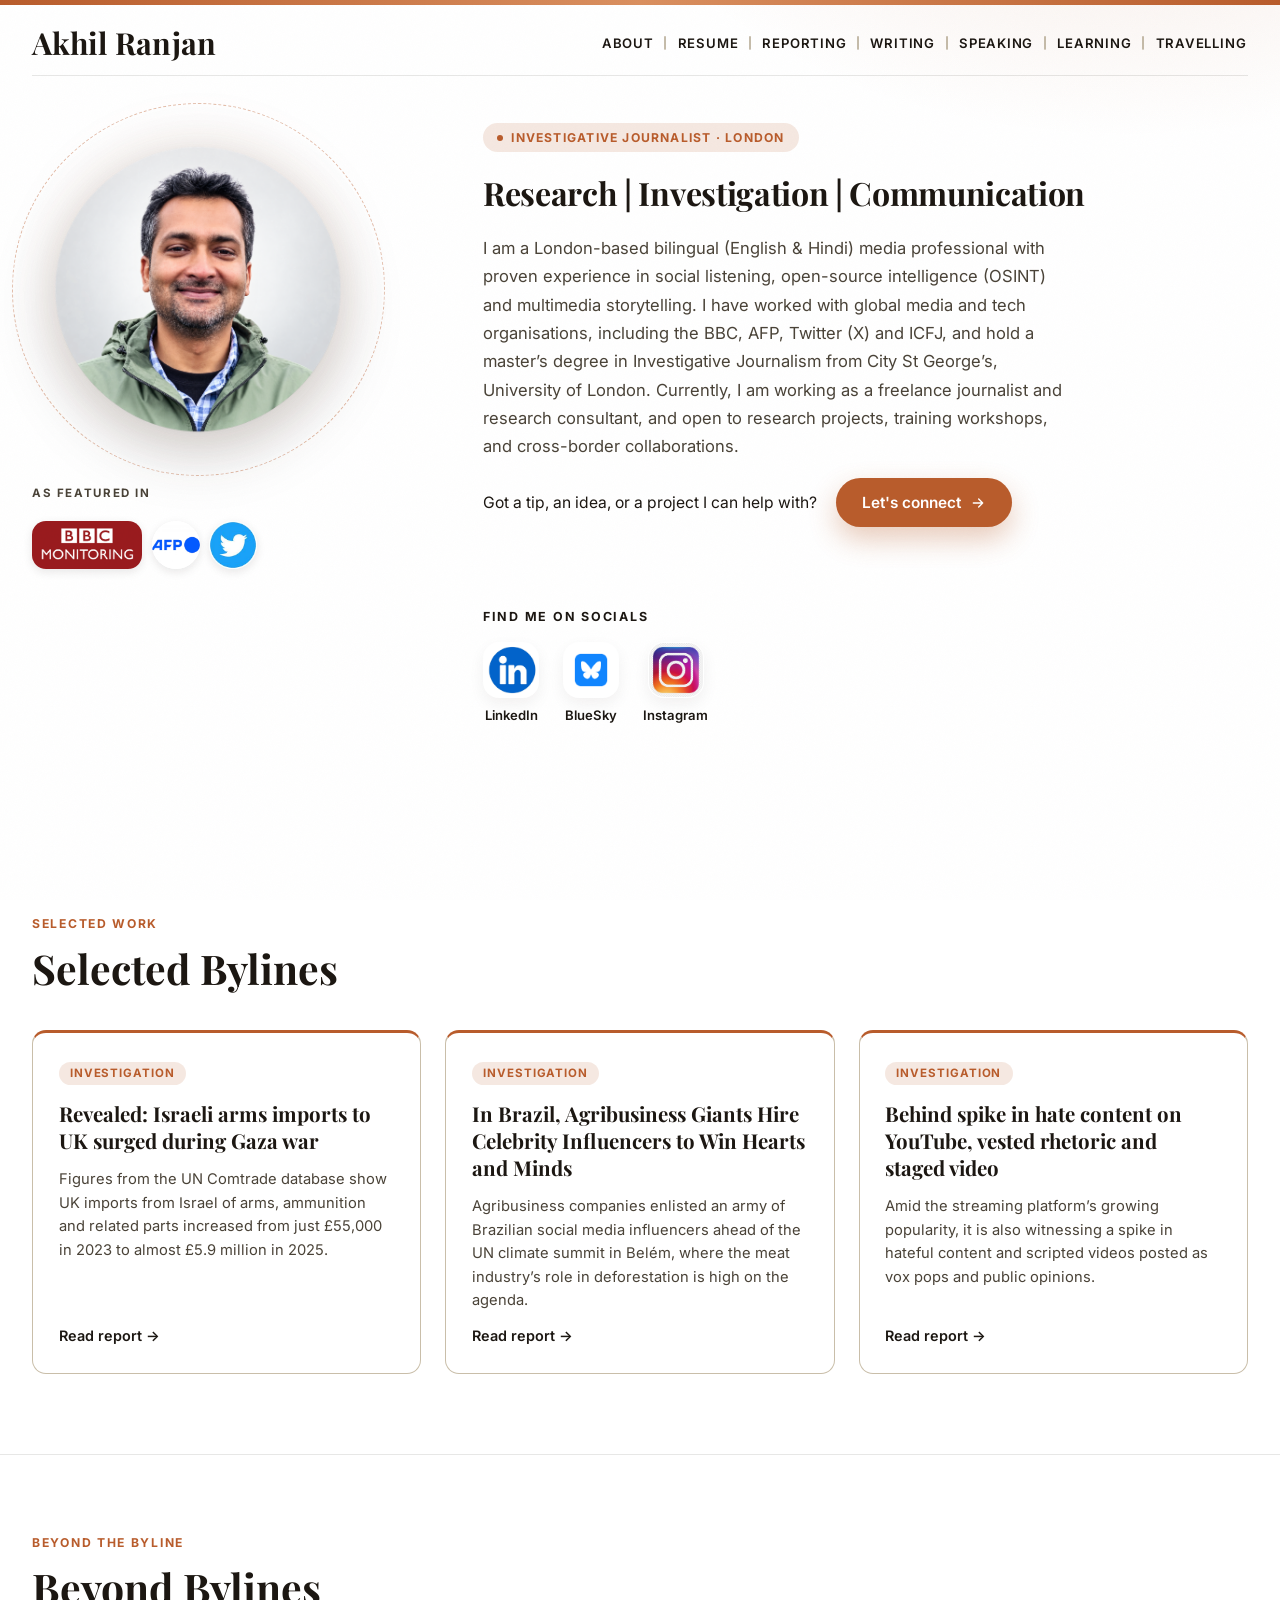
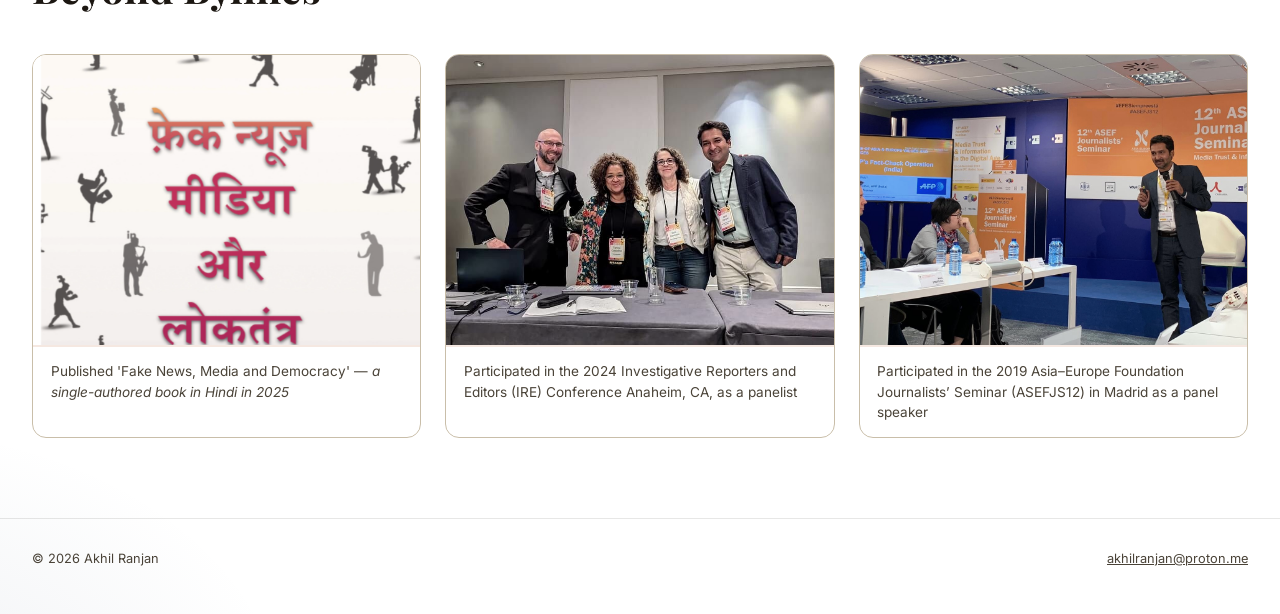
<file: index.html>
<!DOCTYPE html>
<html lang="en">
  <head>
    <meta charset="UTF-8" />
    <meta name="viewport" content="width=device-width, initial-scale=1.0" />
    <title>Akhil Ranjan | Investigative Journalist</title>
    <meta name="description" content="Akhil Ranjan is a London-based, bilingual freelance journalist specialising in uncovering organised misinformation networks and digital manipulation techniques across South Asia." />
    <meta name="theme-color" content="#FFFFFF" />
    <meta name="apple-mobile-web-app-capable" content="yes" />
    <meta property="og:title" content="Akhil Ranjan | Investigative Journalist" />
    <meta property="og:description" content="Research, investigation and communication — Akhil Ranjan is a London-based, bilingual freelance journalist covering misinformation and digital manipulation across South Asia." />
    <meta property="og:type" content="website" />
    <meta property="og:image" content="/og-image.svg" />
    <meta name="twitter:card" content="summary_large_image" />
    <meta name="twitter:title" content="Akhil Ranjan | Investigative Journalist" />
    <meta name="twitter:description" content="Research, investigation and communication — Akhil Ranjan is a London-based, bilingual freelance journalist covering misinformation and digital manipulation across South Asia." />
    <meta name="twitter:image" content="/og-image.svg" />
    <link rel="canonical" href="https://akhilranjan.com" />
    <link rel="manifest" href="/manifest.webmanifest" />
    <link rel="preconnect" href="https://fonts.googleapis.com" />
    <link rel="preconnect" href="https://fonts.gstatic.com" crossorigin />
    <link rel="stylesheet" href="landing.css" />
    <script type="application/ld+json">
      {
        "@context": "https://schema.org",
        "@type": "Person",
        "name": "Akhil Ranjan",
        "jobTitle": "Investigative Journalist",
        "url": "https://akhilranjan.com",
        "sameAs": ["https://www.linkedin.com/", "https://twitter.com/", "https://www.instagram.com/", "https://bsky.app/"],
        "knowsAbout": ["Investigative journalism", "Open-source intelligence", "Fact-checking", "Digital verification"]
      }
    </script>
  </head>
  <body class="landing-page">
    <main class="landing">
      <div class="landing__container">
        <div class="landing__topbar">
          <p class="landing__name">Akhil Ranjan</p>
          <nav class="landing__nav" aria-label="Primary navigation">
            <a href="about.html">About</a>
            <span aria-hidden="true">|</span>
            <a href="resume.html">Resume</a>
            <span aria-hidden="true">|</span>
            <a href="reporting.html">Reporting</a>
            <span aria-hidden="true">|</span>
            <a href="writing.html">Writing</a>
            <span aria-hidden="true">|</span>
             <a href="speaking.html">Speaking</a>
            <span aria-hidden="true">|</span>
           <a href="learning.html">Learning</a>
            <span aria-hidden="true">|</span>
            <a href="travelling.html">Travelling</a>
          </nav>
        </div>

        <div class="landing__grid">
          <aside class="landing__profile">
            <div class="landing__photo">
              <img src="images/akhil.png" alt="Portrait of Akhil Ranjan" width="320" height="320" />
            </div>
            <p class="landing__featured-label">As featured in</p>
            <div class="landing__logos">
              <img src="images/BBC_Monitoring.png" alt="BBC Monitoring" />
              <img src="images/afp.png" alt="AFP" />
              <img src="images/twitter.jpg" alt="Twitter" />
            </div>
          </aside>

          <section class="landing__content">
            <span class="landing__eyebrow"><span class="landing__eyebrow-dot" aria-hidden="true"></span> Investigative Journalist · London</span>
            <h1>Research | Investigation | Communication</h1>
            <p class="landing__bio">I am a London-based bilingual (English & Hindi) media professional with proven experience in social listening, open-source intelligence (OSINT) and multimedia storytelling. I have worked with global media and tech organisations, including the BBC, AFP, Twitter (X) and ICFJ, and hold a master’s degree in Investigative Journalism from City St George’s, University of London. Currently, I am working as a freelance journalist and research consultant, and open to research projects, training workshops, and cross-border collaborations.</p>

            <div class="landing__cta-row">
              <p class="landing__cta">Got a tip, an idea, or a project I can help with?</p>
              <a class="landing__cta-btn" href="mailto:akhilranjan@proton.me">
                Let's connect
                <svg width="16" height="16" viewBox="0 0 24 24" fill="none" aria-hidden="true"><path d="M5 12h14M13 6l6 6-6 6" stroke="currentColor" stroke-width="2" stroke-linecap="round" stroke-linejoin="round" /></svg>
              </a>
            </div>
             <br><br>
            <p class="landing__socials-label">Find me on socials</p>
            <div class="landing__socials">
                <a class="landing__social landing__social--linkedin" href="https://www.linkedin.com/in/akhil-ranjan-b2a595b8" target="_blank" rel="noopener noreferrer">
                <span class="landing__social-icon" aria-hidden="true">
                  <img src="images/LinkedIn.jpg" alt="" width="56" height="56" loading="lazy" />
                </span>
                <span class="landing__social-name">LinkedIn</span>
              </a>
              <a class="landing__social landing__social--bluesky" href="https://bsky.app/" target="_blank" rel="noopener noreferrer">
                <span class="landing__social-icon" aria-hidden="true">
                  <img src="images/BlueSky.png" alt="" width="56" height="56" loading="lazy" />
                </span>
                <span class="landing__social-name">BlueSky</span>
              </a>
              <a class="landing__social landing__social--instagram" href="https://www.instagram.com/rovingrumi" target="_blank" rel="noopener noreferrer">
                <span class="landing__social-icon" aria-hidden="true">
                  <img src="images/insta.jpg" alt="" width="56" height="56" loading="lazy" />
                </span>
                <span class="landing__social-name">Instagram</span>
              </a>
              
            </div>
          </section>
        </div>
      </div>
    </main>


    <section class="selected-work" id="selected-work">
      <div class="selected-work__container">
        <p class="selected-work__eyebrow">Selected Work</p>
        <h2>Selected Bylines</h2>
        <div class="selected-work__grid">
          <article class="selected-work__card">
            <span class="selected-work__tag">Investigation</span>
            <h3>Revealed: Israeli arms imports to UK surged during Gaza war</h3>
            <p>Figures from the UN Comtrade database show UK imports from Israel of arms, ammunition and related parts increased from just £55,000 in 2023 to almost £5.9 million in 2025.</p>
            <a href="https://www.declassifieduk.org/revealed-israeli-arms-imports-to-uk-surged-during-gaza-war/" target="_blank" rel="noopener noreferrer">Read report →</a>
          </article>

          <article class="selected-work__card">
            <span class="selected-work__tag">Investigation</span>
            <h3>In Brazil, Agribusiness Giants Hire Celebrity Influencers to Win Hearts and Minds</h3>
            <p>Agribusiness companies enlisted an army of Brazilian social media influencers ahead of the UN climate summit in Belém, where the meat industry’s role in deforestation is high on the agenda.</p>
            <a href="https://www.desmog.com/2025/11/16/in-brazil-agribusiness-giants-hire-celebrity-influencers-to-win-hearts-and-minds/" target="_blank" rel="noopener noreferrer">Read report →</a>
          </article>

          <article class="selected-work__card">
            <span class="selected-work__tag">Investigation</span>
            <h3>Behind spike in hate content on YouTube, vested rhetoric and staged video</h3>
            <p>Amid the streaming platform’s growing popularity, it is also witnessing a spike in hateful content and scripted videos posted as vox pops and public opinions.</p>
            <a href="https://www.newslaundry.com/2024/06/07/behind-spike-in-hate-content-on-youtube-vested-rhetoric-and-staged-video" target="_blank" rel="noopener noreferrer">Read report →</a>
          </article>
        </div>
      </div>
    </section>

    <section class="accomplishments" id="accomplishments">
      <div class="accomplishments__container">
        <p class="accomplishments__eyebrow">Beyond the Byline</p>
        <h2>Beyond Bylines</h2>
        <div class="accomplishments__grid">
          <figure>
            <img src="images/book-fake-news-media-loktantra.png" alt="Akhil Ranjan at a book launch panel for New Media Journalism" loading="lazy" />
            <figcaption>Published 'Fake News, Media and Democracy' — <em>a single-authored book in Hindi in 2025</em></figcaption>
          </figure>
          <figure>
            <img src="images/Akhil_6.jpeg" alt="Akhil Ranjan speaking on a conference panel" loading="lazy" />
            <figcaption>Participated in the 2024 Investigative Reporters and Editors (IRE) Conference Anaheim, CA, as a panelist</figcaption>
          </figure>
          <figure>
            <img src="images/Akhil_8.jpeg" alt="Akhil Ranjan at the Indian Institute of Mass Communication orientation programme" loading="lazy" />
            <figcaption>Participated in the 2019 Asia–Europe Foundation Journalists’ Seminar (ASEFJS12) in Madrid as a panel speaker</figcaption>
          </figure>
        </div>
      </div>
    </section>

    <footer class="landing__footer">
      <span>© 2026 Akhil Ranjan</span>
      <a href="mailto:akhilranjan@proton.me">akhilranjan@proton.me</a>
    </footer>

  </body>
</html>
</file>
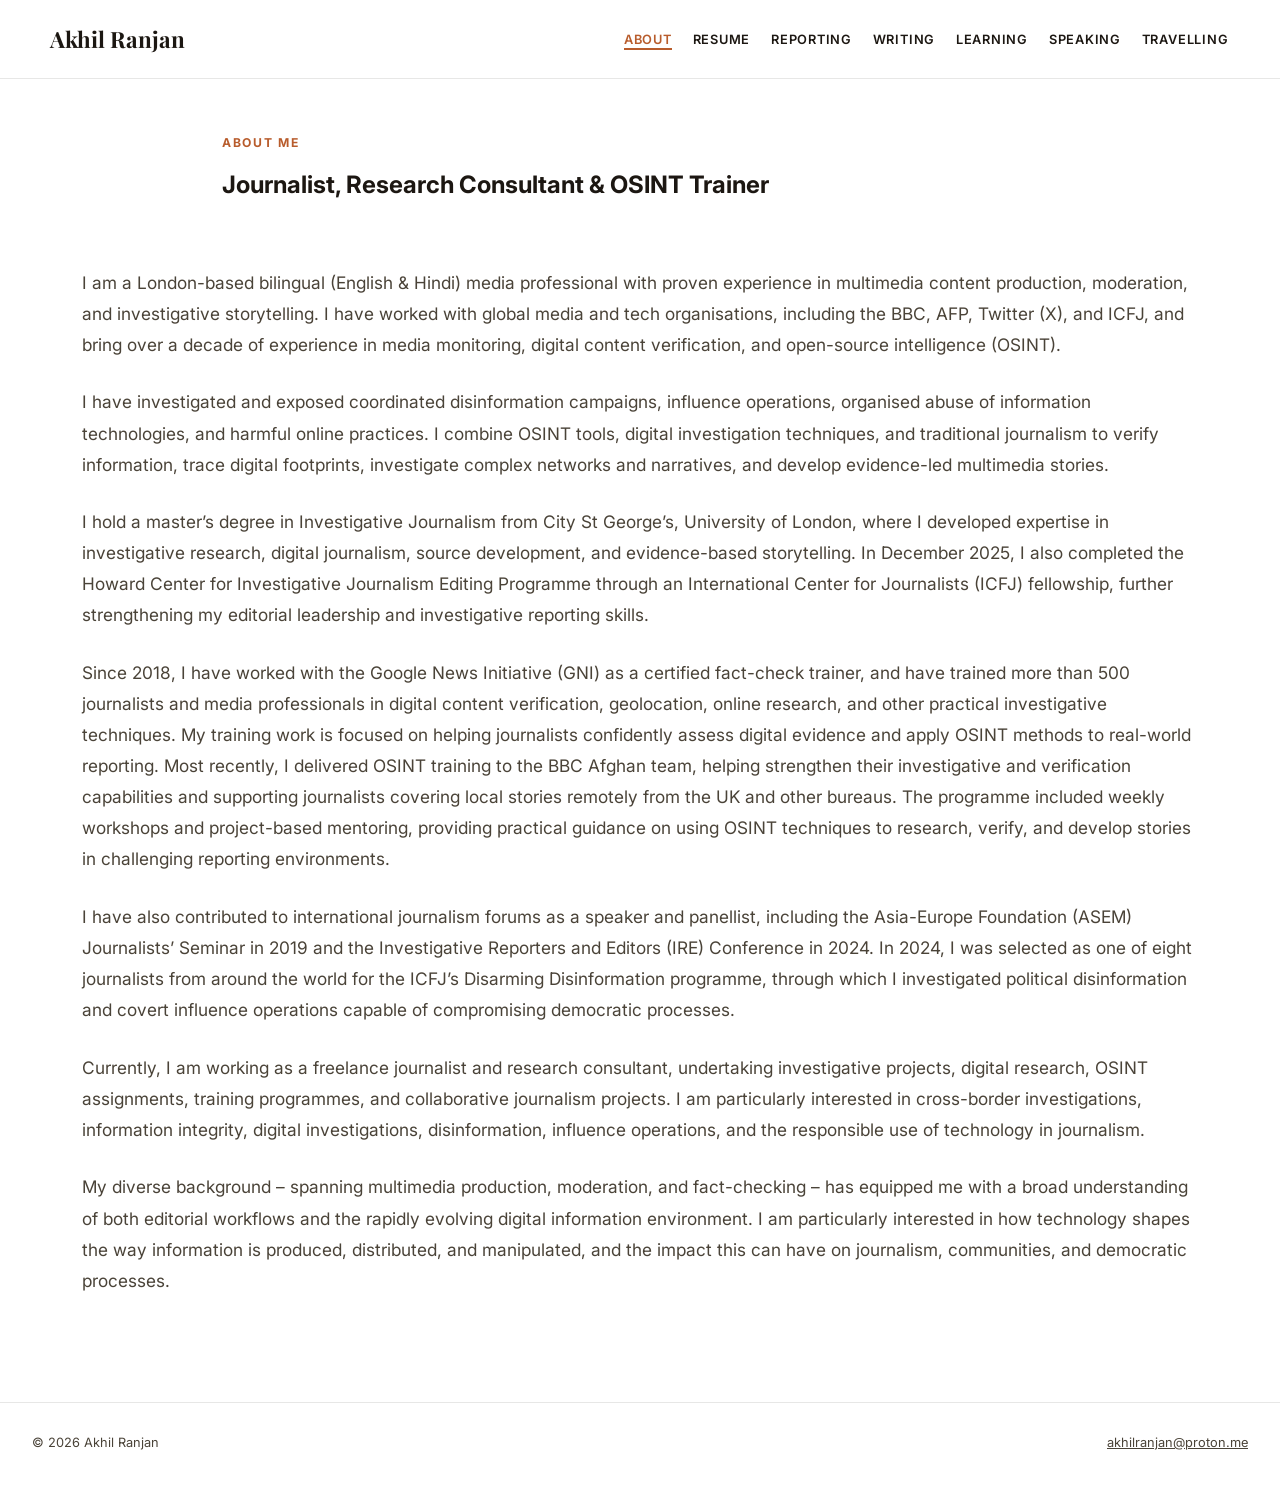
<file: about.html>
<!DOCTYPE html>
<html lang="en">
  <head>
    <meta charset="UTF-8" />
    <meta name="viewport" content="width=device-width, initial-scale=1.0" />
    <title>About | Akhil Ranjan</title>
    <meta name="description" content="About Akhil Ranjan — investigative journalist, OSINT trainer, and researcher focused on disinformation, digital manipulation, and media accountability." />
    <meta name="theme-color" content="#FFFFFF" />
    <link rel="canonical" href="https://akhilranjan.com/about.html" />
    <link rel="stylesheet" href="landing.css" />
    <link rel="stylesheet" href="content-page.css" />
  </head>
  <body class="content-page">
    <header class="cp-header">
      <div class="cp-header__inner">
        <a class="cp-brand" href="index.html">Akhil Ranjan</a>
        <nav class="cp-nav" aria-label="Primary navigation">
          <a href="about.html" aria-current="page">About</a>
          <a href="resume.html">Resume</a>
          <a href="reporting.html">Reporting</a>
          <a href="writing.html">Writing</a>
          <a href="learning.html">Learning</a>
          <a href="speaking.html">Speaking</a>
          <a href="travelling.html">Travelling</a>
        </nav>
      </div>
    </header>
    <section class="cp-hero">
      <p class="cp-eyebrow">About Me</p>
      <h2>Journalist, Research Consultant & OSINT Trainer</h2>
    </section>

    <main class="cp-main cp-main--about">
      <div class="cp-about-copy">
        <p class="cp-about-intro">
         I am a London-based bilingual (English & Hindi) media professional with proven experience in multimedia content production, moderation, and investigative storytelling. I have worked with global media and tech organisations, including the BBC, AFP, Twitter (X), and ICFJ, and bring over a decade of experience in media monitoring, digital content verification, and open-source intelligence (OSINT).
        </p>

        <p>
        I have investigated and exposed coordinated disinformation campaigns, influence operations, organised abuse of information technologies, and harmful online practices. I combine OSINT tools, digital investigation techniques, and traditional journalism to verify information, trace digital footprints, investigate complex networks and narratives, and develop evidence-led multimedia stories.
        </p>
        <p>
         I hold a master’s degree in Investigative Journalism from City St George’s, University of London, where I developed expertise in investigative research, digital journalism, source development, and evidence-based storytelling. In December 2025, I also completed the Howard Center for Investigative Journalism Editing Programme through an International Center for Journalists (ICFJ) fellowship, further strengthening my editorial leadership and investigative reporting skills.
        </p>
        <p>
         Since 2018, I have worked with the Google News Initiative (GNI) as a certified fact-check trainer, and have trained more than 500 journalists and media professionals in digital content verification, geolocation, online research, and other practical investigative techniques. My training work is focused on helping journalists confidently assess digital evidence and apply OSINT methods to real-world reporting. Most recently, I delivered OSINT training to the BBC Afghan team, helping strengthen their investigative and verification capabilities and supporting journalists covering local stories remotely from the UK and other bureaus. The programme included weekly workshops and project-based mentoring, providing practical guidance on using OSINT techniques to research, verify, and develop stories in challenging reporting environments.
        </p>
        <p>
          I have also contributed to international journalism forums as a speaker and panellist, including the Asia-Europe Foundation (ASEM) Journalists’ Seminar in 2019 and the Investigative Reporters and Editors (IRE) Conference in 2024. In 2024, I was selected as one of eight journalists from around the world for the ICFJ’s Disarming Disinformation programme, through which I investigated political disinformation and covert influence operations capable of compromising democratic processes.
        </p>
        <p> Currently, I am working as a freelance journalist and research consultant, undertaking investigative projects, digital research, OSINT assignments, training programmes, and collaborative journalism projects. I am particularly interested in cross-border investigations, information integrity, digital investigations, disinformation, influence operations, and the responsible use of technology in journalism.</p>
         <p>My diverse background – spanning multimedia production, moderation, and fact-checking – has equipped me with a broad understanding of both editorial workflows and the rapidly evolving digital information environment. I am particularly interested in how technology shapes the way information is produced, distributed, and manipulated, and the impact this can have on journalism, communities, and democratic processes.</p>
      </div>

  
    </main>

    <footer class="landing__footer">
      <span>© 2026 Akhil Ranjan</span>
      <a href="mailto:akhilranjan@proton.me">akhilranjan@proton.me</a>
    </footer>
  </body>
</html>
</file>
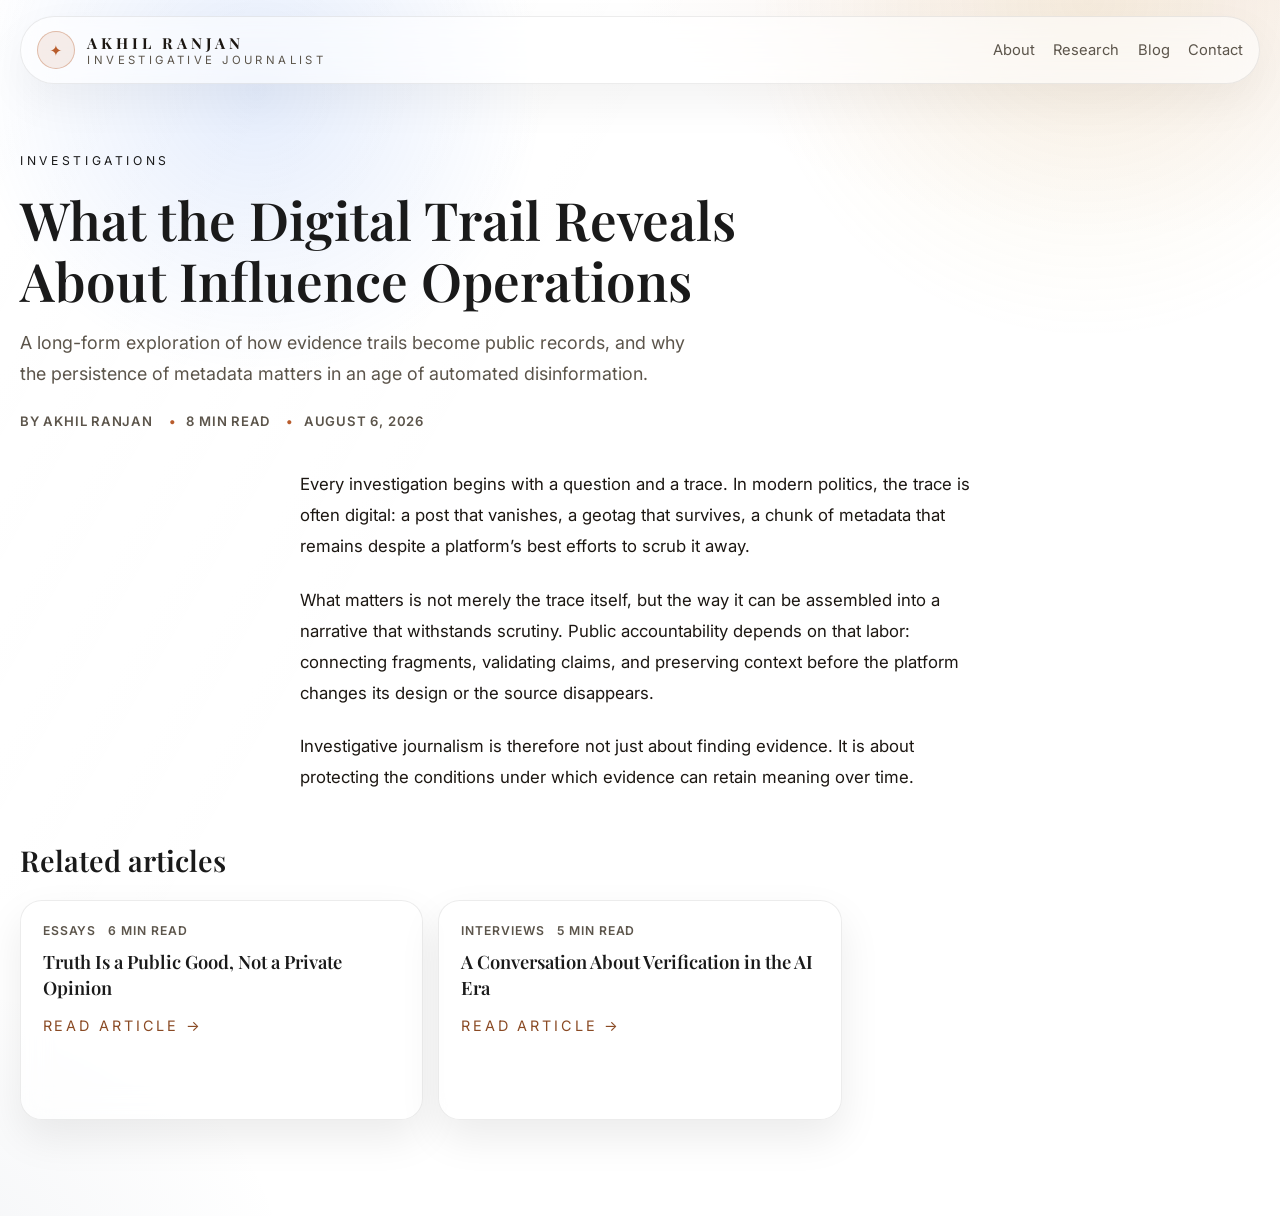
<file: article.html>
<!DOCTYPE html>
<html lang="en">
  <head>
    <meta charset="UTF-8" />
    <meta name="viewport" content="width=device-width, initial-scale=1.0" />
    <title>What the Digital Trail Reveals About Influence Operations | Akhil Ranjan</title>
    <meta name="description" content="An investigative article exploring how digital trails become the backbone of public accountability in modern politics." />
    <meta name="theme-color" content="#FFFFFF" />
    <meta property="og:title" content="What the Digital Trail Reveals About Influence Operations" />
    <meta property="og:description" content="An investigative article exploring how digital trails become the backbone of public accountability in modern politics." />
    <meta property="og:type" content="article" />
    <meta property="og:image" content="/og-image.svg" />
    <meta name="twitter:card" content="summary_large_image" />
    <link rel="canonical" href="https://akhilranjan.com/article.html" />
    <link rel="stylesheet" href="styles.css" />
    <link rel="stylesheet" href="pages-theme.css" />
    <script type="application/ld+json">
      {
        "@context": "https://schema.org",
        "@type": "Article",
        "headline": "What the Digital Trail Reveals About Influence Operations",
        "author": { "@type": "Person", "name": "Akhil Ranjan" },
        "publisher": { "@type": "Organization", "name": "Akhil Ranjan" },
        "datePublished": "2026-08-06"
      }
    </script>
  </head>
  <body class="light-mode">
    <main class="page-shell article-page">
      <header class="nav-shell">
        <a href="index.html" class="brand">
          <span class="brand__mark">✦</span>
          <span>
            <strong>Akhil Ranjan</strong>
            <small>Investigative Journalist</small>
          </span>
        </a>
        <nav class="nav-links" aria-label="Primary navigation">
          <a href="index.html#about">About</a>
          <a href="index.html#research">Research</a>
          <a href="index.html#blog">Blog</a>
          <a href="index.html#contact">Contact</a>
        </nav>
      </header>

      <section class="article-hero reveal">
        <p class="section-label">Investigations</p>
        <h1>What the Digital Trail Reveals About Influence Operations</h1>
        <p class="article-lead">A long-form exploration of how evidence trails become public records, and why the persistence of metadata matters in an age of automated disinformation.</p>
        <div class="article-meta">
          <span>By Akhil Ranjan</span>
          <span>8 min read</span>
          <span>August 6, 2026</span>
        </div>
      </section>

      <section class="article-body reveal">
        <p>Every investigation begins with a question and a trace. In modern politics, the trace is often digital: a post that vanishes, a geotag that survives, a chunk of metadata that remains despite a platform’s best efforts to scrub it away.</p>
        <p>What matters is not merely the trace itself, but the way it can be assembled into a narrative that withstands scrutiny. Public accountability depends on that labor: connecting fragments, validating claims, and preserving context before the platform changes its design or the source disappears.</p>
        <p>Investigative journalism is therefore not just about finding evidence. It is about protecting the conditions under which evidence can retain meaning over time.</p>
      </section>

      <section class="article-related reveal">
        <h2>Related articles</h2>
        <div class="blog-grid">
          <article class="panel blog-card">
            <div class="blog-card__meta"><span>Essays</span><span>6 min read</span></div>
            <h3>Truth Is a Public Good, Not a Private Opinion</h3>
            <a class="text-link" href="article.html">Read article →</a>
          </article>
          <article class="panel blog-card">
            <div class="blog-card__meta"><span>Interviews</span><span>5 min read</span></div>
            <h3>A Conversation About Verification in the AI Era</h3>
            <a class="text-link" href="article.html">Read article →</a>
          </article>
        </div>
      </section>
    </main>

    <script src="script.js"></script>
  </body>
</html>
</file>
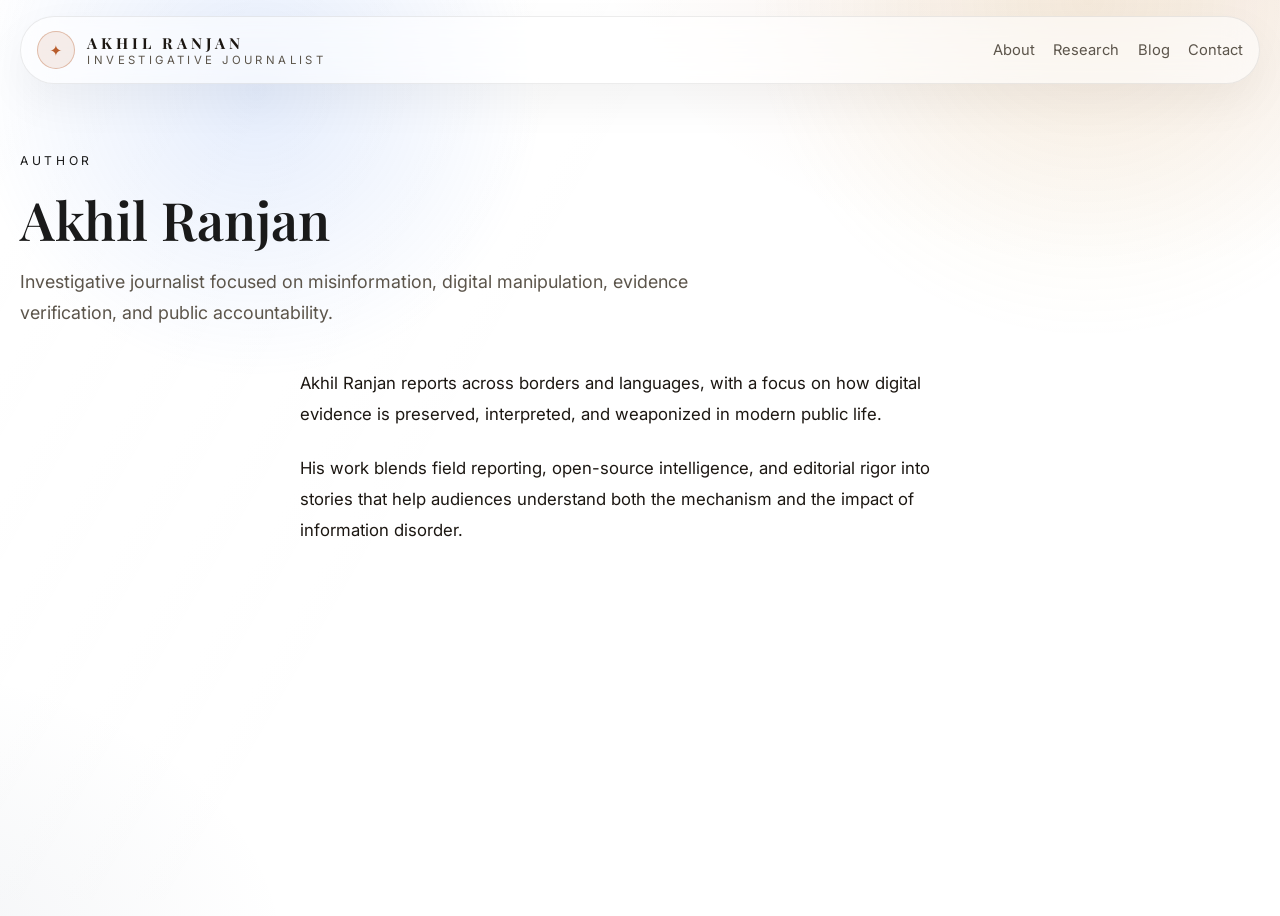
<file: author.html>
<!DOCTYPE html>
<html lang="en">
  <head>
    <meta charset="UTF-8" />
    <meta name="viewport" content="width=device-width, initial-scale=1.0" />
    <title>Author Page | Akhil Ranjan</title>
    <meta name="description" content="Author profile for Akhil Ranjan, investigative journalist covering influence operations, public accountability, and digital verification." />
    <meta name="theme-color" content="#FFFFFF" />
    <meta property="og:title" content="Author Page | Akhil Ranjan" />
    <meta property="og:description" content="Author profile for Akhil Ranjan, investigative journalist covering influence operations, public accountability, and digital verification." />
    <meta property="og:type" content="profile" />
    <meta property="og:image" content="/og-image.svg" />
    <meta name="twitter:card" content="summary_large_image" />
    <link rel="canonical" href="https://akhilranjan.com/author.html" />
    <link rel="stylesheet" href="styles.css" />
    <link rel="stylesheet" href="pages-theme.css" />
  </head>
  <body class="light-mode">
    <main class="page-shell article-page">
      <header class="nav-shell">
        <a href="index.html" class="brand">
          <span class="brand__mark">✦</span>
          <span>
            <strong>Akhil Ranjan</strong>
            <small>Investigative Journalist</small>
          </span>
        </a>
        <nav class="nav-links" aria-label="Primary navigation">
          <a href="index.html#about">About</a>
          <a href="index.html#research">Research</a>
          <a href="index.html#blog">Blog</a>
          <a href="index.html#contact">Contact</a>
        </nav>
      </header>

      <section class="article-hero reveal">
        <p class="section-label">Author</p>
        <h1>Akhil Ranjan</h1>
        <p class="article-lead">Investigative journalist focused on misinformation, digital manipulation, evidence verification, and public accountability.</p>
      </section>

      <section class="article-body reveal">
        <p>Akhil Ranjan reports across borders and languages, with a focus on how digital evidence is preserved, interpreted, and weaponized in modern public life.</p>
        <p>His work blends field reporting, open-source intelligence, and editorial rigor into stories that help audiences understand both the mechanism and the impact of information disorder.</p>
      </section>
    </main>

    <script src="script.js"></script>
  </body>
</html>
</file>
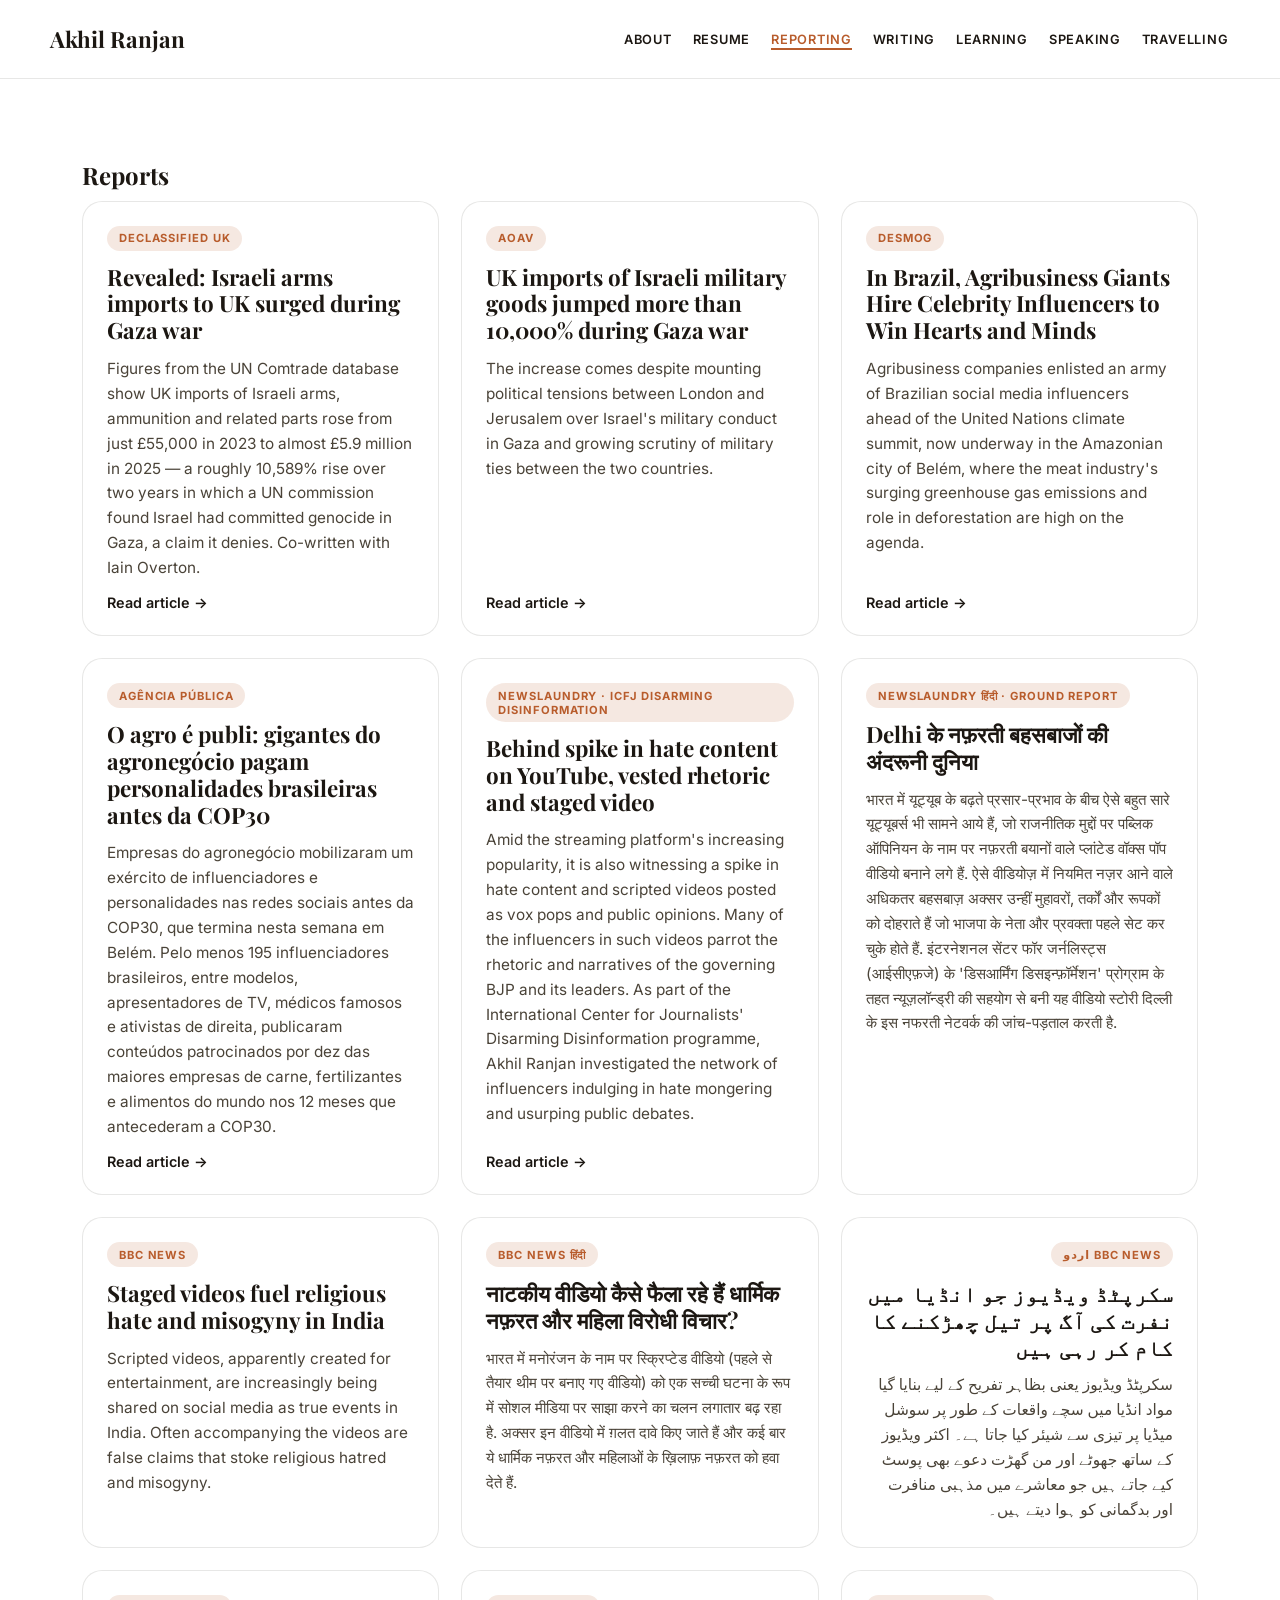
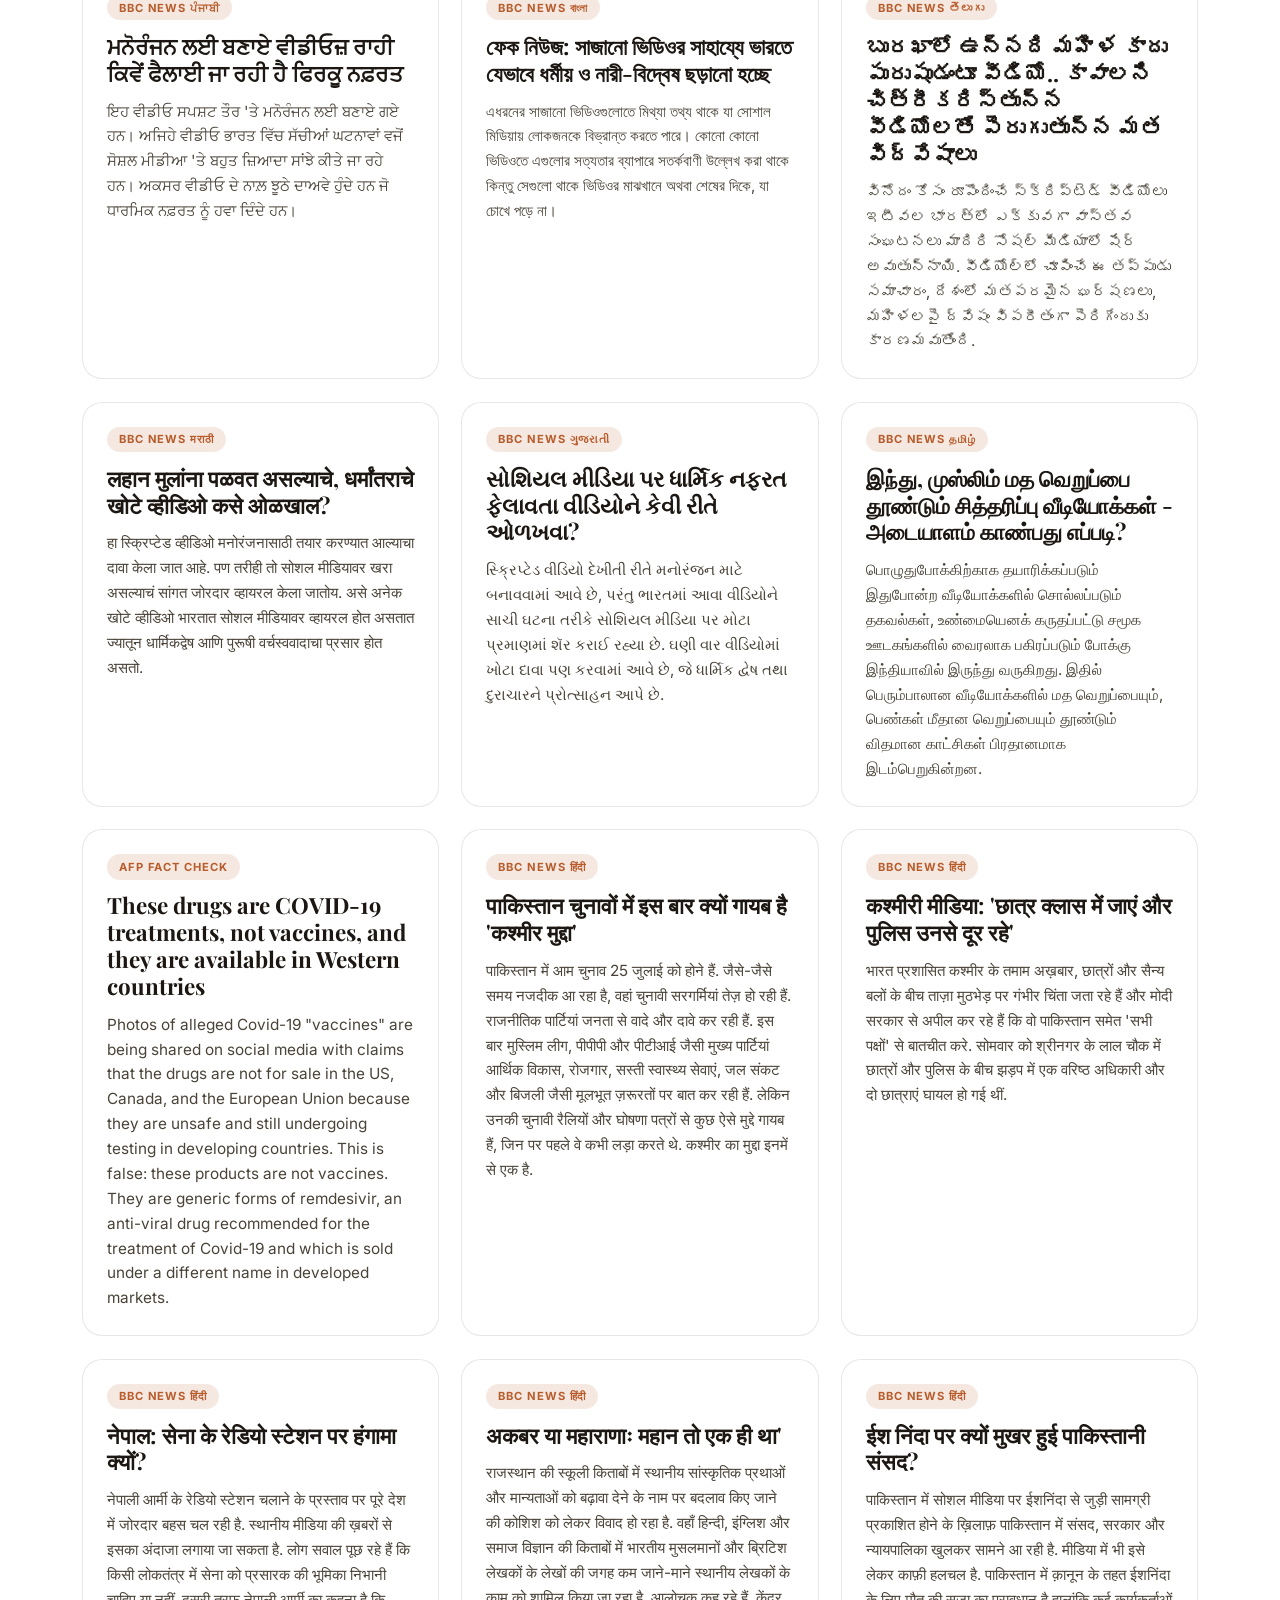
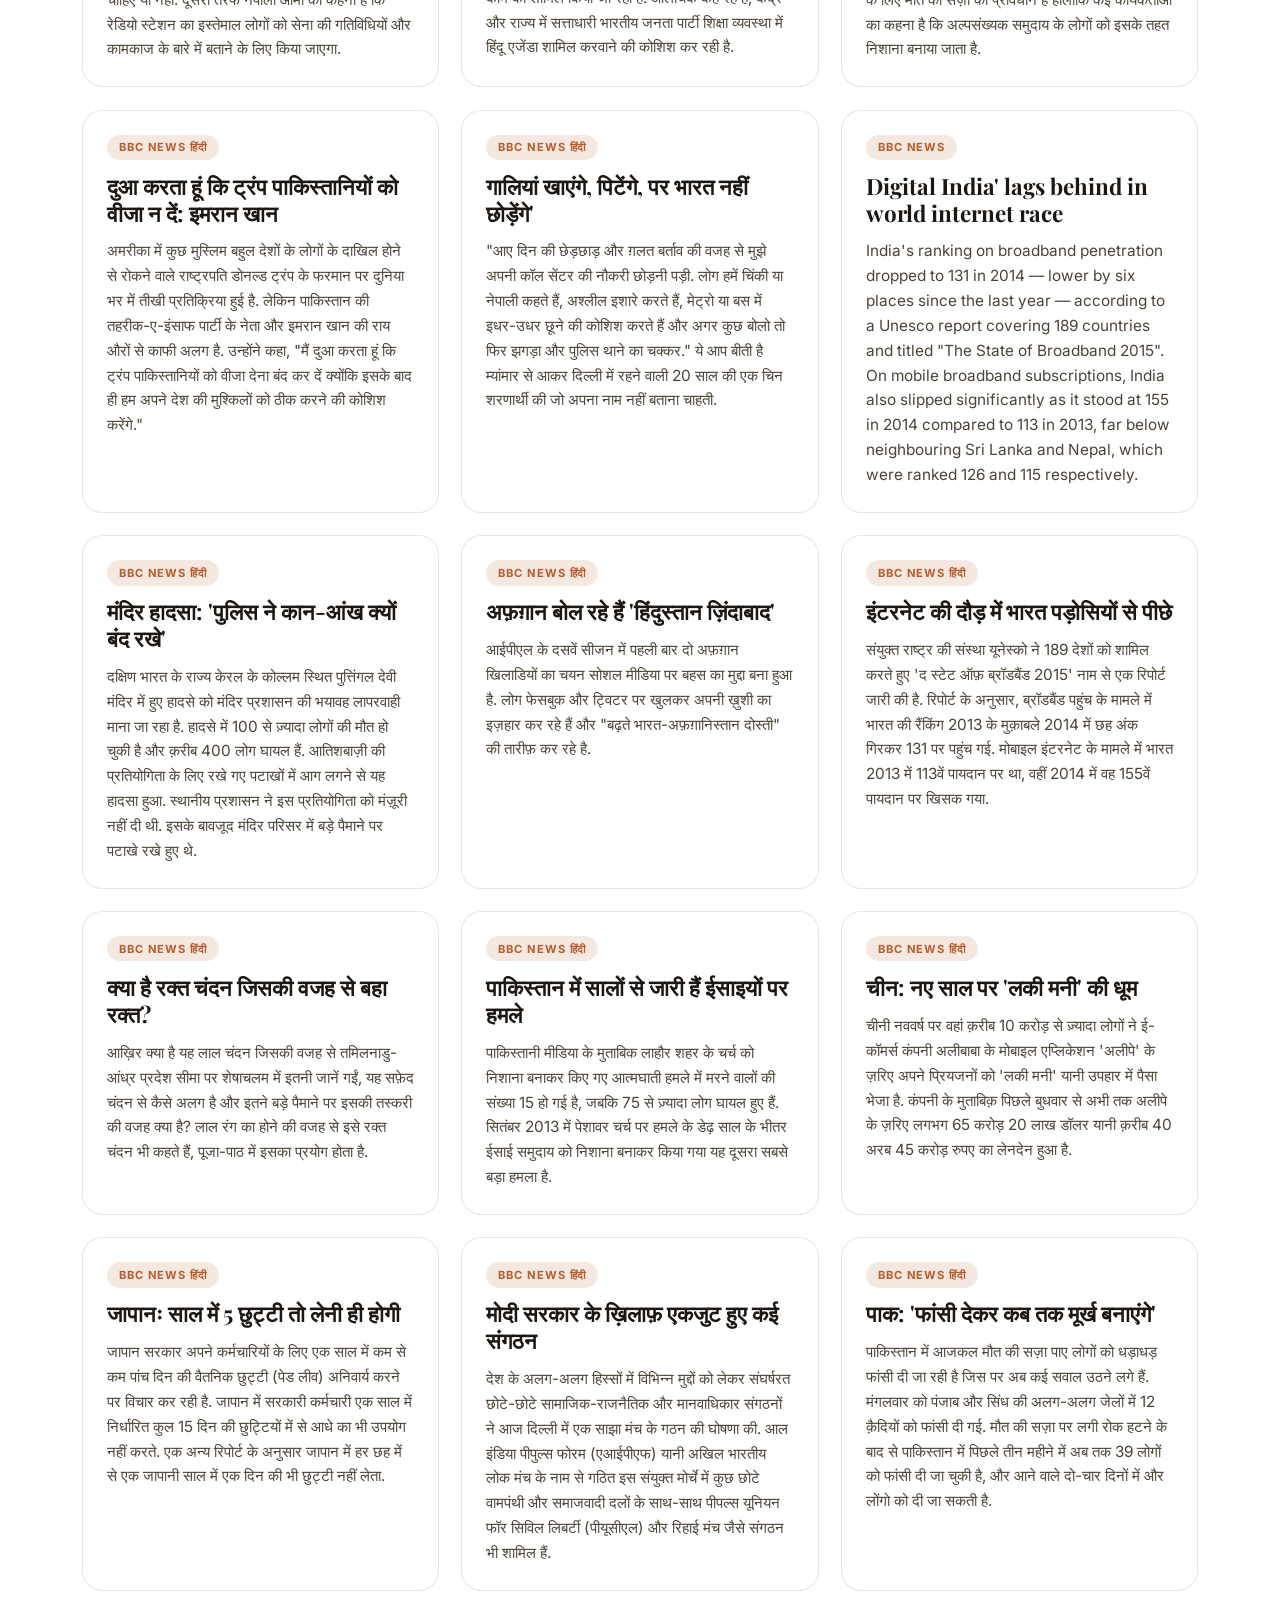
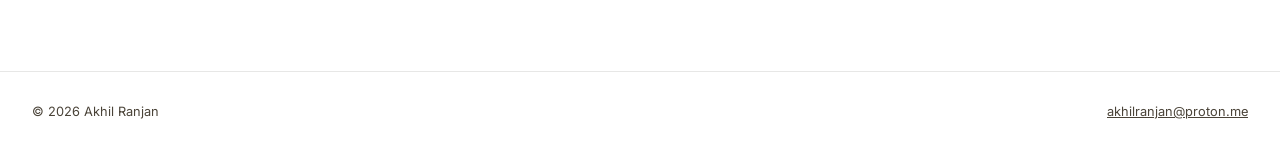
<file: reporting.html>
<!DOCTYPE html>
<html lang="en">
  <head>
    <meta charset="UTF-8" />
    <meta name="viewport" content="width=device-width, initial-scale=1.0" />
    <title>Reporting | Akhil Ranjan</title>
    <meta name="description" content="Text reports and articles by Akhil Ranjan, investigative journalist covering misinformation and digital manipulation." />
    <meta name="theme-color" content="#FFFFFF" />
    <link rel="canonical" href="https://akhilranjan.com/reporting.html" />
    <link rel="stylesheet" href="landing.css" />
    <link rel="stylesheet" href="content-page.css" />
  </head>
  <body class="content-page">
    <header class="cp-header">
      <div class="cp-header__inner">
        <a class="cp-brand" href="index.html">Akhil Ranjan</a>
        <nav class="cp-nav" aria-label="Primary navigation">
          <a href="about.html">About</a>
          <a href="resume.html">Resume</a>
          <a href="reporting.html" aria-current="page">Reporting</a>
          <a href="writing.html">Writing</a>
          <a href="learning.html">Learning</a>
          <a href="speaking.html">Speaking</a>
          <a href="travelling.html">Travelling</a>
        </nav>
      </div>
    </header>
    <main class="cp-main">
      <div class="cp-section">
      </div>

      <div class="cp-section">
        <h2>Reports</h2>
        <div class="cp-grid cp-grid--3">
          <article class="cp-card">
            <span class="cp-card__tag">Declassified UK</span>
            <h3>Revealed: Israeli arms imports to UK surged during Gaza war</h3>
            <p>Figures from the UN Comtrade database show UK imports of Israeli arms, ammunition and related parts rose from just £55,000 in 2023 to almost £5.9 million in 2025 — a roughly 10,589% rise over two years in which a UN commission found Israel had committed genocide in Gaza, a claim it denies. Co-written with Iain Overton.</p>
            <a href="https://www.declassifieduk.org/revealed-israeli-arms-imports-to-uk-surged-during-gaza-war/" target="_blank" rel="noopener">Read article →</a>
          </article>
          <article class="cp-card">
            <span class="cp-card__tag">AOAV</span>
            <h3>UK imports of Israeli military goods jumped more than 10,000% during Gaza war</h3>
            <p>The increase comes despite mounting political tensions between London and Jerusalem over Israel's military conduct in Gaza and growing scrutiny of military ties between the two countries.</p>
            <a href="https://aoav.org.uk/2026/uk-imports-of-israeli-military-goods-jumped-more-than-10000-during-gaza-war/" target="_blank" rel="noopener">Read article →</a>
          </article>
          <article class="cp-card">
            <span class="cp-card__tag">DeSmog</span>
            <h3>In Brazil, Agribusiness Giants Hire Celebrity Influencers to Win Hearts and Minds</h3>
            <p>Agribusiness companies enlisted an army of Brazilian social media influencers ahead of the United Nations climate summit, now underway in the Amazonian city of Belém, where the meat industry's surging greenhouse gas emissions and role in deforestation are high on the agenda.</p>
            <a href="https://www.desmog.com/2025/11/16/in-brazil-agribusiness-giants-hire-celebrity-influencers-to-win-hearts-and-minds/" target="_blank" rel="noopener">Read article →</a>
          </article>
          <article class="cp-card">
            <span class="cp-card__tag">Agência Pública</span>
            <h3>O agro é publi: gigantes do agronegócio pagam personalidades brasileiras antes da COP30</h3>
            <p>Empresas do agronegócio mobilizaram um exército de influenciadores e personalidades nas redes sociais antes da COP30, que termina nesta semana em Belém. Pelo menos 195 influenciadores brasileiros, entre modelos, apresentadores de TV, médicos famosos e ativistas de direita, publicaram conteúdos patrocinados por dez das maiores empresas de carne, fertilizantes e alimentos do mundo nos 12 meses que antecederam a COP30.</p>
            <a href="https://apublica.org/2025/12/in-brazil-agribusiness-giants-hire-celebrity-influencers-to-win-hearts-and-minds/" target="_blank" rel="noopener">Read article →</a>
          </article>
          <article class="cp-card">
            <span class="cp-card__tag">Newslaundry · ICFJ Disarming Disinformation</span>
            <h3>Behind spike in hate content on YouTube, vested rhetoric and staged video</h3>
            <p>Amid the streaming platform's increasing popularity, it is also witnessing a spike in hate content and scripted videos posted as vox pops and public opinions. Many of the influencers in such videos parrot the rhetoric and narratives of the governing BJP and its leaders. As part of the International Center for Journalists' Disarming Disinformation programme, Akhil Ranjan investigated the network of influencers indulging in hate mongering and usurping public debates.</p>
            <a href="https://www.newslaundry.com/2024/06/07/behind-spike-in-hate-content-on-youtube-vested-rhetoric-and-staged-video" target="_blank" rel="noopener">Read article →</a>
          </article>
          <article class="cp-card">
            <span class="cp-card__tag">Newslaundry हिंदी · Ground Report</span>
            <h3>Delhi के नफ़रती बहसबाजों की अंदरूनी दुनिया</h3>
            <p>भारत में यूट्यूब के बढ़ते प्रसार-प्रभाव के बीच ऐसे बहुत सारे यूट्यूबर्स भी सामने आये हैं, जो राजनीतिक मुद्दों पर पब्लिक ऑपिनियन के नाम पर नफ़रती बयानों वाले प्लांटेड वॉक्स पॉप वीडियो बनाने लगे हैं. ऐसे वीडियोज़ में नियमित नज़र आने वाले अधिकतर बहसबाज़ अक्सर उन्हीं मुहावरों, तर्कों और रूपकों को दोहराते हैं जो भाजपा के नेता और प्रवक्ता पहले सेट कर चुके होते हैं. इंटरनेशनल सेंटर फॉर जर्नलिस्ट्स (आईसीएफ़जे) के 'डिसआर्मिंग डिसइन्फ़ॉर्मेशन' प्रोग्राम के तहत न्यूज़लॉन्ड्री की सहयोग से बनी यह वीडियो स्टोरी दिल्ली के इस नफरती नेटवर्क की जांच-पड़ताल करती है.</p>
          </article>
          <article class="cp-card">
            <span class="cp-card__tag">BBC News</span>
            <h3>Staged videos fuel religious hate and misogyny in India</h3>
            <p>Scripted videos, apparently created for entertainment, are increasingly being shared on social media as true events in India. Often accompanying the videos are false claims that stoke religious hatred and misogyny.</p>
          </article>
          <article class="cp-card">
            <span class="cp-card__tag">BBC News हिंदी</span>
            <h3>नाटकीय वीडियो कैसे फैला रहे हैं धार्मिक नफ़रत और महिला विरोधी विचार?</h3>
            <p>भारत में मनोरंजन के नाम पर स्क्रिप्टेड वीडियो (पहले से तैयार थीम पर बनाए गए वीडियो) को एक सच्ची घटना के रूप में सोशल मीडिया पर साझा करने का चलन लगातार बढ़ रहा है. अक्सर इन वीडियो में ग़लत दावे किए जाते हैं और कई बार ये धार्मिक नफ़रत और महिलाओं के ख़िलाफ़ नफ़रत को हवा देते हैं.</p>
          </article>
          <article class="cp-card" dir="rtl">
            <span class="cp-card__tag">BBC News اردو</span>
            <h3>سکرپٹڈ ویڈیوز جو انڈیا میں نفرت کی آگ پر تیل چھڑکنے کا کام کر رہی ہیں</h3>
            <p>سکرپٹڈ ویڈیوز یعنی بظاہر تفریح کے لیے بنایا گیا مواد انڈیا میں سچے واقعات کے طور پر سوشل میڈیا پر تیزی سے شیئر کیا جاتا ہے۔ اکثر ویڈیوز کے ساتھ جھوٹے اور من گھڑت دعوے بھی پوسٹ کیے جاتے ہیں جو معاشرے میں مذہبی منافرت اور بدگمانی کو ہوا دیتے ہیں۔</p>
          </article>
          <article class="cp-card">
            <span class="cp-card__tag">BBC News ਪੰਜਾਬੀ</span>
            <h3>ਮਨੋਰੰਜਨ ਲਈ ਬਣਾਏ ਵੀਡੀਓਜ਼ ਰਾਹੀ ਕਿਵੇਂ ਫੈਲਾਈ ਜਾ ਰਹੀ ਹੈ ਫਿਰਕੂ ਨਫ਼ਰਤ</h3>
            <p>ਇਹ ਵੀਡੀਓ ਸਪਸ਼ਟ ਤੌਰ 'ਤੇ ਮਨੋਰੰਜਨ ਲਈ ਬਣਾਏ ਗਏ ਹਨ। ਅਜਿਹੇ ਵੀਡੀਓ ਭਾਰਤ ਵਿੱਚ ਸੱਚੀਆਂ ਘਟਨਾਵਾਂ ਵਜੋਂ ਸੋਸ਼ਲ ਮੀਡੀਆ 'ਤੇ ਬਹੁਤ ਜ਼ਿਆਦਾ ਸਾਂਝੇ ਕੀਤੇ ਜਾ ਰਹੇ ਹਨ। ਅਕਸਰ ਵੀਡੀਓ ਦੇ ਨਾਲ਼ ਝੂਠੇ ਦਾਅਵੇ ਹੁੰਦੇ ਹਨ ਜੋ ਧਾਰਮਿਕ ਨਫ਼ਰਤ ਨੂੰ ਹਵਾ ਦਿੰਦੇ ਹਨ।</p>
          </article>
          <article class="cp-card">
            <span class="cp-card__tag">BBC News বাংলা</span>
            <h3>ফেক নিউজ: সাজানো ভিডিওর সাহায্যে ভারতে যেভাবে ধর্মীয় ও নারী-বিদ্বেষ ছড়ানো হচ্ছে</h3>
            <p>এধরনের সাজানো ভিডিওগুলোতে মিথ্যা তথ্য থাকে যা সোশাল মিডিয়ায় লোকজনকে বিভ্রান্ত করতে পারে। কোনো কোনো ভিডিওতে এগুলোর সত্যতার ব্যাপারে সতর্কবাণী উল্লেখ করা থাকে কিন্তু সেগুলো থাকে ভিডিওর মাঝখানে অথবা শেষের দিকে, যা চোখে পড়ে না।</p>
          </article>
          <article class="cp-card">
            <span class="cp-card__tag">BBC News తెలుగు</span>
            <h3>బురఖాలో ఉన్నది మహిళ కాదు పురుషుడంటూ వీడియో.. కావాలని చిత్రీకరిస్తున్న వీడియోలతో పెరుగుతున్న మత విద్వేషాలు</h3>
            <p>వినోదం కోసం రూపొందించే స్క్రిప్టెడ్ వీడియోలు ఇటీవల భారత్‌లో ఎక్కువగా వాస్తవ సంఘటనలు మాదిరి సోషల్ మీడియాలో షేర్ అవుతున్నాయి. వీడియోల్లో చూపించే ఈ తప్పుడు సమాచారం, దేశంలో మతపరమైన ఘర్షణలు, మహిళలపై ద్వేషం విపరీతంగా పెరిగేందుకు కారణమవుతోంది.</p>
          </article>
          <article class="cp-card">
            <span class="cp-card__tag">BBC News मराठी</span>
            <h3>लहान मुलांना पळवत असल्याचे, धर्मांतराचे खोटे व्हीडिओ कसे ओळखाल?</h3>
            <p>हा स्क्रिप्टेड व्हीडिओ मनोरंजनासाठी तयार करण्यात आल्याचा दावा केला जात आहे. पण तरीही तो सोशल मीडियावर खरा असल्याचं सांगत जोरदार व्हायरल केला जातोय. असे अनेक खोटे व्हीडिओ भारतात सोशल मीडियावर व्हायरल होत असतात ज्यातून धार्मिकद्वेष आणि पुरूषी वर्चस्ववादाचा प्रसार होत असतो.</p>
          </article>
          <article class="cp-card">
            <span class="cp-card__tag">BBC News ગુજરાતી</span>
            <h3>સોશિયલ મીડિયા પર ધાર્મિક નફરત ફેલાવતા વીડિયોને કેવી રીતે ઓળખવા?</h3>
            <p>સ્ક્રિપ્ટેડ વીડિયો દેખીતી રીતે મનોરંજન માટે બનાવવામાં આવે છે, પરંતુ ભારતમાં આવા વીડિયોને સાચી ઘટના તરીકે સોશિયલ મીડિયા પર મોટા પ્રમાણમાં શૅર કરાઈ રહ્યા છે. ઘણી વાર વીડિયોમાં ખોટા દાવા પણ કરવામાં આવે છે, જે ધાર્મિક દ્વેષ તથા દુરાચારને પ્રોત્સાહન આપે છે.</p>
          </article>
          <article class="cp-card">
            <span class="cp-card__tag">BBC News தமிழ்</span>
            <h3>இந்து, முஸ்லிம் மத வெறுப்பை தூண்டும் சித்தரிப்பு வீடியோக்கள் - அடையாளம் காண்பது எப்படி?</h3>
            <p>பொழுதுபோக்கிற்காக தயாரிக்கப்படும் இதுபோன்ற வீடியோக்களில் சொல்லப்படும் தகவல்கள், உண்மையெனக் கருதப்பட்டு சமூக ஊடகங்களில் வைரலாக பகிரப்படும் போக்கு இந்தியாவில் இருந்து வருகிறது. இதில் பெரும்பாலான வீடியோக்களில் மத வெறுப்பையும், பெண்கள் மீதான வெறுப்பையும் தூண்டும் விதமான காட்சிகள் பிரதானமாக இடம்பெறுகின்றன.</p>
          </article>
          <article class="cp-card">
            <span class="cp-card__tag">AFP Fact Check</span>
            <h3>These drugs are COVID-19 treatments, not vaccines, and they are available in Western countries</h3>
            <p>Photos of alleged Covid-19 "vaccines" are being shared on social media with claims that the drugs are not for sale in the US, Canada, and the European Union because they are unsafe and still undergoing testing in developing countries. This is false: these products are not vaccines. They are generic forms of remdesivir, an anti-viral drug recommended for the treatment of Covid-19 and which is sold under a different name in developed markets.</p>
          </article>
          <article class="cp-card">
            <span class="cp-card__tag">BBC News हिंदी</span>
            <h3>पाकिस्तान चुनावों में इस बार क्यों गायब है 'कश्मीर मुद्दा'</h3>
            <p>पाकिस्तान में आम चुनाव 25 जुलाई को होने हैं. जैसे-जैसे समय नजदीक आ रहा है, वहां चुनावी सरगर्मियां तेज़ हो रही हैं. राजनीतिक पार्टियां जनता से वादे और दावे कर रही हैं. इस बार मुस्लिम लीग, पीपीपी और पीटीआई जैसी मुख्य पार्टियां आर्थिक विकास, रोजगार, सस्ती स्वास्थ्य सेवाएं, जल संकट और बिजली जैसी मूलभूत ज़रूरतों पर बात कर रही हैं. लेकिन उनकी चुनावी रैलियों और घोषणा पत्रों से कुछ ऐसे मुद्दे गायब हैं, जिन पर पहले वे कभी लड़ा करते थे. कश्मीर का मुद्दा इनमें से एक है.</p>
          </article>
          <article class="cp-card">
            <span class="cp-card__tag">BBC News हिंदी</span>
            <h3>कश्मीरी मीडिया: 'छात्र क्लास में जाएं और पुलिस उनसे दूर रहे'</h3>
            <p>भारत प्रशासित कश्मीर के तमाम अख़बार, छात्रों और सैन्य बलों के बीच ताज़ा मुठभेड़ पर गंभीर चिंता जता रहे हैं और मोदी सरकार से अपील कर रहे हैं कि वो पाकिस्तान समेत 'सभी पक्षों' से बातचीत करे. सोमवार को श्रीनगर के लाल चौक में छात्रों और पुलिस के बीच झड़प में एक वरिष्ठ अधिकारी और दो छात्राएं घायल हो गई थीं.</p>
          </article>
          <article class="cp-card">
            <span class="cp-card__tag">BBC News हिंदी</span>
            <h3>नेपाल: सेना के रेडियो स्टेशन पर हंगामा क्यों?</h3>
            <p>नेपाली आर्मी के रेडियो स्टेशन चलाने के प्रस्ताव पर पूरे देश में जोरदार बहस चल रही है. स्थानीय मीडिया की ख़बरों से इसका अंदाजा लगाया जा सकता है. लोग सवाल पूछ रहे हैं कि किसी लोकतंत्र में सेना को प्रसारक की भूमिका निभानी चाहिए या नहीं. दूसरी तरफ नेपाली आर्मी का कहना है कि रेडियो स्टेशन का इस्तेमाल लोगों को सेना की गतिविधियों और कामकाज के बारे में बताने के लिए किया जाएगा.</p>
          </article>
          <article class="cp-card">
            <span class="cp-card__tag">BBC News हिंदी</span>
            <h3>अकबर या महाराणाः महान तो एक ही था'</h3>
            <p>राजस्थान की स्कूली किताबों में स्थानीय सांस्कृतिक प्रथाओं और मान्यताओं को बढ़ावा देने के नाम पर बदलाव किए जाने की कोशिश को लेकर विवाद हो रहा है. वहाँ हिन्दी, इंग्लिश और समाज विज्ञान की किताबों में भारतीय मुसलमानों और ब्रिटिश लेखकों के लेखों की जगह कम जाने-माने स्थानीय लेखकों के काम को शामिल किया जा रहा है. आलोचक कह रहे हैं, केंद्र और राज्य में सत्ताधारी भारतीय जनता पार्टी शिक्षा व्यवस्था में हिंदू एजेंडा शामिल करवाने की कोशिश कर रही है.</p>
          </article>
          <article class="cp-card">
            <span class="cp-card__tag">BBC News हिंदी</span>
            <h3>ईश निंदा पर क्यों मुखर हुई पाकिस्तानी संसद?</h3>
            <p>पाकिस्तान में सोशल मीडिया पर ईशनिंदा से जुड़ी सामग्री प्रकाशित होने के ख़िलाफ़ पाकिस्तान में संसद, सरकार और न्यायपालिका खुलकर सामने आ रही है. मीडिया में भी इसे लेकर काफ़ी हलचल है. पाकिस्तान में क़ानून के तहत ईशनिंदा के लिए मौत की सज़ा का प्रावधान है हालांकि कई कार्यकर्ताओं का कहना है कि अल्पसंख्यक समुदाय के लोगों को इसके तहत निशाना बनाया जाता है.</p>
          </article>
          <article class="cp-card">
            <span class="cp-card__tag">BBC News हिंदी</span>
            <h3>दुआ करता हूं कि ट्रंप पाकिस्तानियों को वीजा न दें: इमरान खान</h3>
            <p>अमरीका में कुछ मुस्लिम बहुल देशों के लोगों के दाखिल होने से रोकने वाले राष्ट्रपति डोनल्ड ट्रंप के फरमान पर दुनिया भर में तीखी प्रतिक्रिया हुई है. लेकिन पाकिस्तान की तहरीक-ए-इंसाफ पार्टी के नेता और इमरान खान की राय औरों से काफी अलग है. उन्होंने कहा, "मैं दुआ करता हूं कि ट्रंप पाकिस्तानियों को वीजा देना बंद कर दें क्योंकि इसके बाद ही हम अपने देश की मुश्किलों को ठीक करने की कोशिश करेंगे."</p>
          </article>
          <article class="cp-card">
            <span class="cp-card__tag">BBC News हिंदी</span>
            <h3>गालियां खाएंगे, पिटेंगे, पर भारत नहीं छोड़ेंगे'</h3>
            <p>"आए दिन की छेड़छाड़ और ग़लत बर्ताव की वजह से मुझे अपनी कॉल सेंटर की नौकरी छोड़नी पड़ी. लोग हमें चिंकी या नेपाली कहते हैं, अश्लील इशारे करते हैं, मेट्रो या बस में इधर-उधर छूने की कोशिश करते हैं और अगर कुछ बोलो तो फिर झगड़ा और पुलिस थाने का चक्कर." ये आप बीती है म्यांमार से आकर दिल्ली में रहने वाली 20 साल की एक चिन शरणार्थी की जो अपना नाम नहीं बताना चाहती.</p>
          </article>
          <article class="cp-card">
            <span class="cp-card__tag">BBC News</span>
            <h3>Digital India' lags behind in world internet race</h3>
            <p>India's ranking on broadband penetration dropped to 131 in 2014 — lower by six places since the last year — according to a Unesco report covering 189 countries and titled "The State of Broadband 2015". On mobile broadband subscriptions, India also slipped significantly as it stood at 155 in 2014 compared to 113 in 2013, far below neighbouring Sri Lanka and Nepal, which were ranked 126 and 115 respectively.</p>
          </article>
          <article class="cp-card">
            <span class="cp-card__tag">BBC News हिंदी</span>
            <h3>मंदिर हादसा: 'पुलिस ने कान-आंख क्यों बंद रखे'</h3>
            <p>दक्षिण भारत के राज्य केरल के कोल्लम स्थित पुत्तिंगल देवी मंदिर में हुए हादसे को मंदिर प्रशासन की भयावह लापरवाही माना जा रहा है. हादसे में 100 से ज़्यादा लोगों की मौत हो चुकी है और क़रीब 400 लोग घायल हैं. आतिशबाज़ी की प्रतियोगिता के लिए रखे गए पटाखों में आग लगने से यह हादसा हुआ. स्थानीय प्रशासन ने इस प्रतियोगिता को मंज़ूरी नहीं दी थी. इसके बावजूद मंदिर परिसर में बड़े पैमाने पर पटाखे रखे हुए थे.</p>
          </article>
          <article class="cp-card">
            <span class="cp-card__tag">BBC News हिंदी</span>
            <h3>अफ़ग़ान बोल रहे हैं 'हिंदुस्तान ज़िंदाबाद'</h3>
            <p>आईपीएल के दसवें सीजन में पहली बार दो अफ़ग़ान खिलाडियों का चयन सोशल मीडिया पर बहस का मुद्दा बना हुआ है. लोग फेसबुक और ट्विटर पर खुलकर अपनी ख़ुशी का इज़हार कर रहे हैं और "बढ़ते भारत-अफ़ग़ानिस्तान दोस्ती" की तारीफ़ कर रहे है.</p>
          </article>
          <article class="cp-card">
            <span class="cp-card__tag">BBC News हिंदी</span>
            <h3>इंटरनेट की दौड़ में भारत पड़ोसियों से पीछे</h3>
            <p>संयुक्त राष्ट्र की संस्था यूनेस्को ने 189 देशों को शामिल करते हुए 'द स्टेट ऑफ़ ब्रॉडबैंड 2015' नाम से एक रिपोर्ट जारी की है. रिपोर्ट के अनुसार, ब्रॉडबैंड पहुंच के मामले में भारत की रैंकिंग 2013 के मुक़ाबले 2014 में छह अंक गिरकर 131 पर पहुंच गई. मोबाइल इंटरनेट के मामले में भारत 2013 में 113वें पायदान पर था, वहीं 2014 में वह 155वें पायदान पर खिसक गया.</p>
          </article>
          <article class="cp-card">
            <span class="cp-card__tag">BBC News हिंदी</span>
            <h3>क्या है रक्त चंदन जिसकी वजह से बहा रक्त?</h3>
            <p>आख़िर क्या है यह लाल चंदन जिसकी वजह से तमिलनाडु-आंध्र प्रदेश सीमा पर शेषाचलम में इतनी जानें गईं, यह सफ़ेद चंदन से कैसे अलग है और इतने बड़े पैमाने पर इसकी तस्करी की वजह क्या है? लाल रंग का होने की वजह से इसे रक्त चंदन भी कहते हैं, पूजा-पाठ में इसका प्रयोग होता है.</p>
          </article>
          <article class="cp-card">
            <span class="cp-card__tag">BBC News हिंदी</span>
            <h3>पाकिस्तान में सालों से जारी हैं ईसाइयों पर हमले</h3>
            <p>पाकिस्तानी मीडिया के मुताबिक लाहौर शहर के चर्च को निशाना बनाकर किए गए आत्मघाती हमले में मरने वालों की संख्या 15 हो गई है, जबकि 75 से ज़्यादा लोग घायल हुए हैं. सितंबर 2013 में पेशावर चर्च पर हमले के डेढ़ साल के भीतर ईसाई समुदाय को निशाना बनाकर किया गया यह दूसरा सबसे बड़ा हमला है.</p>
          </article>
          <article class="cp-card">
            <span class="cp-card__tag">BBC News हिंदी</span>
            <h3>चीन: नए साल पर 'लकी मनी' की धूम</h3>
            <p>चीनी नववर्ष पर वहां क़रीब 10 करोड़ से ज़्यादा लोगों ने ई-कॉमर्स कंपनी अलीबाबा के मोबाइल एप्लिकेशन 'अलीपे' के ज़रिए अपने प्रियजनों को 'लकी मनी' यानी उपहार में पैसा भेजा है. कंपनी के मुताबिक़ पिछले बुधवार से अभी तक अलीपे के ज़रिए लगभग 65 करोड़ 20 लाख डॉलर यानी क़रीब 40 अरब 45 करोड़ रुपए का लेनदेन हुआ है.</p>
          </article>
          <article class="cp-card">
            <span class="cp-card__tag">BBC News हिंदी</span>
            <h3>जापानः साल में 5 छुट्टी तो लेनी ही होगी</h3>
            <p>जापान सरकार अपने कर्मचारियों के लिए एक साल में कम से कम पांच दिन की वैतनिक छुट्टी (पेड लीव) अनिवार्य करने पर विचार कर रही है. जापान में सरकारी कर्मचारी एक साल में निर्धारित कुल 15 दिन की छुट्टियों में से आधे का भी उपयोग नहीं करते. एक अन्य रिपोर्ट के अनुसार जापान में हर छह में से एक जापानी साल में एक दिन की भी छुट्टी नहीं लेता.</p>
          </article>
          <article class="cp-card">
            <span class="cp-card__tag">BBC News हिंदी</span>
            <h3>मोदी सरकार के ख़िलाफ़ एकजुट हुए कई संगठन</h3>
            <p>देश के अलग-अलग हिस्सों में विभिन्न मुद्दों को लेकर संघर्षरत छोटे-छोटे सामाजिक-राजनैतिक और मानवाधिकार संगठनों ने आज दिल्ली में एक साझा मंच के गठन की घोषणा की. आल इंडिया पीपुल्स फोरम (एआईपीएफ) यानी अखिल भारतीय लोक मंच के नाम से गठित इस संयुक्त मोर्चे में कुछ छोटे वामपंथी और समाजवादी दलों के साथ-साथ पीपल्स यूनियन फॉर सिविल लिबर्टी (पीयूसीएल) और रिहाई मंच जैसे संगठन भी शामिल हैं.</p>
          </article>
          <article class="cp-card">
            <span class="cp-card__tag">BBC News हिंदी</span>
            <h3>पाक: 'फांसी देकर कब तक मूर्ख बनाएंगे'</h3>
            <p>पाकिस्तान में आजकल मौत की सज़ा पाए लोगों को धड़ाधड़ फांसी दी जा रही है जिस पर अब कई सवाल उठने लगे हैं. मंगलवार को पंजाब और सिंध की अलग-अलग जेलों में 12 क़ैदियों को फांसी दी गई. मौत की सज़ा पर लगी रोक हटने के बाद से पाकिस्तान में पिछले तीन महीने में अब तक 39 लोगों को फांसी दी जा चुकी है, और आने वाले दो-चार दिनों में और लोंगो को दी जा सकती है.</p>
          </article>
        </div>
      </div>
    </main>

    <footer class="landing__footer">
      <span>© 2026 Akhil Ranjan</span>
      <a href="mailto:akhilranjan@proton.me">akhilranjan@proton.me</a>
    </footer>

  </body>
</html>
</file>
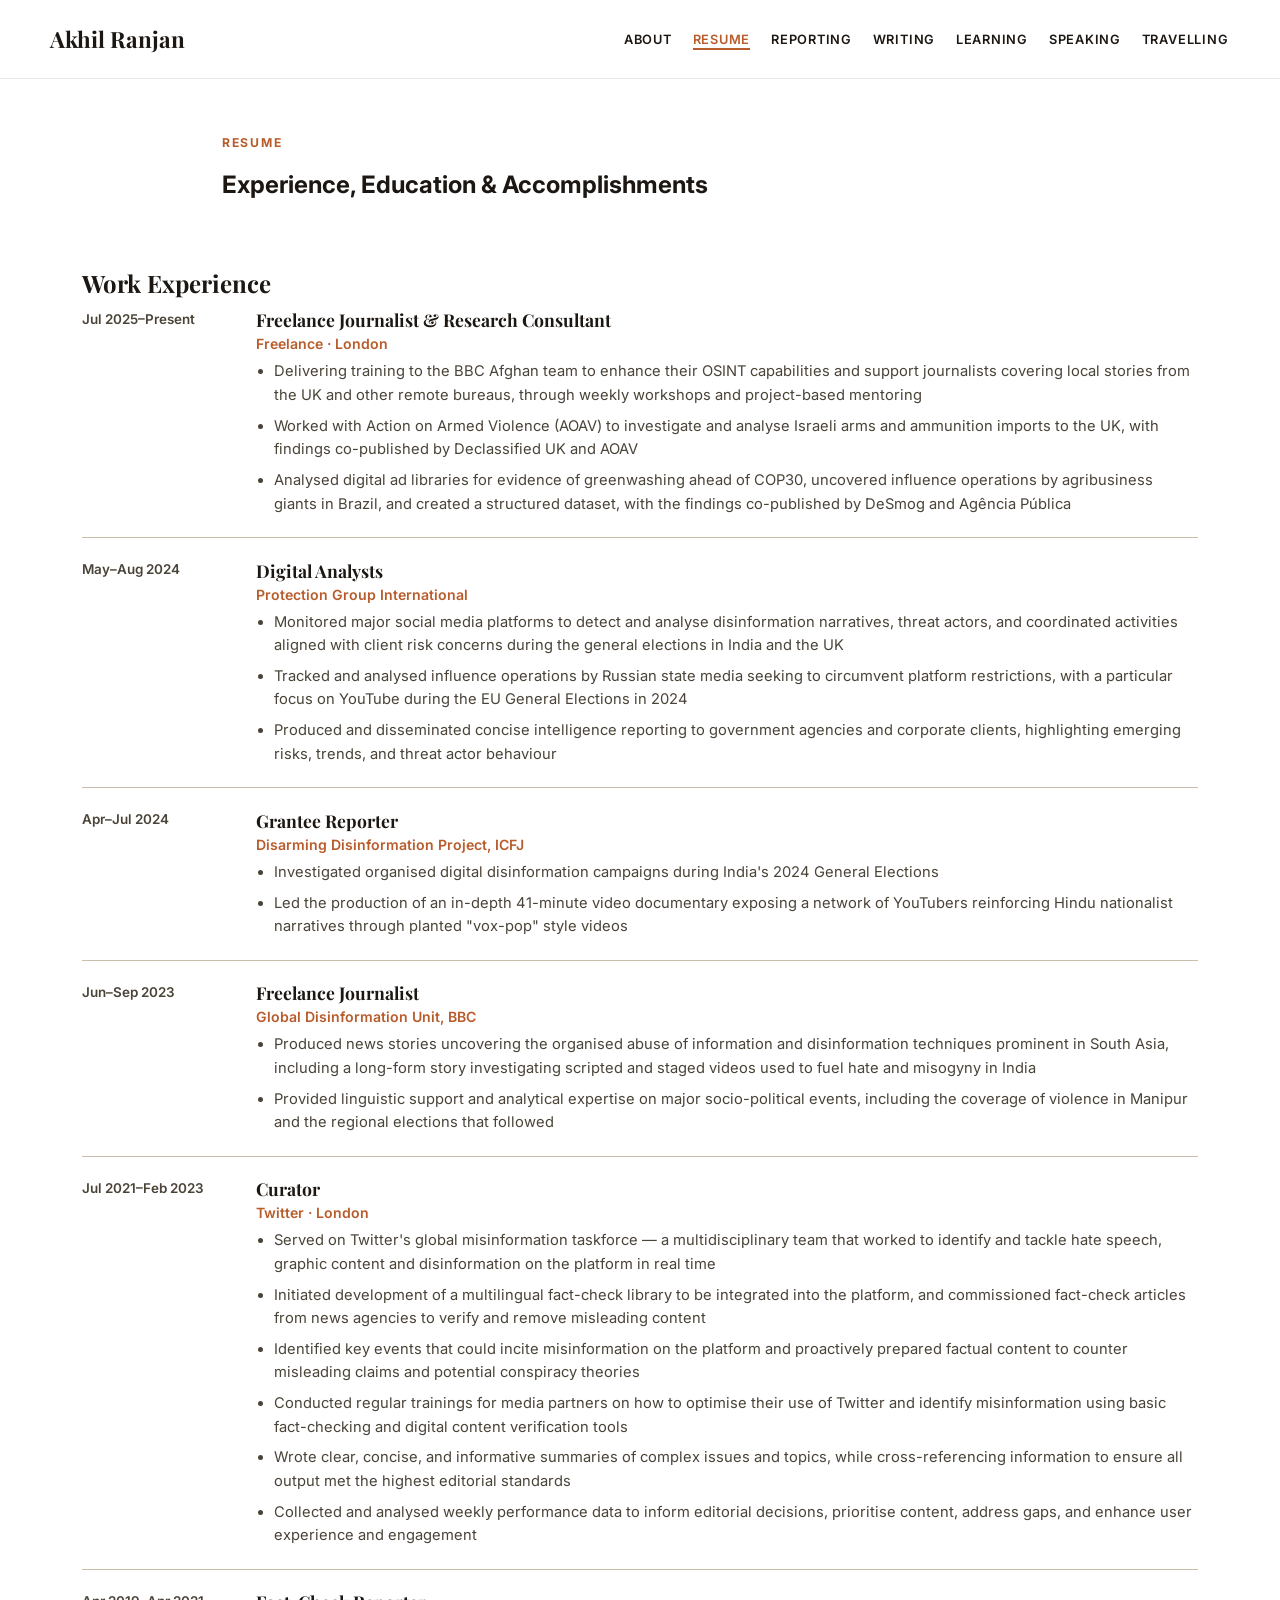
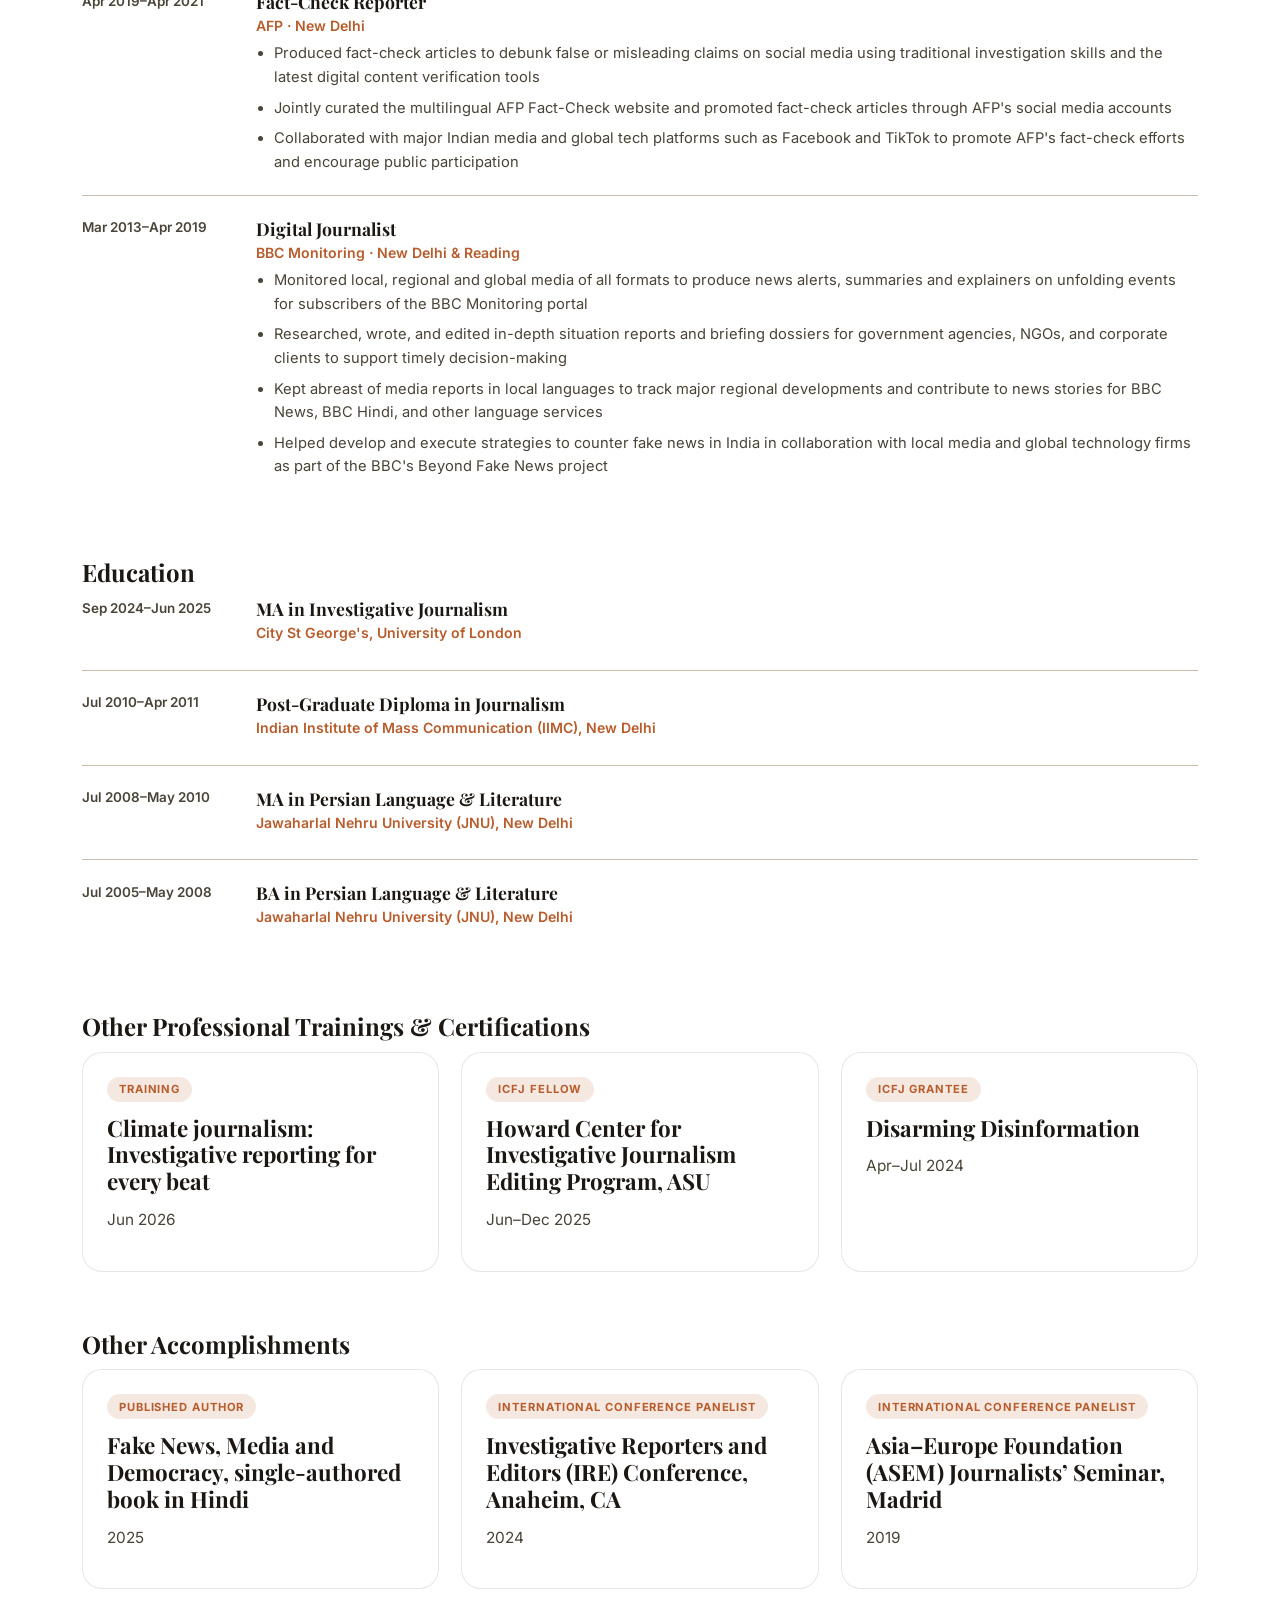
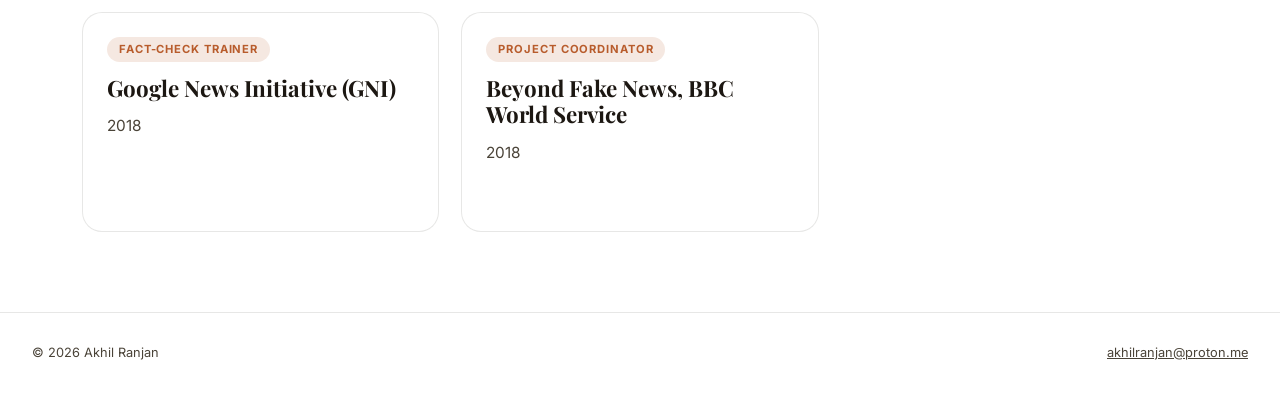
<file: resume.html>
<!DOCTYPE html>
<html lang="en">
  <head>
    <meta charset="UTF-8" />
    <meta name="viewport" content="width=device-width, initial-scale=1.0" />
    <title>Resume | Akhil Ranjan</title>
    <meta name="description" content="Experience, education, training and accomplishments — Akhil Ranjan, investigative journalist." />
    <meta name="theme-color" content="#FFFFFF" />
    <link rel="canonical" href="https://akhilranjan.com/resume.html" />
    <link rel="stylesheet" href="landing.css" />
    <link rel="stylesheet" href="content-page.css" />
  </head>
  <body class="content-page">
    <header class="cp-header">
      <div class="cp-header__inner">
        <a class="cp-brand" href="index.html">Akhil Ranjan</a>
        <nav class="cp-nav" aria-label="Primary navigation">
          <a href="about.html">About</a>
          <a href="resume.html" aria-current="page">Resume</a>
          <a href="reporting.html">Reporting</a>
          <a href="writing.html">Writing</a>
          <a href="learning.html">Learning</a>
          <a href="speaking.html">Speaking</a>
          <a href="travelling.html">Travelling</a>
        </nav>
      </div>
    </header>

    <section class="cp-hero">
      <p class="cp-eyebrow">Resume</p>
      <h2>Experience, Education &amp; Accomplishments</h2>
    </section>

    <main class="cp-main">
      <div class="cp-section">
        <h2>Work Experience</h2>
        <div class="cp-timeline">
          <div class="cp-timeline-item">
            <div class="cp-timeline-item__date">Jul 2025–Present</div>
            <div>
              <h3>Freelance Journalist &amp; Research Consultant</h3>
              <span class="cp-timeline-item__org">Freelance · London</span>
              <ul>
                <li>Delivering training to the BBC Afghan team to enhance their OSINT capabilities and support journalists covering local stories from the UK and other remote bureaus, through weekly workshops and project-based mentoring</li>
                <li>Worked with Action on Armed Violence (AOAV) to investigate and analyse Israeli arms and ammunition imports to the UK, with findings co-published by Declassified UK and AOAV</li>
                <li>Analysed digital ad libraries for evidence of greenwashing ahead of COP30, uncovered influence operations by agribusiness giants in Brazil, and created a structured dataset, with the findings co-published by DeSmog and Agência Pública</li>
              </ul>
            </div>
          </div>
          <div class="cp-timeline-item">
            <div class="cp-timeline-item__date">May–Aug 2024</div>
            <div>
              <h3>Digital Analysts</h3>
              <span class="cp-timeline-item__org">Protection Group International</span>
              <ul>
                <li>Monitored major social media platforms to detect and analyse disinformation narratives, threat actors, and coordinated activities aligned with client risk concerns during the general elections in India and the UK</li>
                <li>Tracked and analysed influence operations by Russian state media seeking to circumvent platform restrictions, with a particular focus on YouTube during the EU General Elections in 2024</li>
                <li>Produced and disseminated concise intelligence reporting to government agencies and corporate clients, highlighting emerging risks, trends, and threat actor behaviour </li>
              </ul>
            </div>
          </div>
          <div class="cp-timeline-item">
            <div class="cp-timeline-item__date">Apr–Jul 2024</div>
            <div>
              <h3>Grantee Reporter</h3>
              <span class="cp-timeline-item__org">Disarming Disinformation Project, ICFJ</span>
              <ul>
                <li>Investigated organised digital disinformation campaigns during India's 2024 General Elections</li>
                <li>Led the production of an in-depth 41-minute video documentary exposing a network of YouTubers reinforcing Hindu nationalist narratives through planted "vox-pop" style videos</li>
              </ul>
            </div>
          </div>
          <div class="cp-timeline-item">
            <div class="cp-timeline-item__date">Jun–Sep 2023</div>
            <div>
              <h3>Freelance Journalist</h3>
              <span class="cp-timeline-item__org">Global Disinformation Unit, BBC</span>
              <ul>
                <li>Produced news stories uncovering the organised abuse of information and disinformation techniques prominent in South Asia, including a long-form story investigating scripted and staged videos used to fuel hate and misogyny in India</li>
                <li>Provided linguistic support and analytical expertise on major socio-political events, including the coverage of violence in Manipur and the regional elections that followed</li>
              </ul>
            </div>
          </div>
          <div class="cp-timeline-item">
            <div class="cp-timeline-item__date">Jul 2021–Feb 2023</div>
            <div>
              <h3>Curator</h3>
              <span class="cp-timeline-item__org">Twitter · London</span>
              <ul>
                <li>Served on Twitter's global misinformation taskforce — a multidisciplinary team that worked to identify and tackle hate speech, graphic content and disinformation on the platform in real time</li>
                <li>Initiated development of a multilingual fact-check library to be integrated into the platform, and commissioned fact-check articles from news agencies to verify and remove misleading content</li>
                <li>Identified key events that could incite misinformation on the platform and proactively prepared factual content to counter misleading claims and potential conspiracy theories</li>
                <li>Conducted regular trainings for media partners on how to optimise their use of Twitter and identify misinformation using basic fact-checking and digital content verification tools</li>
                <li>Wrote clear, concise, and informative summaries of complex issues and topics, while cross-referencing information to ensure all output met the highest editorial standards</li>
                <li>Collected and analysed weekly performance data to inform editorial decisions, prioritise content, address gaps, and enhance user experience and engagement</li>
              </ul>
            </div>
          </div>
          <div class="cp-timeline-item">
            <div class="cp-timeline-item__date">Apr 2019–Apr 2021</div>
            <div>
              <h3>Fact-Check Reporter</h3>
              <span class="cp-timeline-item__org">AFP · New Delhi</span>
              <ul>
                <li>Produced fact-check articles to debunk false or misleading claims on social media using traditional investigation skills and the latest digital content verification tools</li>
                <li>Jointly curated the multilingual AFP Fact-Check website and promoted fact-check articles through AFP's social media accounts</li>
                <li>Collaborated with major Indian media and global tech platforms such as Facebook and TikTok to promote AFP's fact-check efforts and encourage public participation</li>
              </ul>
            </div>
          </div>
          <div class="cp-timeline-item">
            <div class="cp-timeline-item__date">Mar 2013–Apr 2019</div>
            <div>
              <h3>Digital Journalist</h3>
              <span class="cp-timeline-item__org">BBC Monitoring · New Delhi &amp; Reading</span>
              <ul>
                <li>Monitored local, regional and global media of all formats to produce news alerts, summaries and explainers on unfolding events for subscribers of the BBC Monitoring portal</li>
                <li>Researched, wrote, and edited in-depth situation reports and briefing dossiers for government agencies, NGOs, and corporate clients to support timely decision-making</li>
                <li>Kept abreast of media reports in local languages to track major regional developments and contribute to news stories for BBC News, BBC Hindi, and other language services</li>
                <li>Helped develop and execute strategies to counter fake news in India in collaboration with local media and global technology firms as part of the BBC's Beyond Fake News project</li>
              </ul>
            </div>
          </div>
        </div>
      </div>

      <div class="cp-section">
        <h2>Education</h2>
        <div class="cp-timeline">
          <div class="cp-timeline-item">
            <div class="cp-timeline-item__date">Sep 2024–Jun 2025</div>
            <div>
              <h3>MA in Investigative Journalism</h3>
              <span class="cp-timeline-item__org">City St George's, University of London</span>
            </div>
          </div>
          <div class="cp-timeline-item">
            <div class="cp-timeline-item__date">Jul 2010–Apr 2011</div>
            <div>
              <h3>Post-Graduate Diploma in Journalism</h3>
              <span class="cp-timeline-item__org">Indian Institute of Mass Communication (IIMC), New Delhi</span>
            </div>
          </div>
          <div class="cp-timeline-item">
            <div class="cp-timeline-item__date">Jul 2008–May 2010</div>
            <div>
              <h3>MA in Persian Language &amp; Literature</h3>
              <span class="cp-timeline-item__org">Jawaharlal Nehru University (JNU), New Delhi</span>
            </div>
          </div>
          <div class="cp-timeline-item">
            <div class="cp-timeline-item__date">Jul 2005–May 2008</div>
            <div>
              <h3>BA in Persian Language &amp; Literature</h3>
              <span class="cp-timeline-item__org">Jawaharlal Nehru University (JNU), New Delhi</span>
            </div>
          </div>
        </div>
      </div>

      <div class="cp-section">
        <h2>Other Professional Trainings &amp; Certifications</h2>
        <div class="cp-grid cp-grid--3">
          <article class="cp-card">
            <span class="cp-card__tag">Training</span>
            <h3>Climate journalism: Investigative reporting for every beat</h3>
            <p>Jun 2026</p>
          </article>
          <article class="cp-card">
            <span class="cp-card__tag">ICFJ Fellow</span>
            <h3>Howard Center for Investigative Journalism Editing Program, ASU</h3>
            <p>Jun–Dec 2025</p>
          </article>
          <article class="cp-card">
            <span class="cp-card__tag">ICFJ Grantee</span>
            <h3>Disarming Disinformation</h3>
            <p>Apr–Jul 2024</p>
          </article>
        </div>
      </div>

      <div class="cp-section">
        <h2>Other Accomplishments</h2>
        <div class="cp-grid cp-grid--3">
          <article class="cp-card">
            <span class="cp-card__tag">Published Author</span>
            <h3>Fake News, Media and Democracy, single-authored book in Hindi</h3>
            <p>2025</p>
          </article>
          <article class="cp-card">
            <span class="cp-card__tag">International Conference Panelist</span>
            <h3>Investigative Reporters and Editors (IRE) Conference, Anaheim, CA</h3>
            <p>2024</p>
          </article>
          <article class="cp-card">
            <span class="cp-card__tag">International Conference Panelist</span>
            <h3>Asia–Europe Foundation (ASEM) Journalists’ Seminar, Madrid</h3>
            <p>2019</p>
          </article>
          <article class="cp-card">
            <span class="cp-card__tag">Fact-Check Trainer</span>
            <h3>Google News Initiative (GNI)</h3>
            <p>2018</p>
          </article>
          <article class="cp-card">
            <span class="cp-card__tag">Project Coordinator</span>
            <h3>Beyond Fake News, BBC World Service</h3>
            <p>2018</p>
          </article>
        </div>
      </div>
    </main>

    <footer class="landing__footer">
      <span>© 2026 Akhil Ranjan</span>
      <a href="mailto:akhilranjan@proton.me">akhilranjan@proton.me</a>
    </footer>

  </body>
</html>
</file>
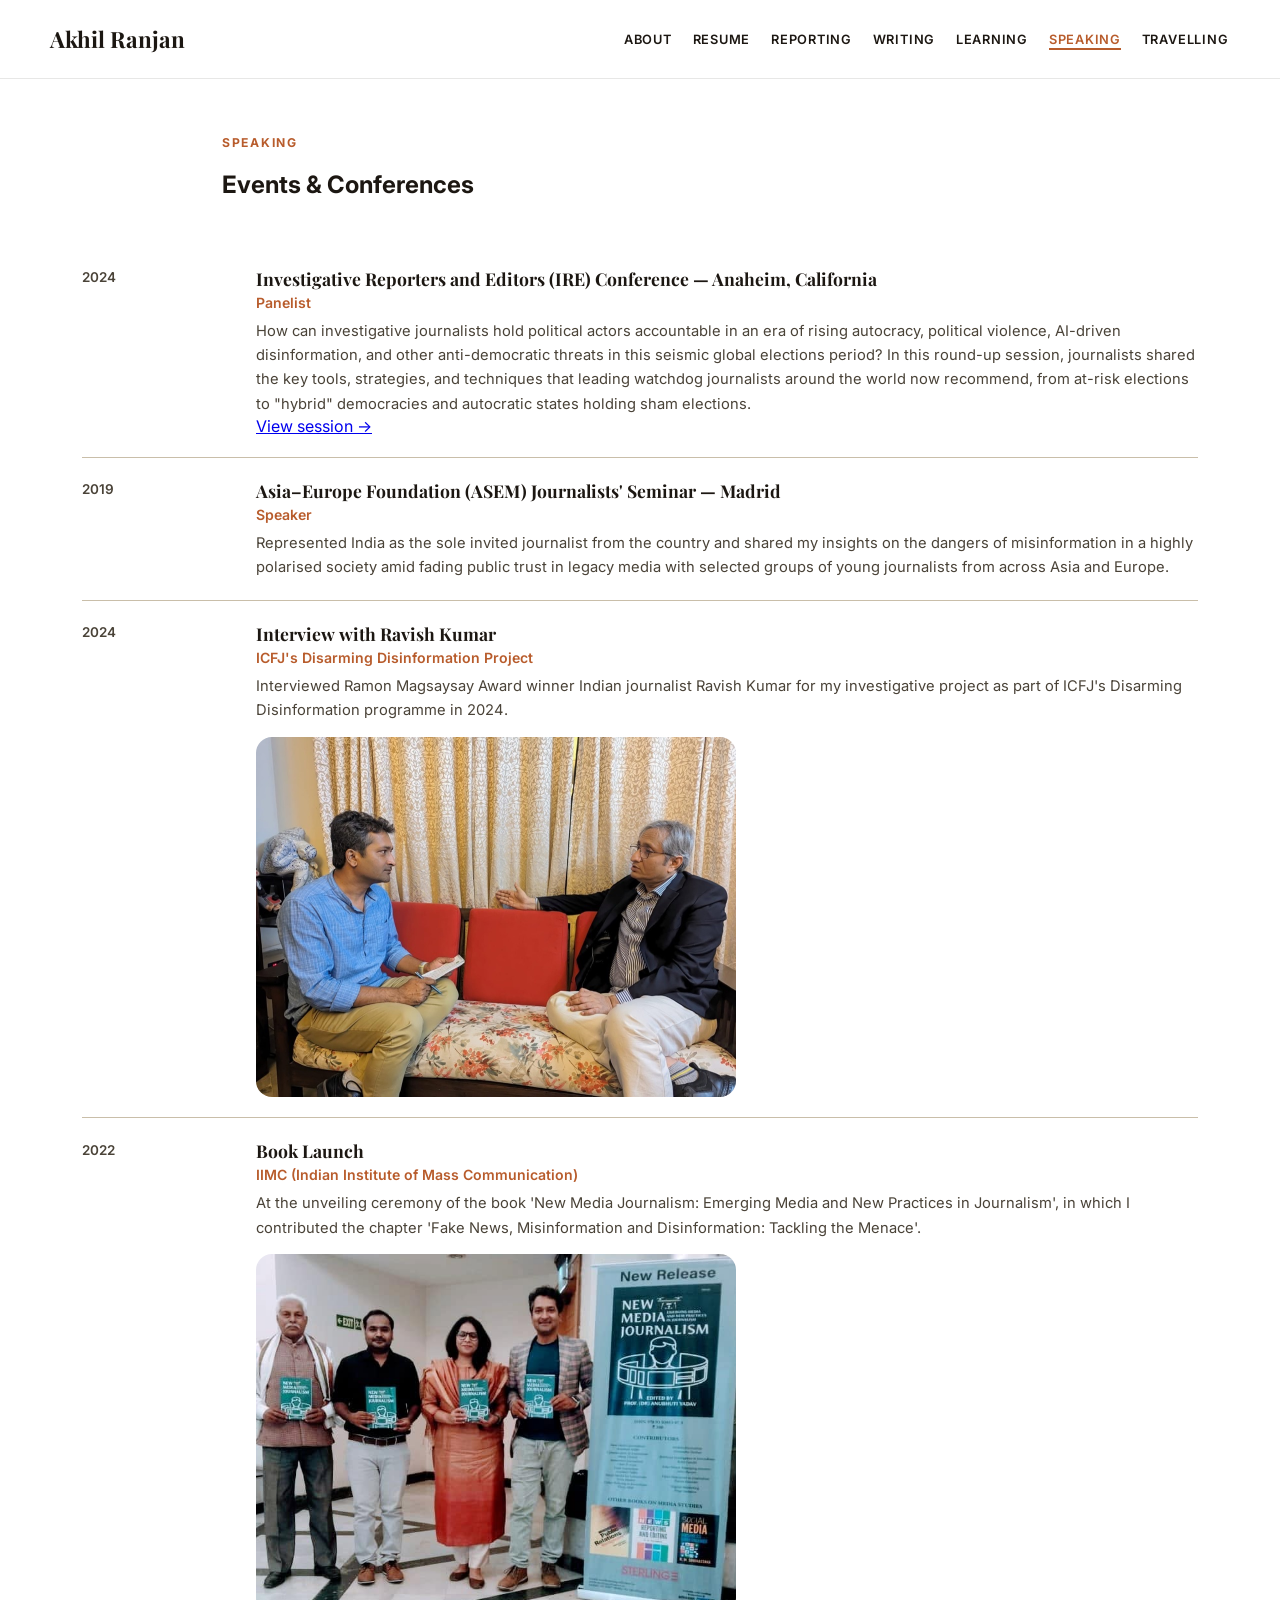
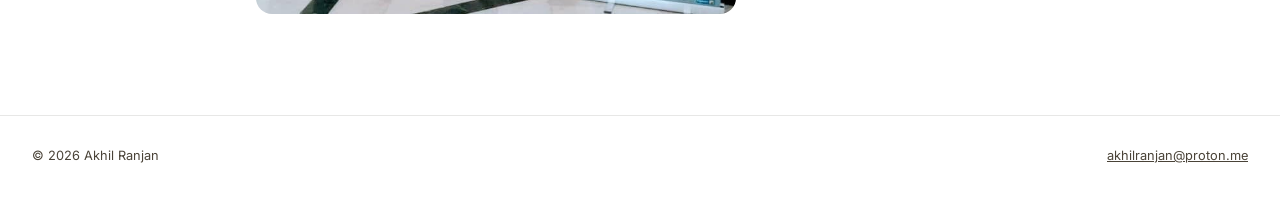
<file: speaking.html>
<!DOCTYPE html>
<html lang="en">
  <head>
    <meta charset="UTF-8" />
    <meta name="viewport" content="width=device-width, initial-scale=1.0" />
    <title>Speaking | Akhil Ranjan</title>
    <meta name="description" content="Events and conferences where Akhil Ranjan has spoken or trained." />
    <meta name="theme-color" content="#FFFFFF" />
    <link rel="canonical" href="https://akhilranjan.com/speaking.html" />
    <link rel="stylesheet" href="landing.css" />
    <link rel="stylesheet" href="content-page.css" />
  </head>
  <body class="content-page">
    <header class="cp-header">
      <div class="cp-header__inner">
        <a class="cp-brand" href="index.html">Akhil Ranjan</a>
        <nav class="cp-nav" aria-label="Primary navigation">
          <a href="about.html">About</a>
          <a href="resume.html">Resume</a>
          <a href="reporting.html">Reporting</a>
          <a href="writing.html">Writing</a>
          <a href="learning.html">Learning</a>
          <a href="speaking.html" aria-current="page">Speaking</a>
          <a href="travelling.html">Travelling</a>
        </nav>
      </div>
    </header>

    <section class="cp-hero">
      <p class="cp-eyebrow">Speaking</p>
      <h2>Events &amp; Conferences</h2>
    </section>

    <main class="cp-main">
      <div class="cp-section">
        <div class="cp-timeline">
          <div class="cp-timeline-item">
            <div class="cp-timeline-item__date">2024</div>
            <div>
              <h3>Investigative Reporters and Editors (IRE) Conference — Anaheim, California</h3>
              <span class="cp-timeline-item__org">Panelist</span>
              <p>How can investigative journalists hold political actors accountable in an era of rising autocracy, political violence, AI-driven disinformation, and other anti-democratic threats in this seismic global elections period? In this round-up session, journalists shared the key tools, strategies, and techniques that leading watchdog journalists around the world now recommend, from at-risk elections to "hybrid" democracies and autocratic states holding sham elections.</p>
              <a href="https://schedules.ire.org/ire-2024/index.html#1126" target="_blank" rel="noopener">View session →</a>
            </div>
          </div>
          <div class="cp-timeline-item">
            <div class="cp-timeline-item__date">2019</div>
            <div>
              <h3>Asia–Europe Foundation (ASEM) Journalists' Seminar — Madrid</h3>
              <span class="cp-timeline-item__org">Speaker</span>
              <p>Represented India as the sole invited journalist from the country and shared my insights on the dangers of misinformation in a highly polarised society amid fading public trust in legacy media with selected groups of young journalists from across Asia and Europe.</p>
            </div>
          </div>
          <div class="cp-timeline-item">
            <div class="cp-timeline-item__date">2024</div>
            <div>
              <h3>Interview with Ravish Kumar</h3>
              <span class="cp-timeline-item__org">ICFJ's Disarming Disinformation Project</span>
              <p>Interviewed Ramon Magsaysay Award winner Indian journalist Ravish Kumar for my investigative project as part of ICFJ's Disarming Disinformation programme in 2024.</p>
              <img class="cp-timeline-item__photo" src="images/Speaking_Ravish_Kumar.jpg" alt="Akhil Ranjan interviewing journalist Ravish Kumar" />
            </div>
          </div>
          <div class="cp-timeline-item">
            <div class="cp-timeline-item__date">2022</div>
            <div>
              <h3>Book Launch</h3>
              <span class="cp-timeline-item__org">IIMC (Indian Institute of Mass Communication)</span>
              <p>At the unveiling ceremony of the book 'New Media Journalism: Emerging Media and New Practices in Journalism', in which I contributed the chapter 'Fake News, Misinformation and Disinformation: Tackling the Menace'.</p>
              <img class="cp-timeline-item__photo" src="images/Speaking_Book.jpg" alt="Akhil Ranjan at the New Media Journalism book launch, IIMC" />
            </div>
          </div>
        </div>
      </div>
    </main>

    <footer class="landing__footer">
      <span>© 2026 Akhil Ranjan</span>
      <a href="mailto:akhilranjan@proton.me">akhilranjan@proton.me</a>
    </footer>

  </body>
</html>
</file>
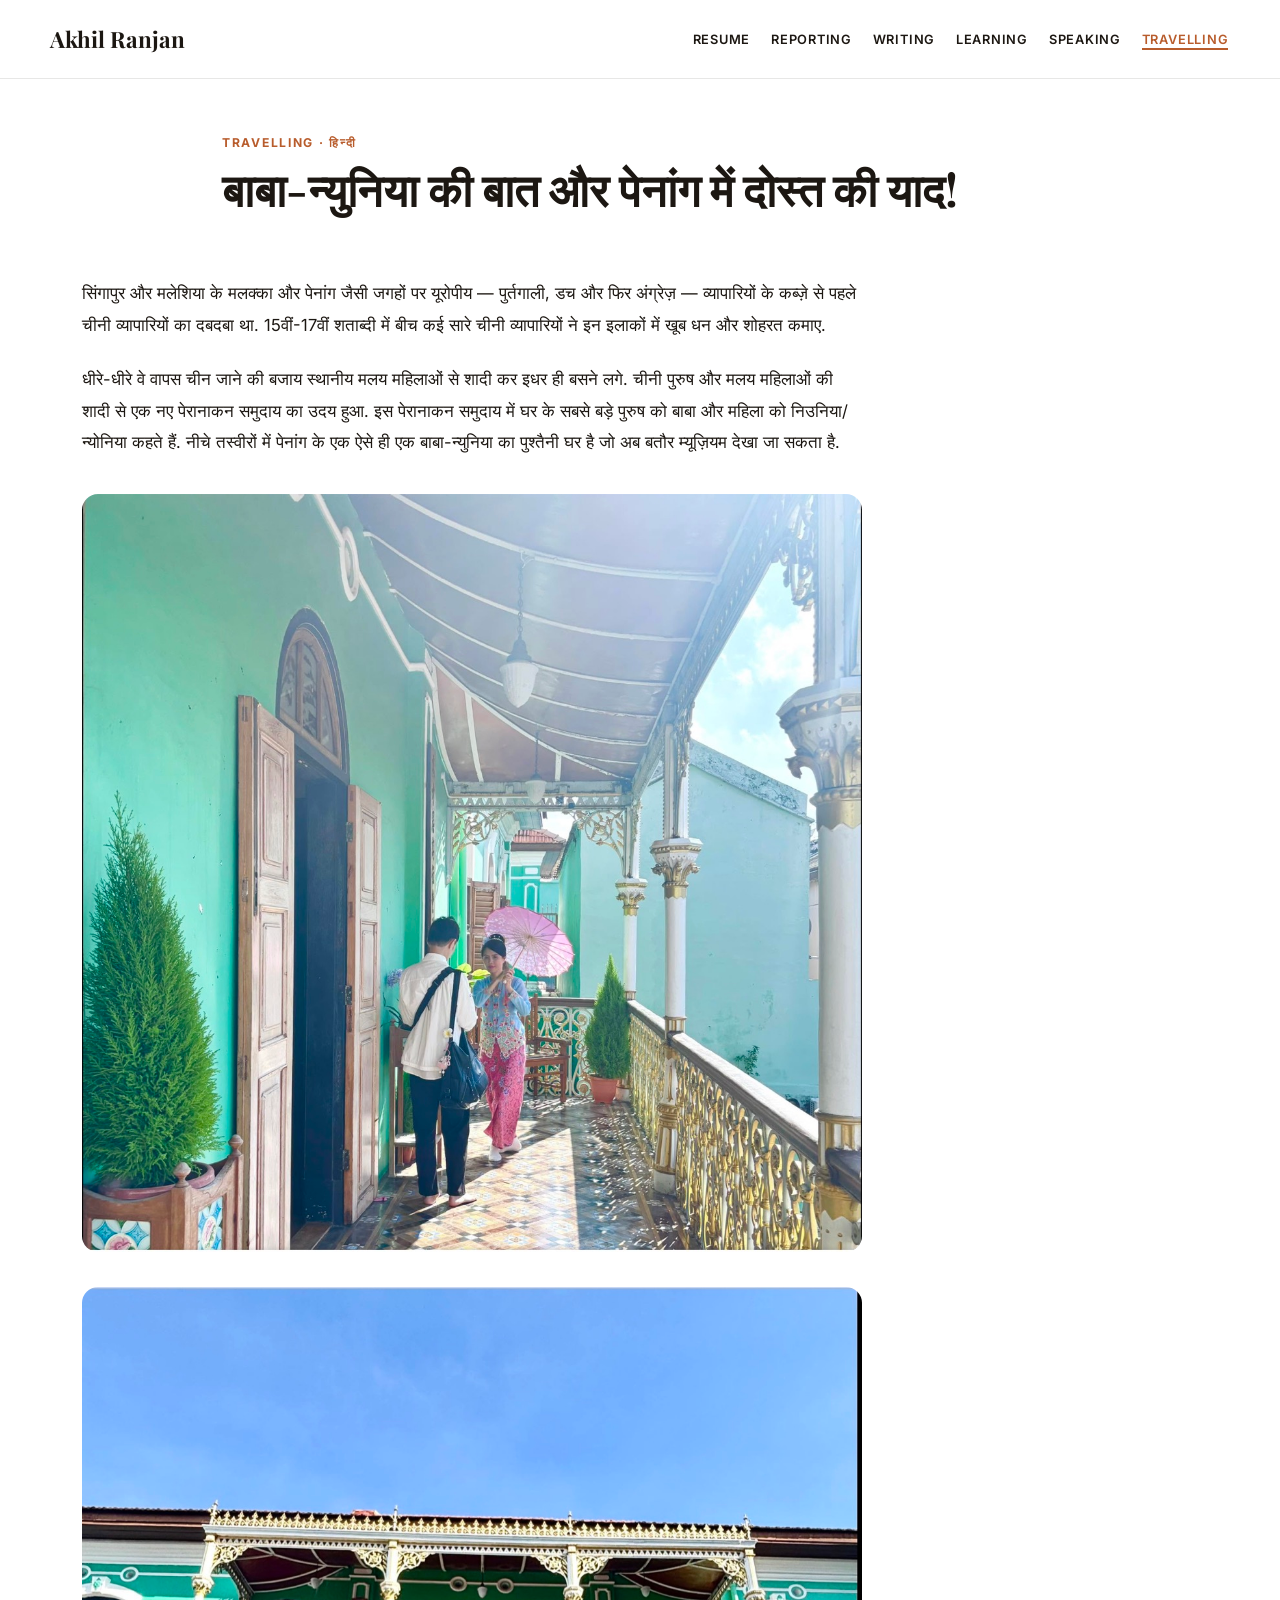
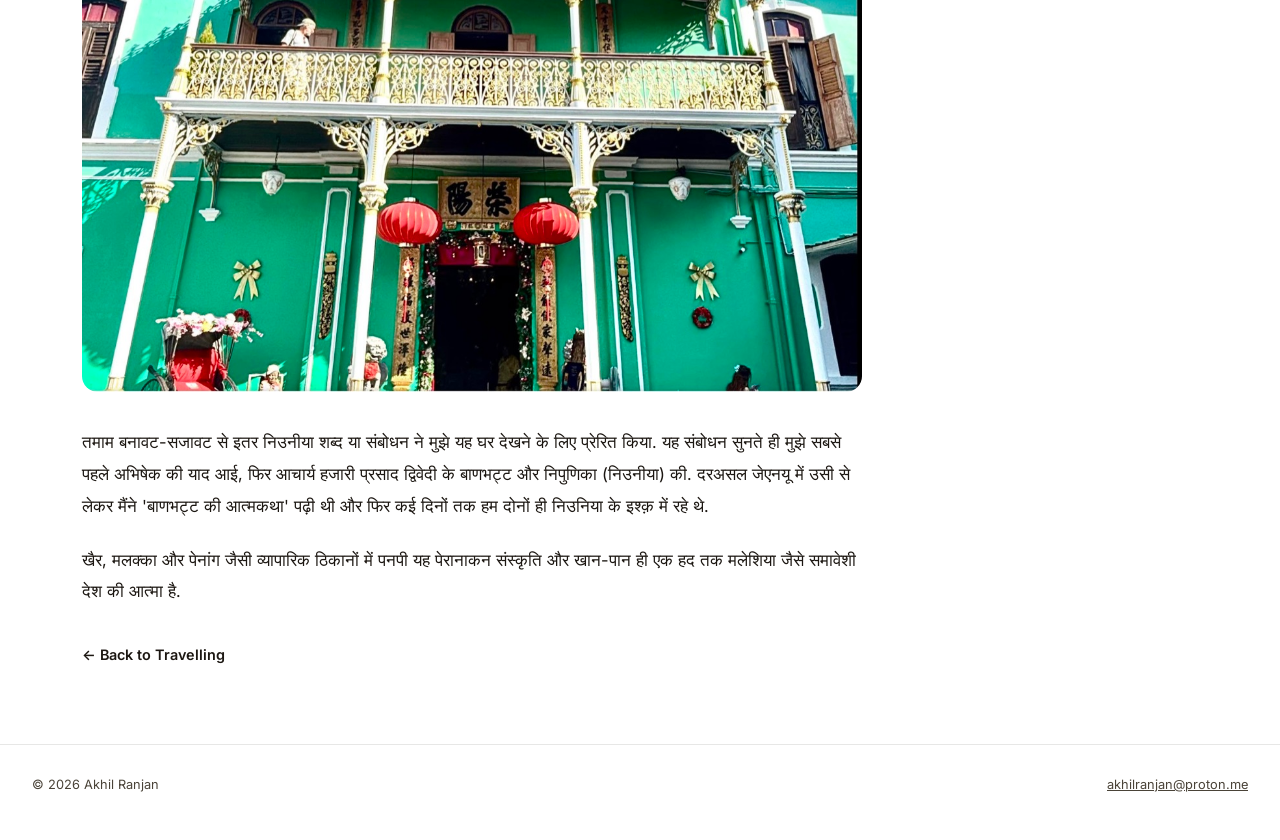
<file: travel-baba-nyonya-penang.html>
<!DOCTYPE html>
<html lang="hi">
  <head>
    <meta charset="UTF-8" />
    <meta name="viewport" content="width=device-width, initial-scale=1.0" />
    <title>बाबा-न्युनिया की बात और पेनांग में दोस्त की याद! | Akhil Ranjan</title>
    <meta name="description" content="मलक्का और पेनांग की पेरानाकन संस्कृति, बाबा-न्युनिया परिवारों और एक पुरानी याद पर आधारित यात्रा वृत्तांत।" />
    <meta name="theme-color" content="#FFFFFF" />
    <link rel="canonical" href="https://akhilranjan.com/travel-baba-nyonya-penang.html" />
    <link rel="stylesheet" href="landing.css" />
    <link rel="stylesheet" href="content-page.css" />
  </head>
  <body class="content-page">
    <header class="cp-header">
      <div class="cp-header__inner">
        <a class="cp-brand" href="index.html">Akhil Ranjan</a>
        <nav class="cp-nav" aria-label="Primary navigation">
          <a href="resume.html">Resume</a>
          <a href="reporting.html">Reporting</a>
          <a href="writing.html">Writing</a>
          <a href="learning.html">Learning</a>
          <a href="speaking.html">Speaking</a>
          <a href="travelling.html" aria-current="page">Travelling</a>
        </nav>
      </div>
    </header>

    <section class="cp-hero">
      <p class="cp-eyebrow">Travelling · हिन्दी</p>
      <h1>बाबा-न्युनिया की बात और पेनांग में दोस्त की याद!</h1>
    </section>

    <main class="cp-main">
      <article class="cp-essay">
        <p>सिंगापुर और मलेशिया के मलक्का और पेनांग जैसी जगहों पर यूरोपीय — पुर्तगाली, डच और फिर अंग्रेज़ — व्यापारियों के कब्ज़े से पहले चीनी व्यापारियों का दबदबा था. 15वीं-17वीं शताब्दी में बीच कई सारे चीनी व्यापारियों ने इन इलाकों में खूब धन और शोहरत कमाए.</p>

        <p>धीरे-धीरे वे वापस चीन जाने की बजाय स्थानीय मलय महिलाओं से शादी कर इधर ही बसने लगे. चीनी पुरुष और मलय महिलाओं की शादी से एक नए पेरानाकन समुदाय का उदय हुआ. इस पेरानाकन समुदाय में घर के सबसे बड़े पुरुष को बाबा और महिला को निउनिया/न्योनिया कहते हैं. नीचे तस्वीरों में पेनांग के एक ऐसे ही एक बाबा-न्युनिया का पुश्तैनी घर है जो अब बतौर म्यूज़ियम देखा जा सकता है.</p>

        <figure>
          <img src="images/travelling/T1.jpg" alt="पेनांग की एक पेरानाकन हवेली के बरामदे में दोस्त के साथ" />
        </figure>
        <figure>
          <img src="images/travelling/T2.jpg" alt="पेनांग में बाबा-न्युनिया का पुश्तैनी घर, अब संग्रहालय" />
        </figure>

        <p>तमाम बनावट-सजावट से इतर निउनीया शब्द या संबोधन ने मुझे यह घर देखने के लिए प्रेरित किया. यह संबोधन सुनते ही मुझे सबसे पहले अभिषेक की याद आई, फिर आचार्य हजारी प्रसाद द्विवेदी के बाणभट्ट और निपुणिका (निउनीया) की. दरअसल जेएनयू में उसी से लेकर मैंने 'बाणभट्ट की आत्मकथा' पढ़ी थी और फिर कई दिनों तक हम दोनों ही निउनिया के इश्क़ में रहे थे.</p>

        <p>खैर, मलक्का और पेनांग जैसी व्यापारिक ठिकानों में पनपी यह पेरानाकन संस्कृति और खान-पान ही एक हद तक मलेशिया जैसे समावेशी देश की आत्मा है.</p>

        <a class="cp-essay-back" href="travelling.html">← Back to Travelling</a>
      </article>
    </main>

    <footer class="landing__footer">
      <span>© 2026 Akhil Ranjan</span>
      <a href="mailto:akhilranjan@proton.me">akhilranjan@proton.me</a>
    </footer>

  </body>
</html>
</file>
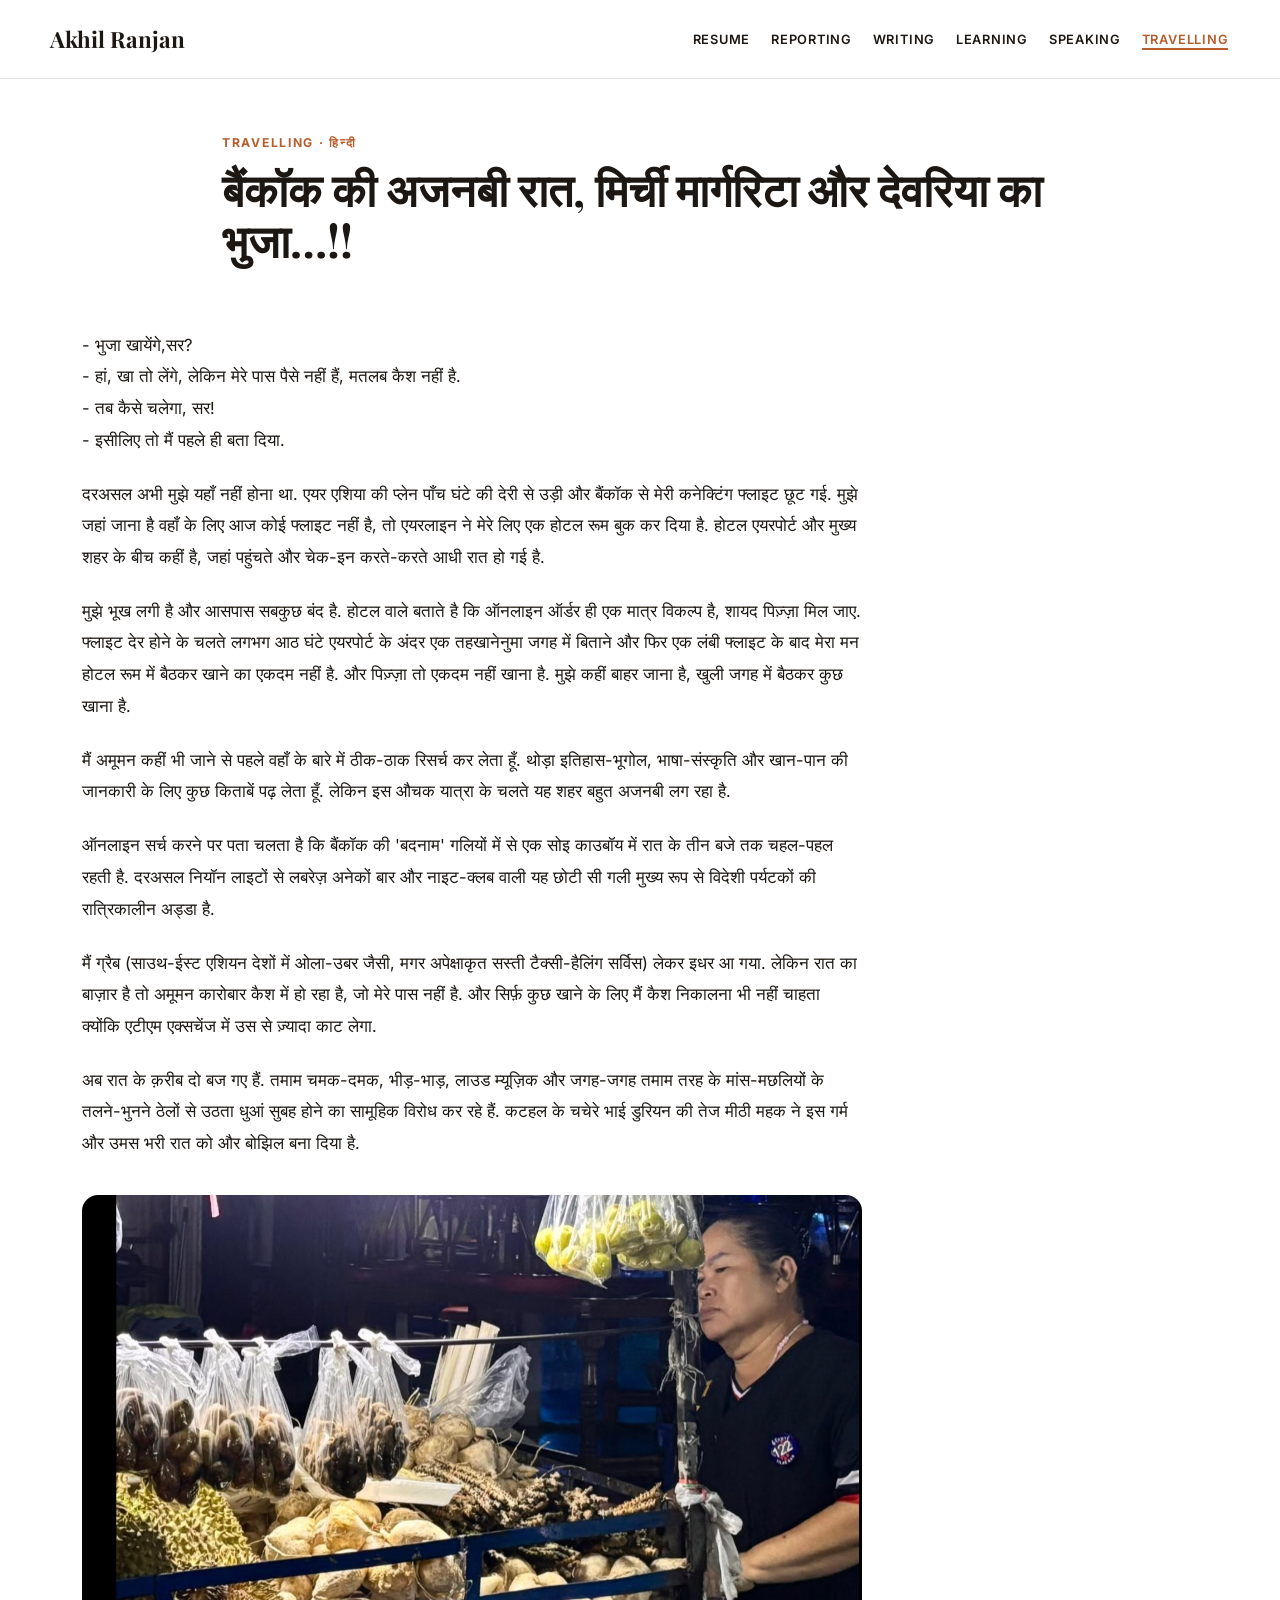
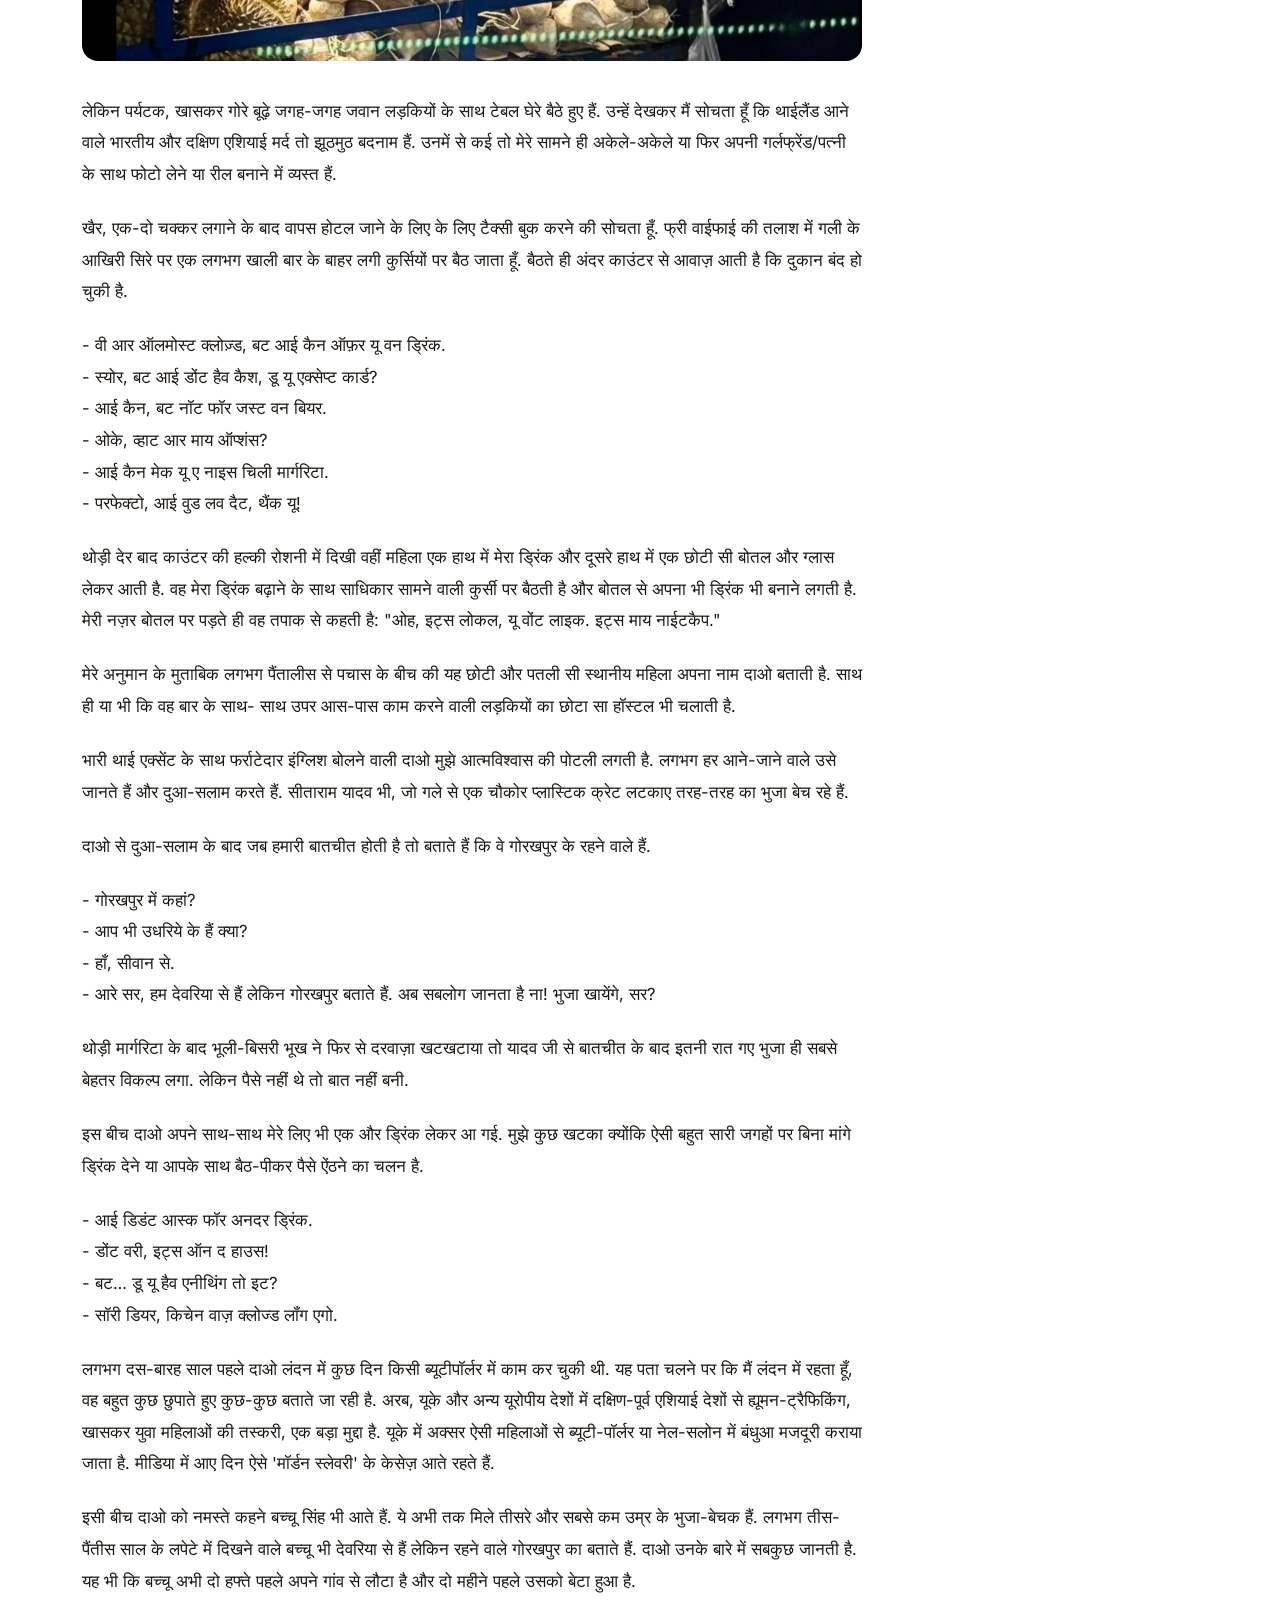
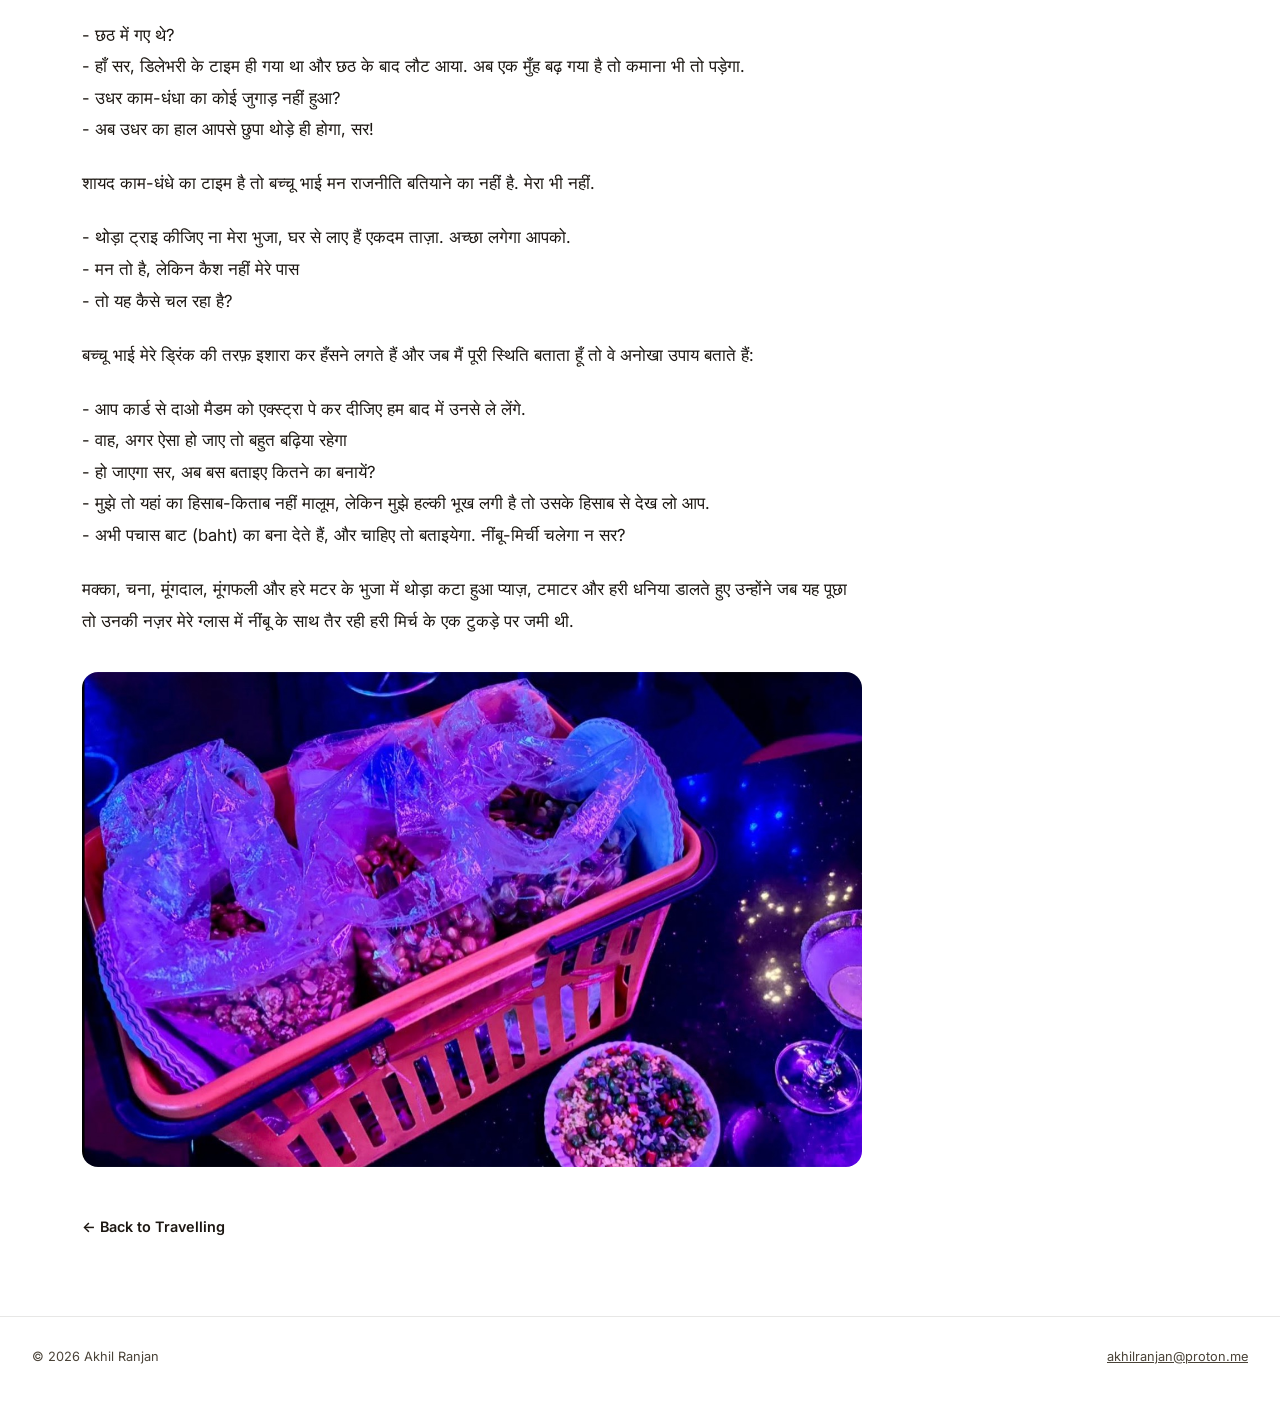
<file: travel-bangkok-bhuja-margarita.html>
<!DOCTYPE html>
<html lang="hi">
  <head>
    <meta charset="UTF-8" />
    <meta name="viewport" content="width=device-width, initial-scale=1.0" />
    <title>बैंकॉक की अजनबी रात, मिर्ची मार्गरिटा और देवरिया का भुजा…!! | Akhil Ranjan</title>
    <meta name="description" content="एक फ्लाइट छूटने से बैंकॉक की एक अजनबी रात में सोइ काउबॉय, एक थाई बारटेंडर दाओ और देवरिया के भुजा-बेचकों से मुलाक़ात पर आधारित यात्रा वृत्तांत।" />
    <meta name="theme-color" content="#FFFFFF" />
    <link rel="canonical" href="https://akhilranjan.com/travel-bangkok-bhuja-margarita.html" />
    <link rel="stylesheet" href="landing.css" />
    <link rel="stylesheet" href="content-page.css" />
  </head>
  <body class="content-page">
    <header class="cp-header">
      <div class="cp-header__inner">
        <a class="cp-brand" href="index.html">Akhil Ranjan</a>
        <nav class="cp-nav" aria-label="Primary navigation">
          <a href="resume.html">Resume</a>
          <a href="reporting.html">Reporting</a>
          <a href="writing.html">Writing</a>
          <a href="learning.html">Learning</a>
          <a href="speaking.html">Speaking</a>
          <a href="travelling.html" aria-current="page">Travelling</a>
        </nav>
      </div>
    </header>

    <section class="cp-hero">
      <p class="cp-eyebrow">Travelling · हिन्दी</p>
      <h1>बैंकॉक की अजनबी रात, मिर्ची मार्गरिटा और देवरिया का भुजा…!!</h1>
    </section>

    <main class="cp-main">
      <article class="cp-essay">
        <p>- भुजा खायेंगे,सर?<br />
        - हां, खा तो लेंगे, लेकिन मेरे पास पैसे नहीं हैं, मतलब कैश नहीं है.<br />
        - तब कैसे चलेगा, सर!<br />
        - इसीलिए तो मैं पहले ही बता दिया.</p>

        <p>दरअसल अभी मुझे यहाँ नहीं होना था. एयर एशिया की प्लेन पाँच घंटे की देरी से उड़ी और बैंकॉक से मेरी कनेक्टिंग फ्लाइट छूट गई. मुझे जहां जाना है वहाँ के लिए आज कोई फ्लाइट नहीं है, तो एयरलाइन ने मेरे लिए एक होटल रूम बुक कर दिया है. होटल एयरपोर्ट और मुख्य शहर के बीच कहीं है, जहां पहुंचते और चेक-इन करते-करते आधी रात हो गई है.</p>

        <p>मुझे भूख लगी है और आसपास सबकुछ बंद है. होटल वाले बताते है कि ऑनलाइन ऑर्डर ही एक मात्र विकल्प है, शायद पिज़्ज़ा मिल जाए. फ्लाइट देर होने के चलते लगभग आठ घंटे एयरपोर्ट के अंदर एक तहखानेनुमा जगह में बिताने और फिर एक लंबी फ्लाइट के बाद मेरा मन होटल रूम में बैठकर खाने का एकदम नहीं है. और पिज़्ज़ा तो एकदम नहीं खाना है. मुझे कहीं बाहर जाना है, खुली जगह में बैठकर कुछ खाना है.</p>

        <p>मैं अमूमन कहीं भी जाने से पहले वहाँ के बारे में ठीक-ठाक रिसर्च कर लेता हूँ. थोड़ा इतिहास-भूगोल, भाषा-संस्कृति और खान-पान की जानकारी के लिए कुछ किताबें पढ़ लेता हूँ. लेकिन इस औचक यात्रा के चलते यह शहर बहुत अजनबी लग रहा है.</p>

        <p>ऑनलाइन सर्च करने पर पता चलता है कि बैंकॉक की 'बदनाम' गलियों में से एक सोइ काउबॉय में रात के तीन बजे तक चहल-पहल रहती है. दरअसल नियॉन लाइटों से लबरेज़ अनेकों बार और नाइट-क्लब वाली यह छोटी सी गली मुख्य रूप से विदेशी पर्यटकों की रात्रिकालीन अड्डा है.</p>

        <p>मैं ग्रैब (साउथ-ईस्ट एशियन देशों में ओला-उबर जैसी, मगर अपेक्षाकृत सस्ती टैक्सी-हैलिंग सर्विस) लेकर इधर आ गया. लेकिन रात का बाज़ार है तो अमूमन कारोबार कैश में हो रहा है, जो मेरे पास नहीं है. और सिर्फ़ कुछ खाने के लिए मैं कैश निकालना भी नहीं चाहता क्योंकि एटीएम एक्सचेंज में उस से ज़्यादा काट लेगा.</p>

        <p>अब रात के क़रीब दो बज गए हैं. तमाम चमक-दमक, भीड़-भाड़, लाउड म्यूज़िक और जगह-जगह तमाम तरह के मांस-मछलियों के तलने-भुनने ठेलों से उठता धुआं सुबह होने का सामूहिक विरोध कर रहे हैं. कटहल के चचेरे भाई डुरियन की तेज मीठी महक ने इस गर्म और उमस भरी रात को और बोझिल बना दिया है.</p>

        <figure>
          <img src="images/travelling/T3.jpg" alt="बैंकॉक के एक नाइट मार्केट में फल और डुरियन बेचती एक विक्रेता" />
        </figure>

        <p>लेकिन पर्यटक, खासकर गोरे बूढ़े जगह-जगह जवान लड़कियों के साथ टेबल घेरे बैठे हुए हैं. उन्हें देखकर मैं सोचता हूँ कि थाईलैंड आने वाले भारतीय और दक्षिण एशियाई मर्द तो झूठमुठ बदनाम हैं. उनमें से कई तो मेरे सामने ही अकेले-अकेले या फिर अपनी गर्लफ्रेंड/पत्नी के साथ फोटो लेने या रील बनाने में व्यस्त हैं.</p>

        <p>खैर, एक-दो चक्कर लगाने के बाद वापस होटल जाने के लिए के लिए टैक्सी बुक करने की सोचता हूँ. फ्री वाईफाई की तलाश में गली के आखिरी सिरे पर एक लगभग खाली बार के बाहर लगी कुर्सियों पर बैठ जाता हूँ. बैठते ही अंदर काउंटर से आवाज़ आती है कि दुकान बंद हो चुकी है.</p>

        <p>- वी आर ऑलमोस्ट क्लोज़्ड, बट आई कैन ऑफ़र यू वन ड्रिंक.<br />
        - स्योर, बट आई डोंट हैव कैश, डू यू एक्सेप्ट कार्ड?<br />
        - आई कैन, बट नॉट फॉर जस्ट वन बियर.<br />
        - ओके, व्हाट आर माय ऑप्शंस?<br />
        - आई कैन मेक यू ए नाइस चिली मार्गरिटा.<br />
        - परफेक्टो, आई वुड लव दैट, थैंक यू!</p>

        <p>थोड़ी देर बाद काउंटर की हल्की रोशनी में दिखी वहीं महिला एक हाथ में मेरा ड्रिंक और दूसरे हाथ में एक छोटी सी बोतल और ग्लास लेकर आती है. वह मेरा ड्रिंक बढ़ाने के साथ साधिकार सामने वाली कुर्सी पर बैठती है और बोतल से अपना भी ड्रिंक भी बनाने लगती है. मेरी नज़र बोतल पर पड़ते ही वह तपाक से कहती है: "ओह, इट्स लोकल, यू वोंट लाइक. इट्स माय नाईटकैप."</p>

        <p>मेरे अनुमान के मुताबिक लगभग पैंतालीस से पचास के बीच की यह छोटी और पतली सी स्थानीय महिला अपना नाम दाओ बताती है. साथ ही या भी कि वह बार के साथ- साथ उपर आस-पास काम करने वाली लड़कियों का छोटा सा हॉस्टल भी चलाती है.</p>

        <p>भारी थाई एक्सेंट के साथ फर्राटेदार इंग्लिश बोलने वाली दाओ मुझे आत्मविश्वास की पोटली लगती है. लगभग हर आने-जाने वाले उसे जानते हैं और दुआ-सलाम करते हैं. सीताराम यादव भी, जो गले से एक चौकोर प्लास्टिक क्रेट लटकाए तरह-तरह का भुजा बेच रहे हैं.</p>

        <p>दाओ से दुआ-सलाम के बाद जब हमारी बातचीत होती है तो बताते हैं कि वे गोरखपुर के रहने वाले हैं.</p>

        <p>- गोरखपुर में कहां?<br />
        - आप भी उधरिये के हैं क्या?<br />
        - हाँ, सीवान से.<br />
        - आरे सर, हम देवरिया से हैं लेकिन गोरखपुर बताते हैं. अब सबलोग जानता है ना! भुजा खायेंगे, सर?</p>

        <p>थोड़ी मार्गरिटा के बाद भूली-बिसरी भूख ने फिर से दरवाज़ा खटखटाया तो यादव जी से बातचीत के बाद इतनी रात गए भुजा ही सबसे बेहतर विकल्प लगा. लेकिन पैसे नहीं थे तो बात नहीं बनी.</p>

        <p>इस बीच दाओ अपने साथ-साथ मेरे लिए भी एक और ड्रिंक लेकर आ गई. मुझे कुछ खटका क्योंकि ऐसी बहुत सारी जगहों पर बिना मांगे ड्रिंक देने या आपके साथ बैठ-पीकर पैसे ऐंठने का चलन है.</p>

        <p>- आई डिडंट आस्क फॉर अनदर ड्रिंक.<br />
        - डोंट वरी, इट्स ऑन द हाउस!<br />
        - बट… डू यू हैव एनीथिंग तो इट?<br />
        - सॉरी डियर, किचेन वाज़ क्लोज्ड लॉंग एगो.</p>

        <p>लगभग दस-बारह साल पहले दाओ लंदन में कुछ दिन किसी ब्यूटीपॉर्लर में काम कर चुकी थी. यह पता चलने पर कि मैं लंदन में रहता हूँ, वह बहुत कुछ छुपाते हुए कुछ-कुछ बताते जा रही है. अरब, यूके और अन्य यूरोपीय देशों में दक्षिण-पूर्व एशियाई देशों से ह्यूमन-ट्रैफिकिंग, खासकर युवा महिलाओं की तस्करी, एक बड़ा मुद्दा है. यूके में अक्सर ऐसी महिलाओं से ब्यूटी-पॉर्लर या नेल-सलोन में बंधुआ मजदूरी कराया जाता है. मीडिया में आए दिन ऐसे 'मॉर्डन स्लेवरी' के केसेज़ आते रहते हैं.</p>

        <p>इसी बीच दाओ को नमस्ते कहने बच्चू सिंह भी आते हैं. ये अभी तक मिले तीसरे और सबसे कम उम्र के भुजा-बेचक हैं. लगभग तीस-पैंतीस साल के लपेटे में दिखने वाले बच्चू भी देवरिया से हैं लेकिन रहने वाले गोरखपुर का बताते हैं. दाओ उनके बारे में सबकुछ जानती है. यह भी कि बच्चू अभी दो हफ्ते पहले अपने गांव से लौटा है और दो महीने पहले उसको बेटा हुआ है.</p>

        <p>- छठ में गए थे?<br />
        - हाँ सर, डिलेभरी के टाइम ही गया था और छठ के बाद लौट आया. अब एक मुँह बढ़ गया है तो कमाना भी तो पड़ेगा.<br />
        - उधर काम-धंधा का कोई जुगाड़ नहीं हुआ?<br />
        - अब उधर का हाल आपसे छुपा थोड़े ही होगा, सर!</p>

        <p>शायद काम-धंधे का टाइम है तो बच्चू भाई मन राजनीति बतियाने का नहीं है. मेरा भी नहीं.</p>

        <p>- थोड़ा ट्राइ कीजिए ना मेरा भुजा, घर से लाए हैं एकदम ताज़ा. अच्छा लगेगा आपको.<br />
        - मन तो है, लेकिन कैश नहीं मेरे पास<br />
        - तो यह कैसे चल रहा है?</p>

        <p>बच्चू भाई मेरे ड्रिंक की तरफ़ इशारा कर हँसने लगते हैं और जब मैं पूरी स्थिति बताता हूँ तो वे अनोखा उपाय बताते हैं:</p>

        <p>- आप कार्ड से दाओ मैडम को एक्स्ट्रा पे कर दीजिए हम बाद में उनसे ले लेंगे.<br />
        - वाह, अगर ऐसा हो जाए तो बहुत बढ़िया रहेगा<br />
        - हो जाएगा सर, अब बस बताइए कितने का बनायें?<br />
        - मुझे तो यहां का हिसाब-किताब नहीं मालूम, लेकिन मुझे हल्की भूख लगी है तो उसके हिसाब से देख लो आप.<br />
        - अभी पचास बाट (baht) का बना देते हैं, और चाहिए तो बताइयेगा. नींबू-मिर्ची चलेगा न सर?</p>

        <p>मक्का, चना, मूंगदाल, मूंगफली और हरे मटर के भुजा में थोड़ा कटा हुआ प्याज़, टमाटर और हरी धनिया डालते हुए उन्होंने जब यह पूछा तो उनकी नज़र मेरे ग्लास में नींबू के साथ तैर रही हरी मिर्च के एक टुकड़े पर जमी थी.</p>

        <figure>
          <img src="images/travelling/T4.jpg" alt="नियॉन रोशनी में देवरिया के भुजा से भरी टोकरी और मिर्ची मार्गरिटा" />
        </figure>

        <a class="cp-essay-back" href="travelling.html">← Back to Travelling</a>
      </article>
    </main>

    <footer class="landing__footer">
      <span>© 2026 Akhil Ranjan</span>
      <a href="mailto:akhilranjan@proton.me">akhilranjan@proton.me</a>
    </footer>

  </body>
</html>
</file>
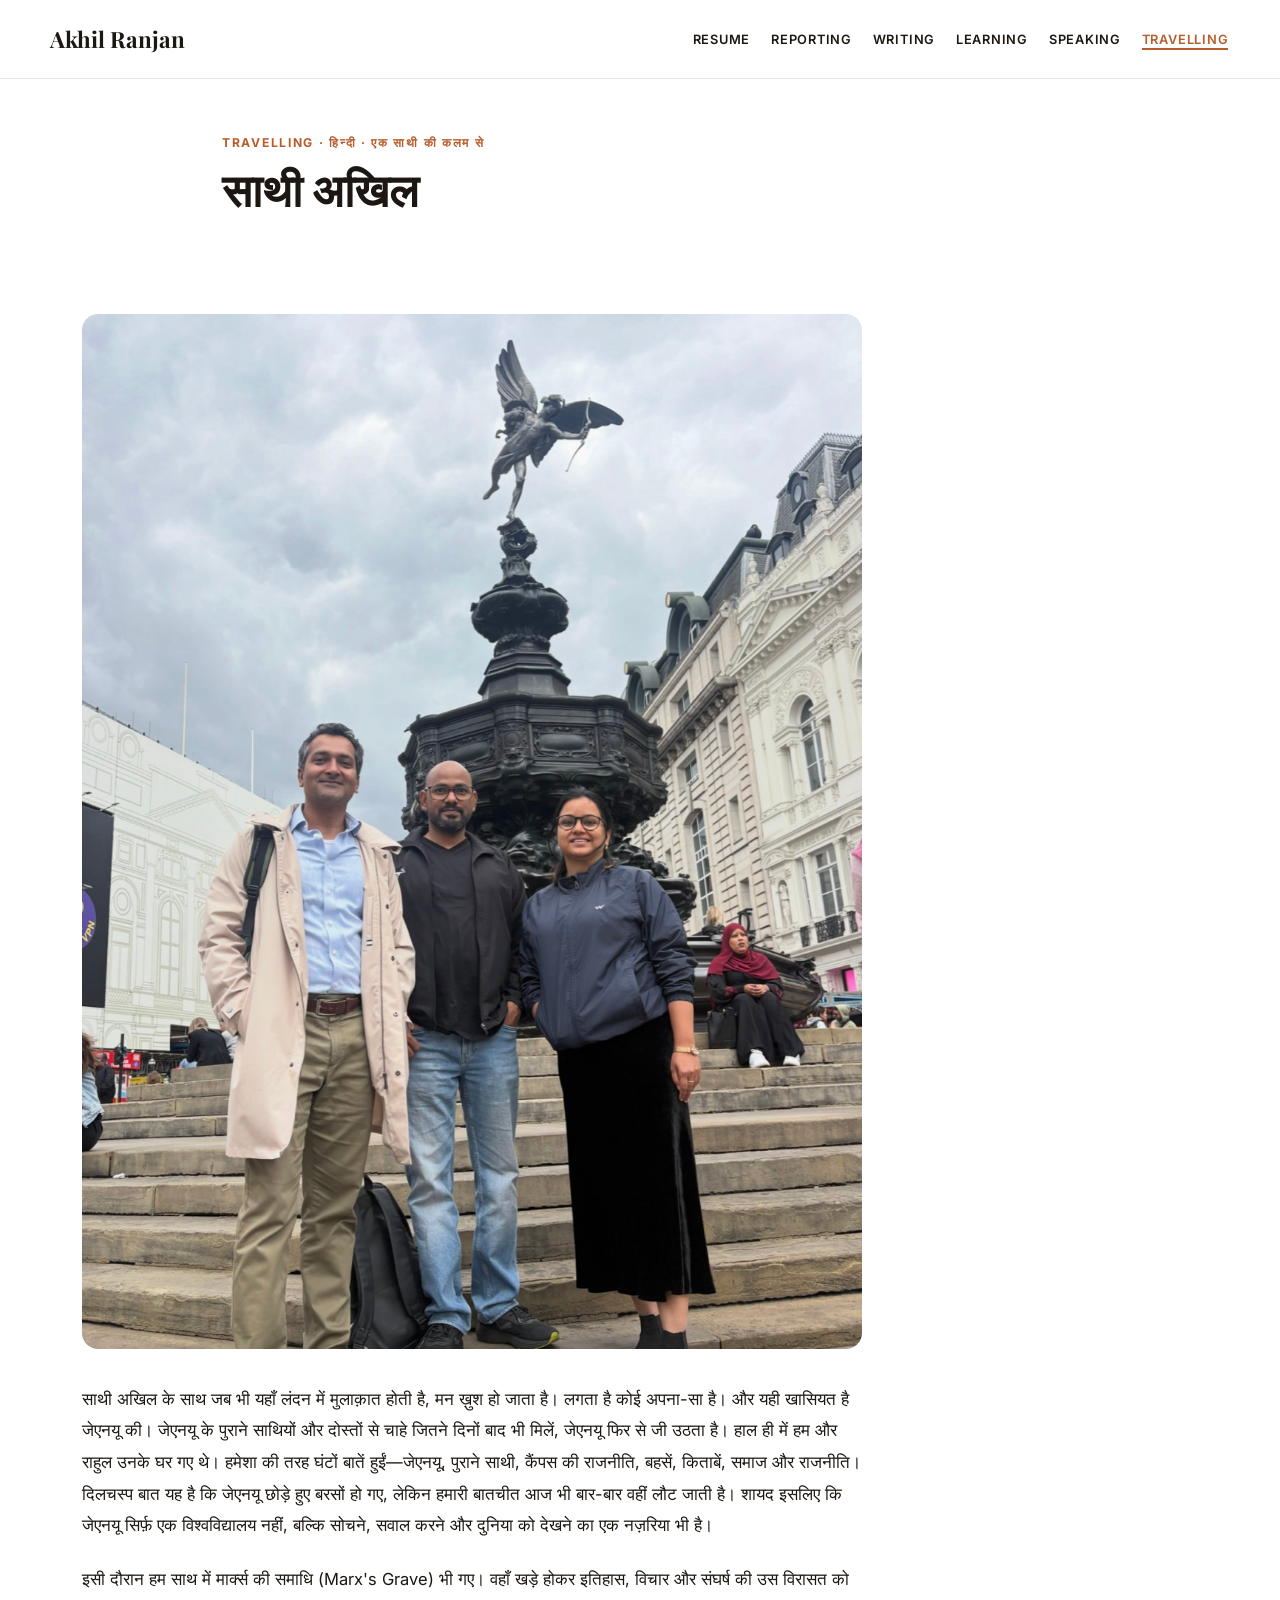
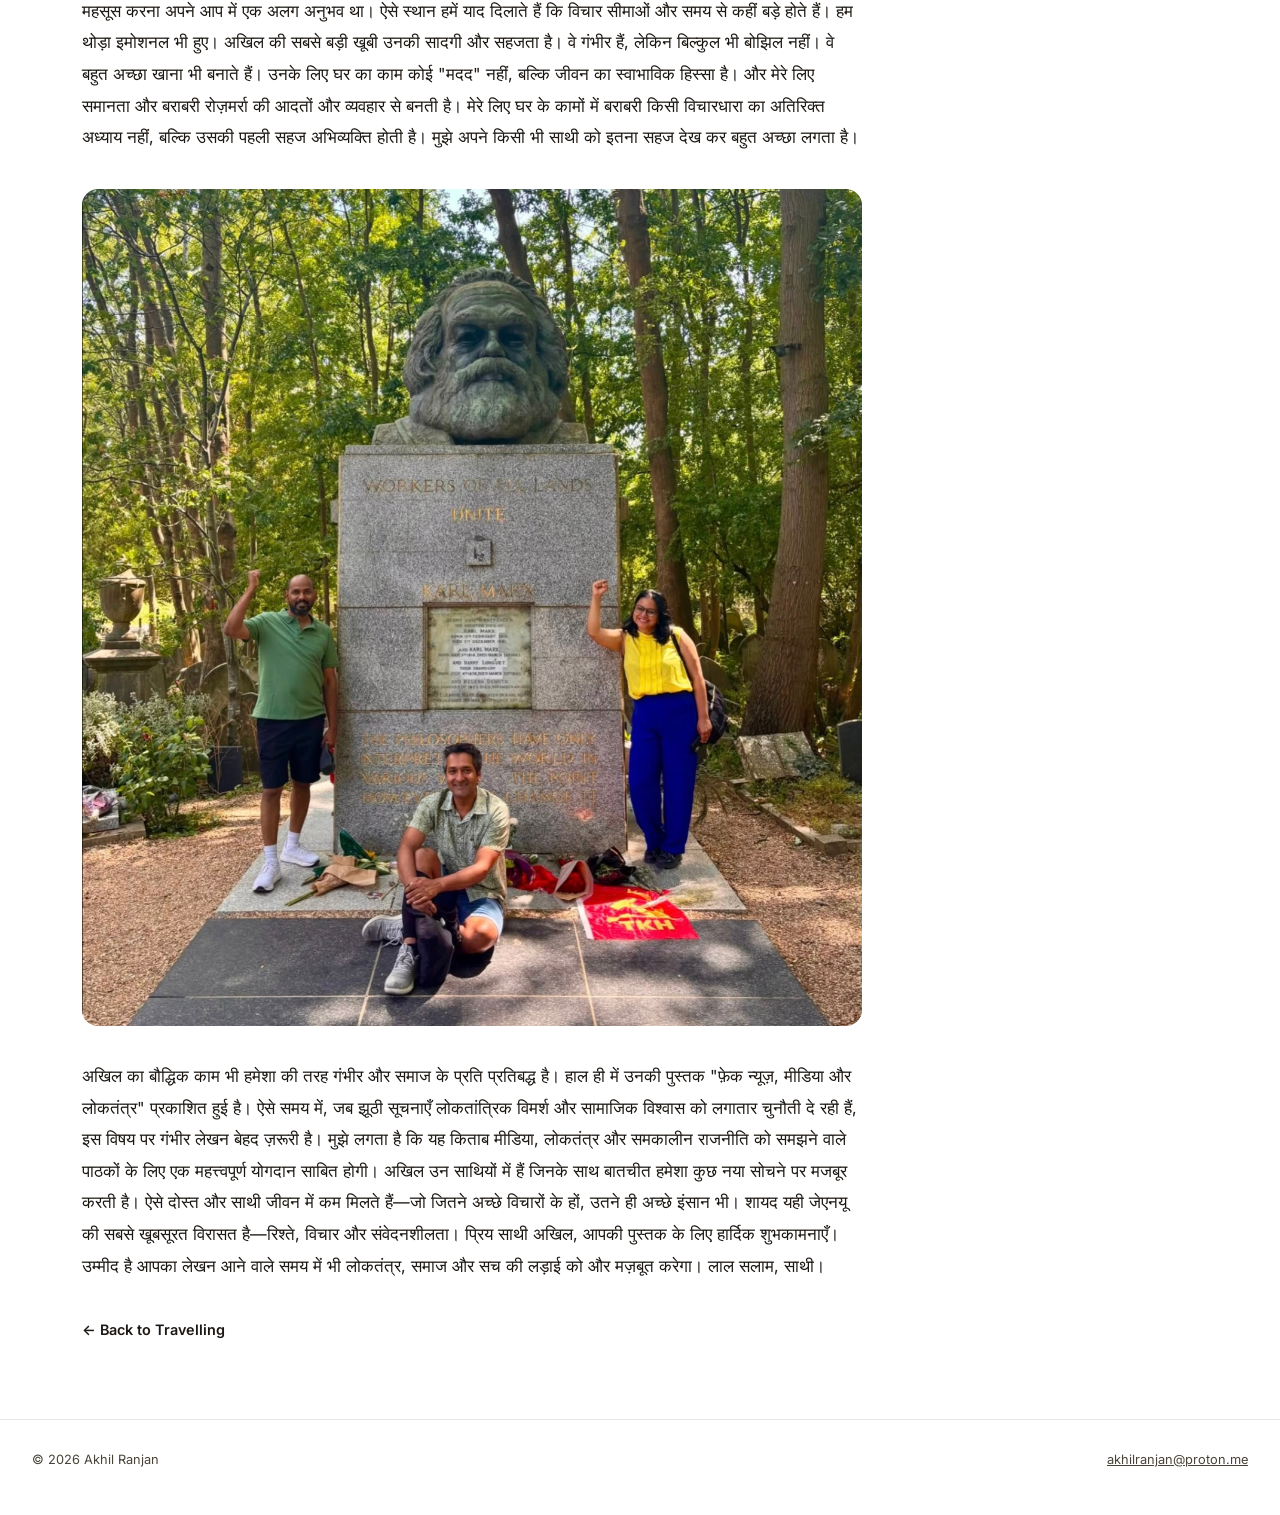
<file: travel-sathi-akhil.html>
<!DOCTYPE html>
<html lang="hi">
  <head>
    <meta charset="UTF-8" />
    <meta name="viewport" content="width=device-width, initial-scale=1.0" />
    <title>साथी अखिल | Akhil Ranjan</title>
    <meta name="description" content="लंदन में जेएनयू के पुराने साथियों से मुलाक़ात, मार्क्स की समाधि पर एक शाम, और अखिल की किताब पर एक दोस्त का आत्मीय नोट।" />
    <meta name="theme-color" content="#FFFFFF" />
    <link rel="canonical" href="https://akhilranjan.com/travel-sathi-akhil.html" />
    <link rel="stylesheet" href="landing.css" />
    <link rel="stylesheet" href="content-page.css" />
  </head>
  <body class="content-page">
    <header class="cp-header">
      <div class="cp-header__inner">
        <a class="cp-brand" href="index.html">Akhil Ranjan</a>
        <nav class="cp-nav" aria-label="Primary navigation">
          <a href="resume.html">Resume</a>
          <a href="reporting.html">Reporting</a>
          <a href="writing.html">Writing</a>
          <a href="learning.html">Learning</a>
          <a href="speaking.html">Speaking</a>
          <a href="travelling.html" aria-current="page">Travelling</a>
        </nav>
      </div>
    </header>

    <section class="cp-hero">
      <p class="cp-eyebrow">Travelling · हिन्दी · एक साथी की कलम से</p>
      <h1>साथी अखिल</h1>
    </section>

    <main class="cp-main">
      <article class="cp-essay">
        <figure>
          <img src="images/travelling/T6.jpg" alt="लंदन के पिकाडिली सर्कस में अखिल रंजन अपने जेएनयू साथियों के साथ" />
        </figure>

        <p>साथी अखिल के साथ जब भी यहाँ लंदन में मुलाक़ात होती है, मन ख़ुश हो जाता है। लगता है कोई अपना-सा है। और यही खासियत है जेएनयू की। जेएनयू के पुराने साथियों और दोस्तों से चाहे जितने दिनों बाद भी मिलें, जेएनयू फिर से जी उठता है। हाल ही में हम और राहुल उनके घर गए थे। हमेशा की तरह घंटों बातें हुईं—जेएनयू, पुराने साथी, कैंपस की राजनीति, बहसें, किताबें, समाज और राजनीति। दिलचस्प बात यह है कि जेएनयू छोड़े हुए बरसों हो गए, लेकिन हमारी बातचीत आज भी बार-बार वहीं लौट जाती है। शायद इसलिए कि जेएनयू सिर्फ़ एक विश्वविद्यालय नहीं, बल्कि सोचने, सवाल करने और दुनिया को देखने का एक नज़रिया भी है।</p>

        <p>इसी दौरान हम साथ में मार्क्स की समाधि (Marx's Grave) भी गए। वहाँ खड़े होकर इतिहास, विचार और संघर्ष की उस विरासत को महसूस करना अपने आप में एक अलग अनुभव था। ऐसे स्थान हमें याद दिलाते हैं कि विचार सीमाओं और समय से कहीं बड़े होते हैं। हम थोड़ा इमोशनल भी हुए। अखिल की सबसे बड़ी खूबी उनकी सादगी और सहजता है। वे गंभीर हैं, लेकिन बिल्कुल भी बोझिल नहीं। वे बहुत अच्छा खाना भी बनाते हैं। उनके लिए घर का काम कोई "मदद" नहीं, बल्कि जीवन का स्वाभाविक हिस्सा है। और मेरे लिए समानता और बराबरी रोज़मर्रा की आदतों और व्यवहार से बनती है। मेरे लिए घर के कामों में बराबरी किसी विचारधारा का अतिरिक्त अध्याय नहीं, बल्कि उसकी पहली सहज अभिव्यक्ति होती है। मुझे अपने किसी भी साथी को इतना सहज देख कर बहुत अच्छा लगता है।</p>

        <figure>
          <img src="images/travelling/T5.jpg" alt="अखिल रंजन और साथी लंदन के हाईगेट क़ब्रिस्तान में कार्ल मार्क्स की समाधि पर" />
        </figure>

        <p>अखिल का बौद्धिक काम भी हमेशा की तरह गंभीर और समाज के प्रति प्रतिबद्ध है। हाल ही में उनकी पुस्तक "फ़ेक न्यूज़, मीडिया और लोकतंत्र" प्रकाशित हुई है। ऐसे समय में, जब झूठी सूचनाएँ लोकतांत्रिक विमर्श और सामाजिक विश्वास को लगातार चुनौती दे रही हैं, इस विषय पर गंभीर लेखन बेहद ज़रूरी है। मुझे लगता है कि यह किताब मीडिया, लोकतंत्र और समकालीन राजनीति को समझने वाले पाठकों के लिए एक महत्त्वपूर्ण योगदान साबित होगी। अखिल उन साथियों में हैं जिनके साथ बातचीत हमेशा कुछ नया सोचने पर मजबूर करती है। ऐसे दोस्त और साथी जीवन में कम मिलते हैं—जो जितने अच्छे विचारों के हों, उतने ही अच्छे इंसान भी। शायद यही जेएनयू की सबसे खूबसूरत विरासत है—रिश्ते, विचार और संवेदनशीलता। प्रिय साथी अखिल, आपकी पुस्तक के लिए हार्दिक शुभकामनाएँ। उम्मीद है आपका लेखन आने वाले समय में भी लोकतंत्र, समाज और सच की लड़ाई को और मज़बूत करेगा। लाल सलाम, साथी।</p>

        <a class="cp-essay-back" href="travelling.html">← Back to Travelling</a>
      </article>
    </main>

    <footer class="landing__footer">
      <span>© 2026 Akhil Ranjan</span>
      <a href="mailto:akhilranjan@proton.me">akhilranjan@proton.me</a>
    </footer>

  </body>
</html>
</file>
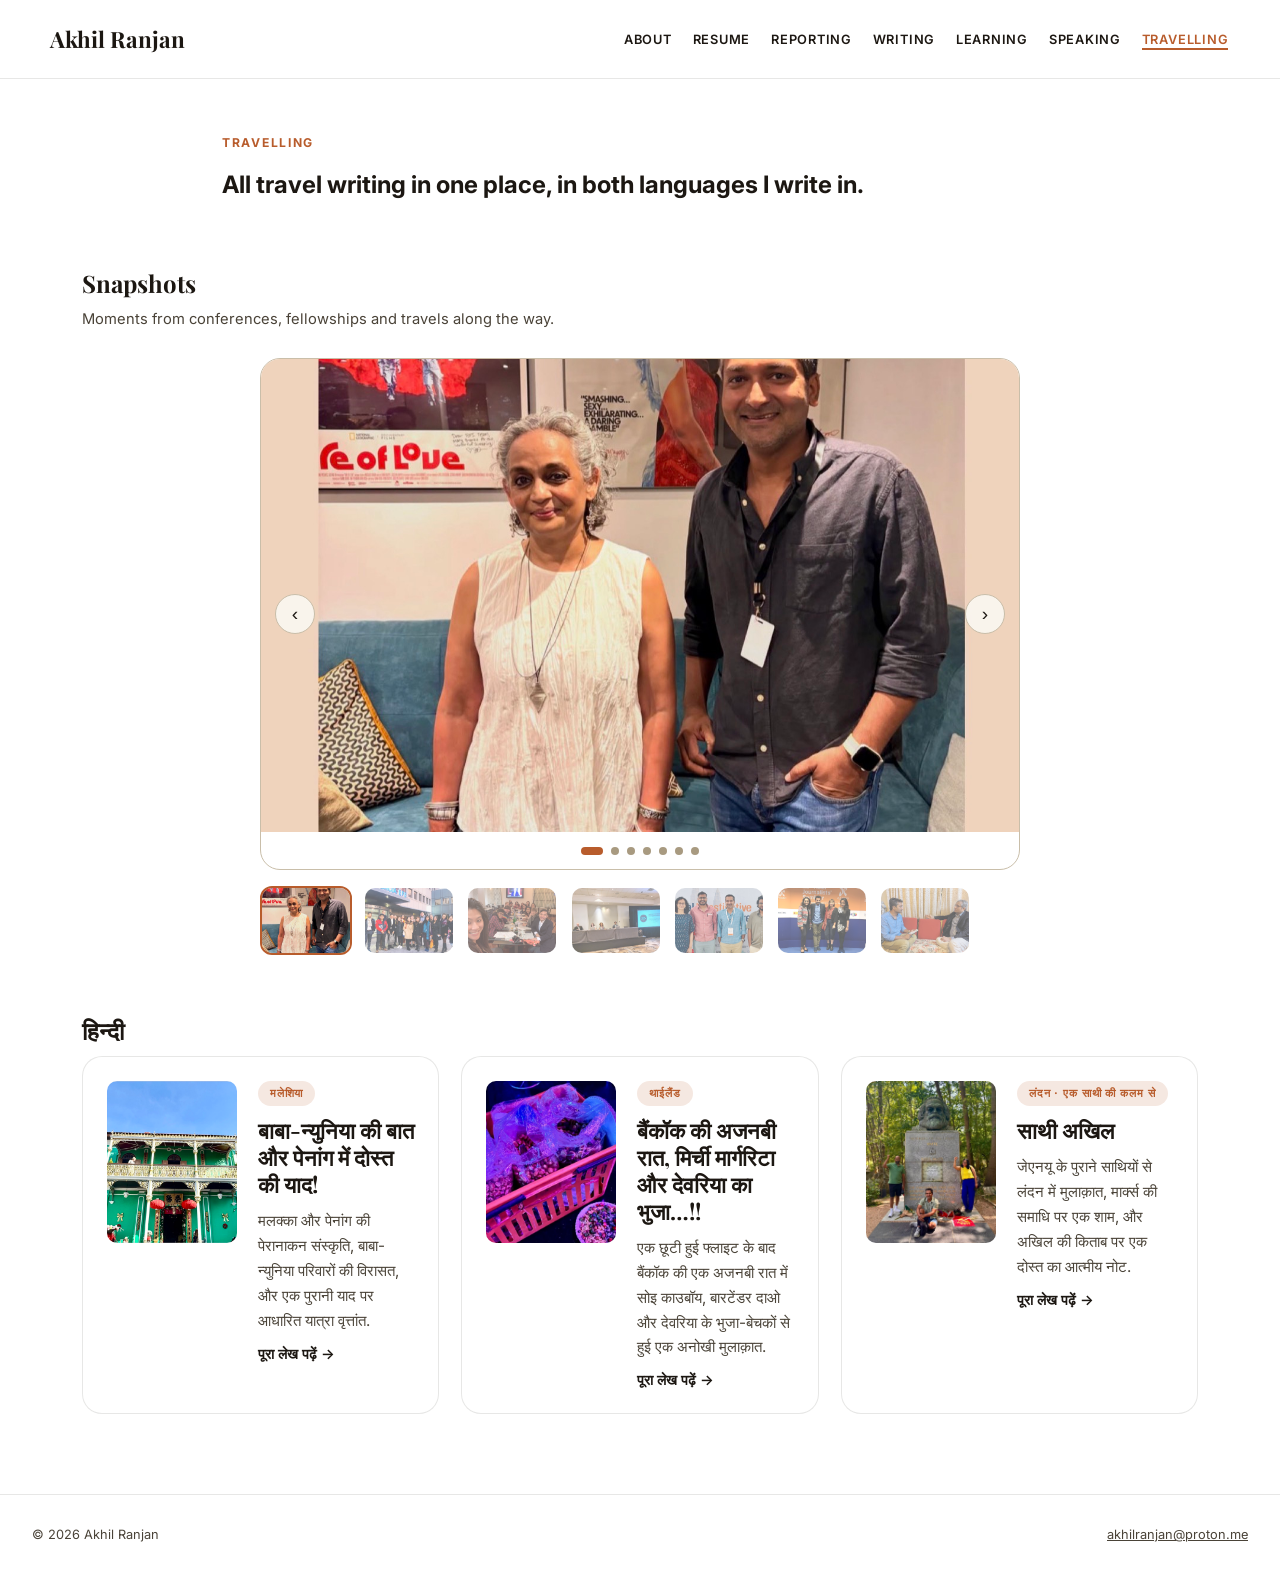
<file: travelling.html>
<!DOCTYPE html>
<html lang="en">
  <head>
    <meta charset="UTF-8" />
    <meta name="viewport" content="width=device-width, initial-scale=1.0" />
    <title>Travelling | Akhil Ranjan</title>
    <meta name="description" content="Travel writing by Akhil Ranjan, in both Hindi and English." />
    <meta name="theme-color" content="#FFFFFF" />
    <link rel="canonical" href="https://akhilranjan.com/travelling.html" />
    <link rel="stylesheet" href="landing.css" />
    <link rel="stylesheet" href="content-page.css?v=2" />
  </head>
  <body class="content-page">
    <header class="cp-header">
      <div class="cp-header__inner">
        <a class="cp-brand" href="index.html">Akhil Ranjan</a>
        <nav class="cp-nav" aria-label="Primary navigation">
          <a href="about.html">About</a>
          <a href="resume.html">Resume</a>
          <a href="reporting.html">Reporting</a>
          <a href="writing.html">Writing</a>
          <a href="learning.html">Learning</a>
          <a href="speaking.html">Speaking</a>
          <a href="travelling.html" aria-current="page">Travelling</a>
        </nav>
      </div>
    </header>

    <section class="cp-hero">
      <p class="cp-eyebrow">Travelling</p>
      <h2>All travel writing in one place, in both languages I write in.</h2>
    </section>

    <main class="cp-main">
      <div class="cp-section">
        <h2>Snapshots</h2>
        <p class="cp-section__note">Moments from conferences, fellowships and travels along the way.</p>
        <div class="cp-slider">
          <div class="cp-slider__track">
            <div class="cp-slider__slide"><img src="images/slider/S1.jpg" alt="Akhil Ranjan at a film industry event in London" /></div>
            <div class="cp-slider__slide"><img src="images/slider/S2.jpeg" alt="Akhil Ranjan with fellow journalists outside Agencia EFE, Madrid" /></div>
            <div class="cp-slider__slide"><img src="images/slider/S3.jpeg" alt="Akhil Ranjan at a dinner with fellow journalists" /></div>
            <div class="cp-slider__slide"><img src="images/slider/S4.jpg" alt="Akhil Ranjan on a conference panel discussing election investigations" /></div>
            <div class="cp-slider__slide"><img src="images/slider/S5.jpg" alt="Akhil Ranjan with fellow journalists at the Global Investigative Journalism Conference, Kuala Lumpur" /></div>
            <div class="cp-slider__slide"><img src="images/slider/S6.jpeg" alt="Akhil Ranjan with fellow journalists at the ASEM Journalists' Seminar, Madrid" /></div>
            <div class="cp-slider__slide"><img src="images/slider/S7.jpg" alt="Akhil Ranjan interviewing journalist Ravish Kumar" /></div>
          </div>
          <button class="cp-slider__btn cp-slider__btn--prev" type="button" aria-label="Previous photo">‹</button>
          <button class="cp-slider__btn cp-slider__btn--next" type="button" aria-label="Next photo">›</button>
          <div class="cp-slider__dots">
            <button class="cp-slider__dot" type="button" aria-label="Go to photo 1"></button>
            <button class="cp-slider__dot" type="button" aria-label="Go to photo 2"></button>
            <button class="cp-slider__dot" type="button" aria-label="Go to photo 3"></button>
            <button class="cp-slider__dot" type="button" aria-label="Go to photo 4"></button>
            <button class="cp-slider__dot" type="button" aria-label="Go to photo 5"></button>
            <button class="cp-slider__dot" type="button" aria-label="Go to photo 6"></button>
            <button class="cp-slider__dot" type="button" aria-label="Go to photo 7"></button>
          </div>
        </div>
        <div class="cp-slider__thumbs">
          <button class="cp-slider__thumb" type="button" aria-label="Go to photo 1"><img src="images/slider/S1.jpg" alt="" /></button>
          <button class="cp-slider__thumb" type="button" aria-label="Go to photo 2"><img src="images/slider/S2.jpeg" alt="" /></button>
          <button class="cp-slider__thumb" type="button" aria-label="Go to photo 3"><img src="images/slider/S3.jpeg" alt="" /></button>
          <button class="cp-slider__thumb" type="button" aria-label="Go to photo 4"><img src="images/slider/S4.jpg" alt="" /></button>
          <button class="cp-slider__thumb" type="button" aria-label="Go to photo 5"><img src="images/slider/S5.jpg" alt="" /></button>
          <button class="cp-slider__thumb" type="button" aria-label="Go to photo 6"><img src="images/slider/S6.jpeg" alt="" /></button>
          <button class="cp-slider__thumb" type="button" aria-label="Go to photo 7"><img src="images/slider/S7.jpg" alt="" /></button>
        </div>
      </div>

      <div class="cp-section">
        <h2>हिन्दी</h2>
        <div class="cp-grid cp-grid--3">
          <article class="cp-card cp-card--book">
            <img src="images/travelling/T2.jpg" alt="पेनांग में बाबा-न्युनिया का पुश्तैनी घर" />
            <div class="cp-card__body">
              <span class="cp-card__tag">मलेशिया</span>
              <h3>बाबा-न्युनिया की बात और पेनांग में दोस्त की याद!</h3>
              <p>मलक्का और पेनांग की पेरानाकन संस्कृति, बाबा-न्युनिया परिवारों की विरासत, और एक पुरानी याद पर आधारित यात्रा वृत्तांत.</p>
              <a href="travel-baba-nyonya-penang.html">पूरा लेख पढ़ें →</a>
            </div>
          </article>
          <article class="cp-card cp-card--book">
            <img src="images/travelling/T4.jpg" alt="नियॉन रोशनी में भुजा से भरी टोकरी और मिर्ची मार्गरिटा" />
            <div class="cp-card__body">
              <span class="cp-card__tag">थाईलैंड</span>
              <h3>बैंकॉक की अजनबी रात, मिर्ची मार्गरिटा और देवरिया का भुजा…!!</h3>
              <p>एक छूटी हुई फ्लाइट के बाद बैंकॉक की एक अजनबी रात में सोइ काउबॉय, बारटेंडर दाओ और देवरिया के भुजा-बेचकों से हुई एक अनोखी मुलाक़ात.</p>
              <a href="travel-bangkok-bhuja-margarita.html">पूरा लेख पढ़ें →</a>
            </div>
          </article>
          <article class="cp-card cp-card--book">
            <img src="images/travelling/T5.jpg" alt="अखिल रंजन और साथी लंदन में कार्ल मार्क्स की समाधि पर" />
            <div class="cp-card__body">
              <span class="cp-card__tag">लंदन · एक साथी की कलम से</span>
              <h3>साथी अखिल</h3>
              <p>जेएनयू के पुराने साथियों से लंदन में मुलाक़ात, मार्क्स की समाधि पर एक शाम, और अखिल की किताब पर एक दोस्त का आत्मीय नोट.</p>
              <a href="travel-sathi-akhil.html">पूरा लेख पढ़ें →</a>
            </div>
          </article>
        </div>
      </div>
    </main>

    <footer class="landing__footer">
      <span>© 2026 Akhil Ranjan</span>
      <a href="mailto:akhilranjan@proton.me">akhilranjan@proton.me</a>
    </footer>

    <script src="cp-slider.js?v=2" defer></script>
  </body>
</html>
</file>
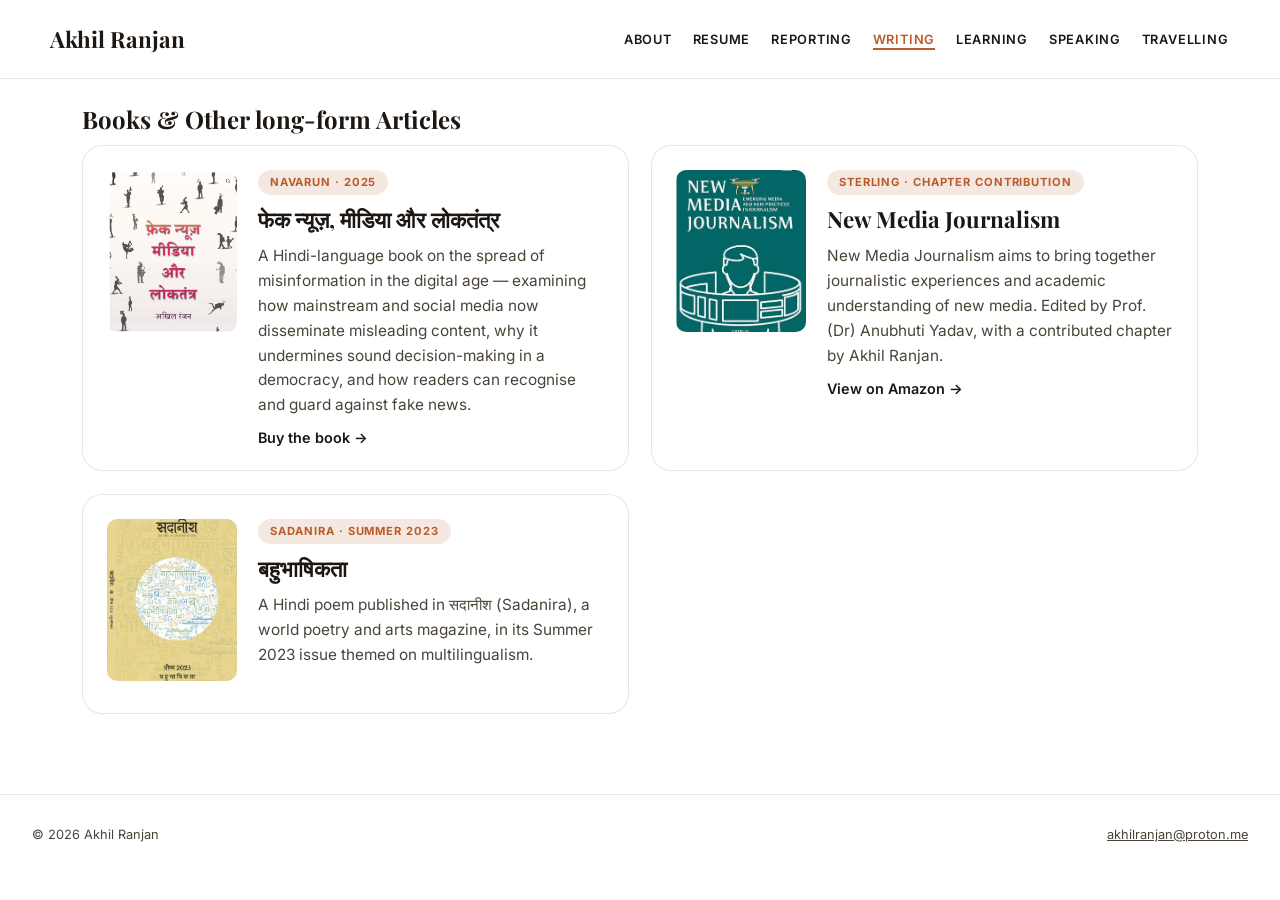
<file: writing.html>
<!DOCTYPE html>
<html lang="en">
  <head>
    <meta charset="UTF-8" />
    <meta name="viewport" content="width=device-width, initial-scale=1.0" />
    <title>Writing | Akhil Ranjan</title>
    <meta name="description" content="Book and published articles by Akhil Ranjan, investigative journalist." />
    <meta name="theme-color" content="#FFFFFF" />
    <link rel="canonical" href="https://akhilranjan.com/writing.html" />
    <link rel="stylesheet" href="landing.css" />
    <link rel="stylesheet" href="content-page.css" />
  </head>
  <body class="content-page">
    <header class="cp-header">
      <div class="cp-header__inner">
        <a class="cp-brand" href="index.html">Akhil Ranjan</a>
        <nav class="cp-nav" aria-label="Primary navigation">
          <a href="about.html">About</a>
          <a href="resume.html">Resume</a>
          <a href="reporting.html">Reporting</a>
          <a href="writing.html" aria-current="page">Writing</a>
          <a href="learning.html">Learning</a>
          <a href="speaking.html">Speaking</a>
          <a href="travelling.html">Travelling</a>
        </nav>
      </div>
    </header>
    <main class="cp-main">
      <div class="cp-section">
        <h2>Books & Other long-form Articles</h2>
        <div class="cp-grid cp-grid--2">
          <article class="cp-card cp-card--book">
            <img src="images/book-fake-news-media-loktantra.png" alt="Cover of फेक न्यूज़, मीडिया और लोकतंत्र by Akhil Ranjan" />
            <div class="cp-card__body">
              <span class="cp-card__tag">Navarun · 2025</span>
              <h3>फेक न्यूज़, मीडिया और लोकतंत्र</h3>
              <p>A Hindi-language book on the spread of misinformation in the digital age — examining how mainstream and social media now disseminate misleading content, why it undermines sound decision-making in a democracy, and how readers can recognise and guard against fake news.</p>
              <a href="https://navarun.com/product/%E0%A4%AB%E0%A5%87%E0%A4%95-%E0%A4%A8%E0%A5%8D%E0%A4%AF%E0%A5%82%E0%A4%9C-%E0%A4%AE%E0%A5%80%E0%A4%A1%E0%A4%BF%E0%A4%AF%E0%A4%BE-%E0%A4%94%E0%A4%B0-%E0%A4%B2%E0%A5%8B%E0%A4%95%E0%A4%A4%E0%A4%82/" target="_blank" rel="noopener">Buy the book →</a>
            </div>
          </article>
          <article class="cp-card cp-card--book">
            <img src="images/book-new-media-journalism.png" alt="Cover of New Media Journalism, edited by Prof. (Dr) Anubhuti Yadav" />
            <div class="cp-card__body">
              <span class="cp-card__tag">Sterling · Chapter contribution</span>
              <h3>New Media Journalism</h3>
              <p>New Media Journalism aims to bring together journalistic experiences and academic understanding of new media. Edited by Prof. (Dr) Anubhuti Yadav, with a contributed chapter by Akhil Ranjan.</p>
              <a href="https://www.amazon.co.uk/New-Media-Journalism-Emerging-Practices/dp/B0C8TBCL2M" target="_blank" rel="noopener">View on Amazon →</a>
            </div>
          </article>
          <article class="cp-card cp-card--book">
            <img src="images/book3.png" alt="Cover of सदानीश, Summer 2023 issue on बहुभाषिकता (Multilingualism)" />
            <div class="cp-card__body">
              <span class="cp-card__tag">Sadanira · Summer 2023</span>
              <h3>बहुभाषिकता</h3>
              <p>A Hindi poem published in सदानीश (Sadanira), a world poetry and arts magazine, in its Summer 2023 issue themed on multilingualism.</p>
            </div>
          </article>
        </div>
      </div>

    </main>

    <footer class="landing__footer">
      <span>© 2026 Akhil Ranjan</span>
      <a href="mailto:akhilranjan@proton.me">akhilranjan@proton.me</a>
    </footer>

  </body>
</html>
</file>
<file: landing.css>
/* Minimal editorial landing page — warm/cream theme, independent of styles.css */
@import url('https://fonts.googleapis.com/css2?family=Playfair+Display:ital,wght@0,500;0,600;0,700;0,800;1,500&family=Inter:wght@400;500;600;700&display=swap');

:root {
  color-scheme: light;
  --landing-bg: #FFFFFF;
  --landing-ink: #1C1712;
  --landing-muted: #4A4338;
  --landing-border: #C9BEA9;
  --landing-border-strong: #a89a80;
  --landing-accent: #B85C2C;
  --landing-accent-soft: rgba(184, 92, 44, 0.14);
  --landing-card: rgba(255, 255, 255, 0.5);
}

* { box-sizing: border-box; }

html, body {
  margin: 0;
  padding: 0;
}

body.landing-page {
  background:
    radial-gradient(ellipse 900px 600px at 88% -10%, var(--landing-accent-soft), transparent 60%),
    radial-gradient(ellipse 700px 500px at -10% 105%, rgba(90, 110, 140, 0.10), transparent 60%),
    #FFFFFF;
  color: var(--landing-ink);
  font-family: 'Inter', system-ui, -apple-system, 'Segoe UI', Roboto, sans-serif;
  min-height: 100vh;
  position: relative;
}

/* subtle paper grain for tactile, editorial depth */
body.landing-page::before {
  content: '';
  position: fixed;
  inset: 0;
  pointer-events: none;
  opacity: 0.5;
  mix-blend-mode: multiply;
  background-image: url("data:image/svg+xml,%3Csvg xmlns='http://www.w3.org/2000/svg' width='140' height='140'%3E%3Cfilter id='n'%3E%3CfeTurbulence type='fractalNoise' baseFrequency='0.9' numOctaves='2' stitchTiles='stitch'/%3E%3C/filter%3E%3Crect width='100%25' height='100%25' filter='url(%23n)' opacity='0.05'/%3E%3C/svg%3E");
  z-index: 0;
}

/* bold brand strip across the very top, for immediate visual presence */
body.landing-page::after {
  content: '';
  position: fixed;
  top: 0;
  left: 0;
  right: 0;
  height: 5px;
  background: linear-gradient(90deg, var(--landing-accent) 0%, #d98f5f 50%, var(--landing-accent) 100%);
  z-index: 3;
}

.landing {
  position: relative;
  z-index: 1;
  min-height: 100vh;
  display: flex;
  flex-direction: column;
  padding: 1.4rem 2rem 1rem;
}

.landing__container {
  width: 100%;
  max-width: 1320px;
  margin: 0 auto;
  flex: 1;
  display: flex;
  flex-direction: column;
  justify-content: flex-start;
}

.landing__topbar {
  display: flex;
  align-items: center;
  justify-content: space-between;
  gap: 1.5rem;
  flex-wrap: wrap;
  padding-bottom: 0.75rem;
  margin-bottom: clamp(0.5rem, 1.4vw, 1rem);
  border-bottom: 1px solid rgba(28, 23, 18, 0.1);
}

.landing__name {
  font-family: 'Playfair Display', Georgia, serif;
  font-weight: 700;
  font-size: clamp(1.5rem, 2.4vw, 1.9rem);
  margin: 0;
  letter-spacing: 0.01em;
  min-width: 0;
}

.landing__nav {
  display: flex;
  align-items: center;
  gap: 0.5rem;
  flex-wrap: wrap;
  font-size: 0.82rem;
  font-weight: 600;
  letter-spacing: 0.06em;
  text-transform: uppercase;
  min-width: 0;
}

.landing__nav a {
  position: relative;
  color: var(--landing-ink);
  text-decoration: none;
  padding: 0.3rem 0.1rem;
}
.landing__nav a::after {
  content: '';
  position: absolute;
  left: 0.1rem;
  right: 0.1rem;
  bottom: 0.1rem;
  height: 1.5px;
  background: var(--landing-accent);
  transform: scaleX(0);
  transform-origin: left;
  transition: transform 220ms ease;
}
.landing__nav a:hover::after,
.landing__nav a:focus-visible::after { transform: scaleX(1); }
.landing__nav span { color: var(--landing-border-strong); font-size: 0.7rem; }

.landing__grid {
  flex: 0 0 auto;
  display: grid;
  grid-template-columns: minmax(260px, 400px) 1fr;
  gap: clamp(1.5rem, 4vw, 4rem);
  align-items: start;
  margin-top: clamp(0.75rem, 2.4vw, 1.9rem);
}

.landing__profile {
  display: flex;
  flex-direction: column;
  align-items: flex-start;
  gap: 1.9rem;
  min-width: 0;
}

.landing__photo {
  position: relative;
  width: clamp(240px, 26vw, 380px);
  aspect-ratio: 1 / 1;
  padding: 5%;
}
.landing__photo::before {
  content: '';
  position: absolute;
  inset: -20px;
  border-radius: 50%;
  border: 1.5px dashed rgba(184, 92, 44, 0.4);
  animation: landing-spin 40s linear infinite;
}
.landing__photo::after {
  content: '';
  position: absolute;
  inset: 4%;
  border-radius: 50%;
  background: radial-gradient(circle, rgba(184,92,44,0.45), transparent 70%);
  filter: blur(32px);
  z-index: -1;
}
.landing__photo img {
  width: 100%;
  height: 100%;
  object-fit: contain;
  display: block;
  border-radius: 50%;
  filter: drop-shadow(0 18px 30px rgba(28, 23, 18, 0.22));
}

@keyframes landing-spin {
  from { transform: rotate(0deg); }
  to { transform: rotate(360deg); }
}

.landing__featured-label {
  font-size: 0.72rem;
  font-weight: 700;
  letter-spacing: 0.14em;
  text-transform: uppercase;
  color: var(--landing-muted);
  margin: 0 0 -0.6rem;
}

.landing__logos {
  display: flex;
  align-items: center;
  gap: 0.6rem;
}
.landing__logos img {
  height: 48px;
  width: auto;
  display: block;
  object-fit: cover;
  border-radius: 14px;
  box-shadow: 0 3px 10px rgba(28, 23, 18, 0.1);
  transition: transform 160ms ease, box-shadow 160ms ease;
}
/* AFP and Twitter marks are square — render them as circular badges */
.landing__logos img:nth-child(2),
.landing__logos img:nth-child(3) {
  width: 48px;
  border-radius: 50%;
}
.landing__logos img:hover {
  transform: translateY(-3px);
  box-shadow: 0 10px 20px rgba(28, 23, 18, 0.18);
}

.landing__eyebrow {
  display: inline-flex;
  align-items: center;
  gap: 0.5rem;
  padding: 0.45rem 0.9rem;
  border-radius: 999px;
  background: var(--landing-accent-soft);
  color: var(--landing-accent);
  font-size: 0.76rem;
  font-weight: 700;
  letter-spacing: 0.1em;
  text-transform: uppercase;
  margin-bottom: 1.4rem;
}
.landing__eyebrow-dot {
  width: 6px;
  height: 6px;
  border-radius: 50%;
  background: var(--landing-accent);
}

.landing__content { container-type: inline-size; }
.landing__content h1 {
  font-family: 'Playfair Display', Georgia, serif;
  font-weight: 700;
  /* sized off the column's own width (container query units), not the viewport —
     so it always fits on one line whether the layout is two-column or stacked */
  font-size: clamp(0.85rem, 4.2cqw, 3.6rem);
  line-height: 1.1;
  margin: 0 0 1.5rem;
  white-space: nowrap;
  letter-spacing: -0.01em;
}

.landing__bio {
  font-size: clamp(1.02rem, 1.3vw, 1.2rem);
  line-height: 1.7;
  color: var(--landing-muted);
  max-width: 58ch;
  margin: 0 0 1.1rem;
}

.landing__cta-row {
  display: flex;
  align-items: center;
  gap: 1.2rem;
  flex-wrap: wrap;
  margin: 0 0 2.6rem;
}

.landing__cta {
  font-size: clamp(0.98rem, 1.2vw, 1.05rem);
  line-height: 1.6;
  color: var(--landing-ink);
  max-width: 34ch;
  margin: 0;
}

.landing__cta-btn {
  display: inline-flex;
  align-items: center;
  gap: 0.6rem;
  background: var(--landing-accent);
  color: #fff;
  text-decoration: none;
  font-weight: 600;
  font-size: 0.96rem;
  padding: 0.95rem 1.6rem;
  border-radius: 999px;
  white-space: nowrap;
  transition: transform 160ms ease, box-shadow 160ms ease, background 160ms ease;
  box-shadow: 0 12px 28px rgba(184, 92, 44, 0.32);
}
.landing__cta-btn:hover {
  transform: translateY(-2px);
  background: var(--landing-ink);
  box-shadow: 0 14px 30px rgba(28, 23, 18, 0.3);
}
.landing__cta-btn svg { transition: transform 160ms ease; }
.landing__cta-btn:hover svg { transform: translateX(3px); }

.landing__socials-label {
  font-size: 0.78rem;
  font-weight: 700;
  letter-spacing: 0.14em;
  text-transform: uppercase;
  color: var(--landing-ink);
  margin: 0 0 1.1rem;
}

.landing__socials {
  display: flex;
  gap: 1.5rem;
  flex-wrap: wrap;
}

.landing__social {
  display: flex;
  flex-direction: column;
  align-items: center;
  gap: 0.6rem;
  text-decoration: none;
  color: var(--landing-ink);
}

.landing__social-icon {
  width: 56px;
  height: 56px;
  border-radius: 16px;
  border: 1.5px solid var(--landing-border-strong);
  display: grid;
  place-items: center;
  overflow: hidden;
  background: var(--landing-card);
  color: var(--landing-ink);
  box-shadow: 0 6px 16px rgba(28, 23, 18, 0.06);
  transition: transform 180ms ease, box-shadow 180ms ease;
}
.landing__social-icon img {
  width: 100%;
  height: 100%;
  object-fit: cover;
  display: block;
}
.landing__social:hover .landing__social-icon,
.landing__social:focus-visible .landing__social-icon {
  transform: translateY(-4px);
  box-shadow: 0 14px 26px rgba(28, 23, 18, 0.18);
}

/* official brand colors per platform */
.landing__social--instagram .landing__social-icon,
.landing__social--linkedin .landing__social-icon,
.landing__social--bluesky .landing__social-icon {
  border-color: transparent;
}

.landing__social-name {
  font-size: 0.82rem;
  font-weight: 600;
}

.landing__footer {
  position: relative;
  z-index: 1;
  display: flex;
  align-items: center;
  justify-content: space-between;
  gap: 1rem;
  flex-wrap: wrap;
  max-width: 1320px;
  margin: 0 auto;
  padding: 2rem 2rem 3rem;
  border-top: 1px solid rgba(28, 23, 18, 0.1);
  font-size: 0.8rem;
  color: var(--landing-muted);
}
.landing__footer a { color: var(--landing-muted); }

@media (max-width: 820px) {
  .landing__footer { padding: 1.5rem 1.25rem 2.5rem; justify-content: center; text-align: center; }
}

/* ---------- About (scroll section 1.5) ---------- */
.about {
  position: relative;
  z-index: 1;
  padding: 1rem 2rem 5rem;
  border-top: 1px solid rgba(28, 23, 18, 0.1);
}
.about__container {
  max-width: 1320px;
  margin: 0 auto;
  padding-top: 4rem;
}
.about__eyebrow {
  font-size: 0.76rem;
  font-weight: 700;
  letter-spacing: 0.14em;
  text-transform: uppercase;
  color: var(--landing-accent);
  margin: 0 0 0.6rem;
}
.about h2 {
  font-family: 'Playfair Display', Georgia, serif;
  font-size: clamp(1.5rem, 2.8vw, 2.2rem);
  margin: 0 0 1.6rem;
  max-width: 32ch;
}
.about__body {
  display: flex;
  flex-direction: column;
  gap: 1.2rem;
  max-width: 72ch;
}
.about__body p {
  color: var(--landing-muted);
  font-size: 1.02rem;
  line-height: 1.75;
  margin: 0;
}

/* ---------- Selected Work (scroll section 2) ---------- */
.selected-work {
  position: relative;
  z-index: 1;
  padding: 1rem 2rem 5rem;
}
.selected-work__container {
  max-width: 1320px;
  margin: 0 auto;
}
.selected-work__eyebrow {
  font-size: 0.76rem;
  font-weight: 700;
  letter-spacing: 0.14em;
  text-transform: uppercase;
  color: var(--landing-accent);
  margin: 0 0 0.6rem;
}
.selected-work h2 {
  font-family: 'Playfair Display', Georgia, serif;
  font-size: clamp(1.8rem, 3.2vw, 2.6rem);
  margin: 0 0 2.2rem;
  max-width: 30ch;
}
.selected-work__note {
  color: var(--landing-muted);
  max-width: 60ch;
  line-height: 1.6;
  margin: 0 0 2.5rem;
}
.selected-work__grid {
  display: grid;
  grid-template-columns: repeat(3, 1fr);
  gap: 1.5rem;
}
.selected-work__card {
  background: var(--landing-card);
  border: 1px solid var(--landing-border);
  border-top: 3px solid var(--landing-accent);
  border-radius: 14px;
  padding: 1.8rem 1.6rem;
  display: flex;
  flex-direction: column;
  gap: 0.9rem;
  transition: transform 180ms ease, box-shadow 180ms ease, border-color 180ms ease;
}
.selected-work__card:not(.selected-work__card--empty):hover {
  transform: translateY(-6px);
  box-shadow: 0 20px 36px rgba(28, 23, 18, 0.14);
}
.selected-work__tag {
  align-self: flex-start;
  font-size: 0.72rem;
  font-weight: 700;
  letter-spacing: 0.08em;
  text-transform: uppercase;
  color: var(--landing-accent);
  background: var(--landing-accent-soft);
  padding: 0.3rem 0.7rem;
  border-radius: 999px;
}
.selected-work__card h3 {
  font-family: 'Playfair Display', Georgia, serif;
  font-size: 1.28rem;
  line-height: 1.32;
  margin: 0;
}
.selected-work__card p {
  color: var(--landing-muted);
  line-height: 1.6;
  font-size: 0.92rem;
  margin: 0;
  flex: 1;
}
.selected-work__card a {
  display: inline-block;
  color: var(--landing-ink);
  font-weight: 600;
  font-size: 0.9rem;
  text-decoration: none;
  transition: color 160ms ease, transform 160ms ease;
}
.selected-work__card a:hover { color: var(--landing-accent); transform: translateX(3px); }
.selected-work__card--empty {
  border-style: dashed;
  border-color: var(--landing-border-strong);
  background: transparent;
  align-items: flex-start;
  justify-content: center;
  min-height: 180px;
}
.selected-work__card--empty .selected-work__tag {
  background: transparent;
  border: 1px dashed var(--landing-border-strong);
  color: var(--landing-muted);
}
.selected-work__card--empty p { color: var(--landing-border-strong); font-style: italic; }

/* ---------- Accomplishments gallery (scroll section 3) ---------- */
.accomplishments {
  position: relative;
  z-index: 1;
  padding: 1rem 2rem 5rem;
  border-top: 1px solid rgba(28, 23, 18, 0.1);
}
.accomplishments__container {
  max-width: 1320px;
  margin: 0 auto;
  padding-top: 4rem;
}
.accomplishments__eyebrow {
  font-size: 0.76rem;
  font-weight: 700;
  letter-spacing: 0.14em;
  text-transform: uppercase;
  color: var(--landing-accent);
  margin: 0 0 0.6rem;
}
.accomplishments h2 {
  font-family: 'Playfair Display', Georgia, serif;
  font-size: clamp(1.8rem, 3.2vw, 2.6rem);
  margin: 0 0 2.5rem;
  max-width: 32ch;
}
.accomplishments__grid {
  display: grid;
  grid-template-columns: repeat(3, 1fr);
  gap: 1.5rem;
}
.accomplishments__grid figure {
  margin: 0;
  border-radius: 14px;
  overflow: hidden;
  background: var(--landing-card);
  border: 1px solid var(--landing-border);
  transition: transform 180ms ease, box-shadow 180ms ease;
}
.accomplishments__grid figure:hover {
  transform: translateY(-6px);
  box-shadow: 0 20px 36px rgba(28, 23, 18, 0.14);
}
.accomplishments__grid img {
  width: 100%;
  aspect-ratio: 4 / 3;
  object-fit: cover;
  display: block;
  filter: grayscale(0.15);
  transition: filter 220ms ease;
}
.accomplishments__grid figure:hover img { filter: grayscale(0); }
.accomplishments__grid figcaption {
  padding: 0.9rem 1.1rem;
  font-size: 0.85rem;
  color: var(--landing-muted);
  line-height: 1.5;
  border-top: 2px solid var(--landing-accent-soft);
}

@media (max-width: 900px) {
  .selected-work__grid, .accomplishments__grid { grid-template-columns: 1fr; }
}

@media (prefers-reduced-motion: reduce) {
  .landing__photo::before { animation: none; }
  .landing__cta-btn, .landing__social-icon, .landing__logos img, .selected-work__card { transition: none; }
}

@media (max-width: 820px) {
  .landing { padding: 2rem 1.25rem 1.5rem; }
  .landing__grid { grid-template-columns: 1fr; text-align: center; }
  .landing__profile { align-items: center; }
  .landing__content h1 { max-width: none; margin-left: auto; margin-right: auto; }
  .landing__bio, .landing__cta { max-width: none; margin-left: auto; margin-right: auto; }
  .landing__cta-row { flex-direction: column; align-items: center; }
  .landing__socials { justify-content: center; }
  .landing__topbar { justify-content: center; text-align: center; }
  .landing__eyebrow { margin-left: auto; margin-right: auto; }
  .landing__footer { justify-content: center; text-align: center; }
  .about, .selected-work, .accomplishments { padding-left: 1.25rem; padding-right: 1.25rem; }
}
</file>
<file: content-page.css>
/* Shared shell for content pages (Résumé, Reporting, Writing, Learning,
   Speaking, Travelling). Reuses the --landing-* variables and fonts
   declared in landing.css :root — link landing.css before this file. */

body.content-page {
  background: var(--landing-bg);
  color: var(--landing-ink);
  font-family: 'Inter', system-ui, -apple-system, 'Segoe UI', Roboto, sans-serif;
  min-height: 100vh;
}

.cp-header {
  border-bottom: 1px solid rgba(28, 23, 18, 0.1);
  padding: 1.5rem 2rem;
}
.cp-header__inner {
  max-width: 1180px;
  margin: 0 auto;
  display: flex;
  align-items: center;
  justify-content: space-between;
  gap: 1rem;
  flex-wrap: wrap;
}
.cp-brand {
  font-family: 'Playfair Display', Georgia, serif;
  font-weight: 700;
  font-size: 1.4rem;
  color: var(--landing-ink);
  text-decoration: none;
}
.cp-nav {
  display: flex;
  gap: 0.5rem 1.1rem;
  flex-wrap: wrap;
  font-size: 0.8rem;
  font-weight: 600;
  letter-spacing: 0.06em;
  text-transform: uppercase;
}
.cp-nav a {
  position: relative;
  color: var(--landing-ink);
  text-decoration: none;
  padding: 0.3rem 0.1rem;
}
.cp-nav a::after {
  content: '';
  position: absolute;
  left: 0.1rem;
  right: 0.1rem;
  bottom: 0.1rem;
  height: 1.5px;
  background: var(--landing-accent);
  transform: scaleX(0);
  transform-origin: left;
  transition: transform 220ms ease;
}
.cp-nav a:hover::after,
.cp-nav a:focus-visible::after { transform: scaleX(1); }
.cp-nav a[aria-current="page"] { color: var(--landing-accent); }
.cp-nav a[aria-current="page"]::after { transform: scaleX(1); }

.cp-hero {
  max-width: 900px;
  margin: 0 auto;
  padding: 3.5rem 2rem 1.5rem;
}
.cp-eyebrow {
  font-size: 0.76rem;
  font-weight: 700;
  letter-spacing: 0.14em;
  text-transform: uppercase;
  color: var(--landing-accent);
  margin: 0 0 0.8rem;
}
.cp-hero h1 {
  font-family: 'Playfair Display', Georgia, serif;
  font-size: clamp(2rem, 4vw, 2.8rem);
  line-height: 1.15;
  margin: 0 0 1rem;
}
.cp-hero--about {
  max-width: 1200px;
  padding-top: 2.75rem;
  padding-bottom: 1rem;
}
.cp-hero--about h1 {
  max-width: 1040px;
  font-size: clamp(3rem, 5vw, 5rem);
  line-height: 0.9;
  letter-spacing: -0.055em;
}
.cp-intro {
  color: var(--landing-muted);
  font-size: 1.05rem;
  line-height: 1.7;
  max-width: 65ch;
  margin: 0;
}

.cp-main {
  max-width: 1180px;
  margin: 0 auto;
  padding: 1.5rem 2rem 5rem;
}
.cp-main--about {
  max-width: 1180px;
}

.cp-about-layout {
  display: block;
  margin-bottom: 1.1rem;
}
.cp-about-copy {
  max-width: 1200px;
}
.cp-about-intro {
  font-size: clamp(1.12rem, 1.8vw, 1.3rem);
  line-height: 1.75;
  color: var(--landing-ink);
  margin-top: 0;
}
.cp-about-copy p {
  margin: 0 0 1.65rem;
  font-size: 1.08rem;
  line-height: 1.8;
  color: var(--landing-muted);
  max-width: 1180px;
}
.cp-checklist {
  list-style: none;
  padding: 0;
  margin: 1.25rem 0 0;
  display: grid;
  gap: 0.7rem;
}
.cp-checklist li {
  position: relative;
  padding-left: 1.2rem;
  color: var(--landing-ink);
  font-size: 1rem;
  line-height: 1.6;
}
.cp-checklist li::before {
  content: '';
  position: absolute;
  left: 0;
  top: 0.7em;
  width: 7px;
  height: 7px;
  border-radius: 50%;
  background: var(--landing-accent);
}

.cp-about-metrics {
  display: grid;
  grid-template-columns: repeat(3, minmax(0, 1fr));
  gap: 1rem;
  margin: 1.8rem 0 2.8rem;
}
.cp-metric {
  display: flex;
  flex-direction: column;
  align-items: flex-start;
  gap: 0.3rem;
  padding: 0.2rem 0;
}
.cp-metric strong {
  font-family: 'Playfair Display', Georgia, serif;
  font-size: clamp(1.9rem, 2.8vw, 3rem);
  font-weight: 700;
  line-height: 1;
  color: var(--landing-ink);
}
.cp-metric span {
  color: var(--landing-muted);
  font-size: 1.02rem;
  line-height: 1.45;
}

.cp-essay { max-width: 780px; }
.cp-essay p {
  font-size: 1.04rem;
  line-height: 1.9;
  color: var(--landing-ink);
  margin: 0 0 1.4rem;
}
.cp-essay figure { margin: 2.2rem 0; }
.cp-essay img {
  display: block;
  width: 100%;
  border-radius: 16px;
}
.cp-essay figcaption {
  margin-top: 0.6rem;
  font-size: 0.84rem;
  color: var(--landing-muted);
  text-align: center;
}
.cp-essay-back {
  display: inline-block;
  margin-top: 1rem;
  font-weight: 600;
  font-size: 0.9rem;
  color: var(--landing-ink);
  text-decoration: none;
}
.cp-essay-back:hover { color: var(--landing-accent); }

.cp-section { margin-bottom: 3.5rem; }
.cp-section:last-child { margin-bottom: 0; }
.cp-section h2 {
  font-family: 'Playfair Display', Georgia, serif;
  font-size: 1.5rem;
  margin: 0 0 0.6rem;
}
.cp-section__note {
  color: var(--landing-muted);
  font-size: 0.92rem;
  line-height: 1.6;
  max-width: 65ch;
  margin: 0 0 1.6rem;
}

.cp-grid { display: grid; gap: 1.4rem; }
.cp-grid--2 { grid-template-columns: repeat(2, 1fr); }
.cp-grid--3 { grid-template-columns: repeat(3, 1fr); }

.cp-card {
  background: rgba(255,255,255,0.06);
  border: 1px solid rgba(28, 23, 18, 0.1);
  border-radius: 20px;
  padding: 1.5rem;
  display: flex;
  flex-direction: column;
  gap: 0.8rem;
  min-height: 220px;
}
.cp-card__tag {
  align-self: flex-start;
  font-size: 0.7rem;
  font-weight: 700;
  letter-spacing: 0.08em;
  text-transform: uppercase;
  color: var(--landing-accent);
  background: var(--landing-accent-soft);
  padding: 0.35rem 0.75rem;
  border-radius: 999px;
}
.cp-card h3 {
  font-family: 'Playfair Display', Georgia, serif;
  font-size: clamp(1.28rem, 1.75vw, 1.9rem);
  line-height: 1.2;
  margin: 0;
}
.cp-card p {
  color: var(--landing-muted);
  font-size: 0.96rem;
  line-height: 1.62;
  margin: 0;
  flex: 1;
}
.cp-card a {
  color: var(--landing-ink);
  font-weight: 600;
  font-size: 0.9rem;
  text-decoration: none;
}
.cp-card a:hover { color: var(--landing-accent); }
.cp-card__links { display: flex; flex-wrap: wrap; gap: 0.3rem 0.9rem; }
.cp-card__links a { font-weight: 600; font-size: 0.9rem; }
.cp-gallery {
  display: flex;
  flex-wrap: nowrap;
  align-items: center;
  gap: 0.12rem;
  margin-top: 0.65rem;
  max-width: 110px;
  overflow: hidden;
  line-height: 0;
}
.cp-gallery--compact {
  max-width: 82px;
}
.cp-gallery__item {
  display: block;
  flex: 0 0 auto;
  width: 28px;
  height: 22px;
  overflow: hidden;
  border-radius: 0;
  background: rgba(255,255,255,0.02);
  text-decoration: none;
  border: none;
  opacity: 0.9;
  padding: 0;
}
.cp-gallery__item img {
  display: block;
  width: 100%;
  height: 100%;
  object-fit: cover;
  transition: none;
}
.cp-gallery__item:hover img,
.cp-gallery__item:focus-visible img {
  transform: none;
  opacity: 1;
}
.cp-card img {
  width: 100%;
  aspect-ratio: 4 / 3;
  object-fit: cover;
  border-radius: 12px;
  margin: -1.5rem -1.5rem 0.3rem;
  width: calc(100% + 3rem);
}
.cp-image-modal {
  position: fixed;
  inset: 0;
  display: none;
  align-items: center;
  justify-content: center;
  background: rgba(17, 17, 17, 0.74);
  backdrop-filter: blur(4px);
  z-index: 1000;
  padding: 1.5rem;
}
.cp-image-modal.is-open {
  display: flex;
}
.cp-image-modal img {
  max-width: min(90vw, 1100px);
  max-height: 85vh;
  width: auto;
  height: auto;
  border-radius: 18px;
  background: #fff;
  box-shadow: 0 30px 80px rgba(0,0,0,0.25);
  object-fit: contain;
}
.cp-image-modal__close {
  position: absolute;
  top: 1rem;
  right: 1rem;
  width: 2.5rem;
  height: 2.5rem;
  border: none;
  border-radius: 50%;
  background: rgba(255,255,255,0.18);
  color: #fff;
  font-size: 2rem;
  line-height: 1;
  cursor: pointer;
}
.cp-card--book { flex-direction: row; align-items: flex-start; gap: 1.3rem; }
.cp-card--book img {
  width: 130px;
  aspect-ratio: 4 / 5;
  object-fit: cover;
  border-radius: 10px;
  margin: 0;
  flex-shrink: 0;
}
.cp-card--book .cp-card__body { display: flex; flex-direction: column; gap: 0.7rem; flex: 1; }
@media (max-width: 820px) {
  .cp-about-copy {
    max-width: 100%;
  }
  .cp-about-metrics {
    max-width: 100%;
  }
}

@media (max-width: 560px) {
  .cp-card--book { flex-direction: column; }
  .cp-card--book img { width: 130px; }
  .cp-about-metrics {
    grid-template-columns: 1fr;
  }
}

/* empty / not-yet-filled-in placeholder — same visual language across every page */
.cp-empty-card {
  border: 1.5px dashed var(--landing-border-strong);
  border-radius: 20px;
  padding: 1.7rem;
  display: flex;
  flex-direction: column;
  gap: 0.5rem;
  color: var(--landing-border-strong);
}
.cp-empty-card strong {
  font-family: 'Playfair Display', Georgia, serif;
  font-style: normal;
  font-size: 1.05rem;
  color: var(--landing-muted);
}
.cp-empty-card span { font-style: italic; font-size: 0.9rem; line-height: 1.55; }

/* timeline layout, used by the résumé page */
.cp-timeline { display: flex; flex-direction: column; }
.cp-timeline-item {
  display: grid;
  grid-template-columns: 150px 1fr;
  gap: 1.5rem;
  padding: 1.3rem 0;
  border-bottom: 1px solid var(--landing-border);
}
.cp-timeline-item:first-child { padding-top: 0; }
.cp-timeline-item:last-child { border-bottom: none; }
.cp-timeline-item__date {
  color: var(--landing-muted);
  font-size: 0.84rem;
  font-weight: 600;
  padding-top: 0.15rem;
}
.cp-timeline-item h3 {
  font-family: 'Playfair Display', Georgia, serif;
  font-size: 1.1rem;
  margin: 0 0 0.25rem;
}
.cp-timeline-item__org {
  display: block;
  color: var(--landing-accent);
  font-weight: 600;
  font-size: 0.88rem;
  margin-bottom: 0.5rem;
}
.cp-timeline-item p {
  color: var(--landing-muted);
  font-size: 0.92rem;
  line-height: 1.65;
  margin: 0;
}
.cp-timeline-item__photo {
  display: block;
  width: 100%;
  max-width: 480px;
  aspect-ratio: 4 / 3;
  object-fit: cover;
  border-radius: 16px;
  margin-top: 0.9rem;
}

.cp-slider {
  position: relative;
  max-width: 760px;
  margin: 0 auto;
  border-radius: 20px;
  overflow: hidden;
  background: var(--landing-card);
  border: 1px solid var(--landing-border);
}
.cp-slider__track {
  display: flex;
  transition: transform 450ms ease;
}
.cp-slider__slide {
  flex: 0 0 100%;
  aspect-ratio: 16 / 10;
}
.cp-slider__slide img {
  width: 100%;
  height: 100%;
  object-fit: cover;
  display: block;
}
.cp-slider__btn {
  position: absolute;
  top: 50%;
  transform: translateY(-50%);
  width: 40px;
  height: 40px;
  border-radius: 50%;
  background: rgba(251, 248, 242, 0.9);
  border: 1px solid var(--landing-border);
  cursor: pointer;
  display: grid;
  place-items: center;
  font-size: 1.2rem;
  color: var(--landing-ink);
  line-height: 1;
  transition: background 160ms ease, transform 160ms ease;
}
.cp-slider__btn:hover { background: #fff; transform: translateY(-50%) scale(1.06); }
.cp-slider__btn--prev { left: 14px; }
.cp-slider__btn--next { right: 14px; }
.cp-slider__dots {
  display: flex;
  justify-content: center;
  align-items: center;
  gap: 0.5rem;
  padding: 0.9rem 0;
}
.cp-slider__dot {
  width: 8px;
  height: 8px;
  border-radius: 999px;
  background: var(--landing-border-strong);
  border: none;
  padding: 0;
  cursor: pointer;
  transition: width 200ms ease, background 200ms ease;
}
.cp-slider__dot.is-active { background: var(--landing-accent); width: 22px; }

.cp-slider__thumbs {
  display: flex;
  gap: 0.7rem;
  max-width: 760px;
  margin: 1rem auto 0;
  overflow-x: auto;
  padding-bottom: 0.2rem;
}
.cp-slider__thumb {
  flex: 0 0 auto;
  width: 92px;
  aspect-ratio: 4 / 3;
  padding: 0;
  border-radius: 12px;
  border: 2px solid transparent;
  background: none;
  cursor: pointer;
  overflow: hidden;
  opacity: 0.6;
  transition: opacity 160ms ease, border-color 160ms ease;
}
.cp-slider__thumb img { width: 100%; height: 100%; object-fit: cover; display: block; }
.cp-slider__thumb:hover { opacity: 0.85; }
.cp-slider__thumb.is-active { opacity: 1; border-color: var(--landing-accent); }

@media (max-width: 560px) {
  .cp-slider__btn { width: 34px; height: 34px; font-size: 1rem; }
  .cp-slider__thumb { width: 72px; }
}
.cp-timeline-item ul {
  color: var(--landing-muted);
  font-size: 0.92rem;
  line-height: 1.6;
  margin: 0;
  padding-left: 1.15rem;
  display: flex;
  flex-direction: column;
  gap: 0.45rem;
}
.cp-timeline-item.cp-empty-card {
  display: grid;
  grid-template-columns: 150px 1fr;
  border: none;
  padding: 0.6rem 0;
}
.cp-timeline-item.cp-empty-card > div { border: 1.5px dashed var(--landing-border-strong); border-radius: 16px; padding: 1.1rem 1.3rem; }

@media (max-width: 820px) {
  .cp-header__inner, .cp-hero, .cp-main { padding-left: 1.25rem; padding-right: 1.25rem; }
  .cp-grid--2, .cp-grid--3 { grid-template-columns: 1fr; }
  .cp-timeline-item, .cp-timeline-item.cp-empty-card { grid-template-columns: 1fr; gap: 0.4rem; }
}
</file>
<file: styles.css>
:root {
  color-scheme: dark;
  --bg: #070707;
  --panel: #111111;
  --gold: #D8B45A;
  --red: #ED3B36;
  --blue: #5A8DEE;
  --text: #F5F5F5;
  --muted: #a0a0a0;
}

body.light-mode {
  color-scheme: light;
  --bg: #f8f8f6;
  --panel: rgba(255,255,255,0.95);
  --gold: #b3874c;
  --blue: #486bc8;
  --text: #111111;
  --muted: #5a5a5a;
}

body.light-mode {
  background: var(--bg);
  color: var(--text);
  transition: background 0.45s ease, color 0.45s ease;
}

body.light-mode .nav-shell,
body.light-mode .hero__card,
body.light-mode .panel,
body.light-mode .mobile-nav__panel,
body.light-mode .command-menu__panel,
body.light-mode .map-globe,
body.light-mode .gallery-card,
body.light-mode .newsletter-panel,
body.light-mode .contact-panel,
body.light-mode .contact-side,
body.light-mode .footer {
  background: var(--panel);
  border-color: rgba(17,17,17,0.08);
}

body.light-mode .pill-btn,
body.light-mode .hero-slider__nav,
body.light-mode .lightbox__close {
  background: rgba(255,255,255,0.9);
  border-color: rgba(17,17,17,0.12);
  color: var(--text);
}

body.light-mode .nav-shell { box-shadow: 0 18px 45px rgba(0,0,0,0.05); }
body.light-mode .hero__card { box-shadow: 0 25px 70px rgba(0,0,0,0.08); }
body.light-mode .panel { box-shadow: 0 18px 42px rgba(0,0,0,0.08); }
body.light-mode .hero__overlay { background: linear-gradient(120deg, rgba(255,255,255,0.35), transparent 35%, rgba(179,151,90,0.08)); }
body.light-mode .hero__glow { background: radial-gradient(circle at 25% 25%, rgba(179,151,90,0.2), transparent 26%), radial-gradient(circle at 85% 15%, rgba(72,107,200,0.15), transparent 28%); }
body.light-mode .hero-slide__tag,
body.light-mode .hero-slider__trust,
body.light-mode .filter-pill,
body.light-mode .text-link,
body.light-mode .book-hindi,
body.light-mode .footer a,
body.light-mode .footer p,
body.light-mode .testimonial-card p,
body.light-mode .gallery-card__copy,
body.light-mode .story-card__meta,
body.light-mode .map-panel__meta {
  color: var(--muted);
}

body.light-mode h1,
body.light-mode h2,
body.light-mode h3,
body.light-mode .section-label,
body.light-mode .eyebrow,
body.light-mode .stat-card strong,
body.light-mode .testimonial-card strong,
body.light-mode .book-hindi,
body.light-mode .badge-pill {
  color: #1a1a1a;
}

body.light-mode .text-link { color: var(--blue); }
body.light-mode .hero-slide__tag,
body.light-mode .hero-slider__trust {
  background: rgba(255,255,255,0.85);
}

body.light-mode .hero-slider__footer { border-top-color: rgba(17,17,17,0.08); }
body.light-mode .hero-slider__dots button { background: rgba(17,17,17,0.15); }

body.light-mode .lightbox { background: rgba(255,255,255,0.95); }
body.light-mode .lightbox img { border-color: rgba(17,17,17,0.08); }

* { box-sizing: border-box; }
html { scroll-behavior: smooth; }
body {
  margin: 0;
  font-family: 'Poppins', sans-serif;
  background: var(--bg);
  color: var(--text);
  min-height: 100vh;
  overflow-x: hidden;
  transition: background 0.45s ease, color 0.45s ease;
}
body::before {
  content: '';
  position: fixed;
  inset: 0;
  background:
    radial-gradient(circle at 20% 10%, rgba(90,141,238,0.16), transparent 22%),
    radial-gradient(circle at 85% 0%, rgba(216,180,90,0.12), transparent 24%),
    linear-gradient(120deg, rgba(255,255,255,0.04), transparent 40%);
  pointer-events: none;
  z-index: -2;
}
body::after {
  content: '';
  position: fixed;
  inset: 0;
  background-image: radial-gradient(rgba(255,255,255,0.06) 1px, transparent 1px);
  background-size: 24px 24px;
  opacity: 0.25;
  pointer-events: none;
  z-index: -1;
}

a { color: inherit; text-decoration: none; }
main { padding: 0 1.25rem 3rem; }

.cursor-dot {
  position: fixed;
  width: 20px;
  height: 20px;
  border-radius: 999px;
  border: 1px solid rgba(216,180,90,0.8);
  transform: translate(-50%, -50%);
  pointer-events: none;
  z-index: 99;
  backdrop-filter: blur(4px);
  transition: transform 120ms ease-out;
}
/* Custom cursor is a desktop-only affordance; touch devices never fire mousemove,
   so without this it sits stranded in the top-left corner. */
@media (hover: none), (pointer: coarse) {
  .cursor-dot { display: none; }
}

.sr-only {
  position: absolute;
  width: 1px; height: 1px;
  padding: 0; margin: -1px;
  overflow: hidden;
  clip: rect(0, 0, 0, 0);
  white-space: nowrap;
  border: 0;
}

.scroll-progress {
  position: fixed;
  top: 0; left: 0; right: 0;
  height: 3px;
  z-index: 150;
  background: transparent;
  pointer-events: none;
}
.scroll-progress span {
  display: block;
  height: 100%;
  width: 0%;
  background: linear-gradient(90deg, var(--gold), var(--blue));
  transition: width 80ms linear;
}

.back-to-top {
  position: fixed;
  right: 1.5rem;
  bottom: 1.5rem;
  width: 3rem;
  height: 3rem;
  display: grid;
  place-items: center;
  border-radius: 999px;
  border: 1px solid rgba(216,180,90,0.3);
  background: rgba(7,7,7,0.85);
  color: var(--gold);
  font-size: 1.1rem;
  backdrop-filter: blur(10px);
  box-shadow: 0 18px 40px rgba(0,0,0,0.4);
  cursor: pointer;
  z-index: 60;
  opacity: 0;
  transform: translateY(12px);
  pointer-events: none;
  transition: opacity 240ms ease, transform 240ms ease, border-color 180ms ease;
}
.back-to-top.is-visible { opacity: 1; transform: translateY(0); pointer-events: auto; }
.back-to-top:hover { border-color: rgba(216,180,90,0.6); }
body.light-mode .back-to-top { background: rgba(255,255,255,0.9); }

/* Keyboard-focus affordance across interactive elements */
a:focus-visible,
button:focus-visible,
input:focus-visible,
textarea:focus-visible,
.hero-slider__frame:focus-visible,
.gallery-card:focus-visible {
  outline: 2px solid var(--gold);
  outline-offset: 3px;
  border-radius: 0.6rem;
}

@media (prefers-reduced-motion: reduce) {
  *, *::before, *::after {
    animation-duration: 0.001ms !important;
    animation-iteration-count: 1 !important;
    transition-duration: 0.001ms !important;
    scroll-behavior: auto !important;
  }
}

.loader {
  position: fixed;
  inset: 0;
  display: grid;
  place-items: center;
  background: rgba(7,7,7,0.95);
  z-index: 100;
  transition: opacity 0.6s ease, visibility 0.6s ease;
}
.loader.is-hidden { opacity: 0; visibility: hidden; }
.loader__ring {
  width: 90px;
  height: 90px;
  border-radius: 999px;
  border: 1px solid rgba(255,255,255,0.2);
  border-top-color: var(--gold);
  border-right-color: var(--blue);
  animation: spin 1.1s linear infinite;
}
.loader p { margin-top: 1rem; color: var(--muted); letter-spacing: 0.35em; text-transform: uppercase; font-size: 0.75rem; }

.page-shell {
  max-width: 1280px;
  margin: 0 auto;
}

.nav-shell {
  position: sticky;
  top: 1rem;
  z-index: 20;
  display: flex;
  align-items: center;
  justify-content: space-between;
  gap: 1rem;
  margin: 1rem 0 2rem;
  padding: 0.9rem 1rem;
  border: 1px solid rgba(255,255,255,0.1);
  border-radius: 999px;
  background: rgba(0,0,0,0.5);
  backdrop-filter: blur(20px);
}
.brand {
  display: flex;
  align-items: center;
  gap: 0.8rem;
  font-size: 0.95rem;
}
.brand strong { display: block; letter-spacing: 0.25em; text-transform: uppercase; }
.brand small { display: block; color: var(--muted); font-size: 0.71rem; letter-spacing: 0.3em; text-transform: uppercase; }
.brand__mark {
  display: grid;
  place-items: center;
  width: 2.35rem;
  height: 2.35rem;
  border-radius: 999px;
  color: var(--gold);
  border: 1px solid rgba(216,180,90,0.3);
  background: rgba(216,180,90,0.08);
}
.nav-links { display: flex; gap: 1.15rem; color: var(--muted); font-size: 0.92rem; }
.nav-links a:hover { color: var(--gold); }
.nav-actions { display: flex; gap: 0.5rem; }
.pill-btn {
  border: 1px solid rgba(255,255,255,0.1);
  background: transparent;
  color: var(--muted);
  border-radius: 999px;
  width: 2.35rem;
  height: 2.35rem;
  cursor: pointer;
}
.pill-btn:hover { color: var(--gold); border-color: rgba(216,180,90,0.35); }
.menu-toggle { display: none; }
.mobile-nav {
  position: fixed;
  inset: 0;
  z-index: 110;
  display: none;
  align-items: flex-start;
  justify-content: flex-end;
  padding: 5rem 1rem 1rem;
}
.mobile-nav.is-open { display: flex; }
.mobile-nav__panel {
  width: min(320px, 100%);
  border-radius: 1.3rem;
  border: 1px solid rgba(255,255,255,0.12);
  background: rgba(10,10,10,0.97);
  padding: 1rem;
  display: grid;
  gap: 0.45rem;
  box-shadow: 0 20px 60px rgba(0,0,0,0.4);
}
.mobile-nav__panel a {
  padding: 0.8rem 0.9rem;
  border-radius: 0.9rem;
  color: var(--muted);
  border: 1px solid transparent;
}
.mobile-nav__panel a:hover { color: white; border-color: rgba(216,180,90,0.2); background: rgba(216,180,90,0.08); }
.command-menu {
  position: fixed;
  inset: 0;
  z-index: 120;
  display: none;
  align-items: center;
  justify-content: center;
  padding: 1.25rem;
}
.command-menu.is-open { display: flex; }
.command-menu__backdrop {
  position: absolute;
  inset: 0;
  background: rgba(7,7,7,0.72);
  backdrop-filter: blur(16px);
}
.command-menu__panel {
  position: relative;
  width: min(720px, 100%);
  border-radius: 1.6rem;
  border: 1px solid rgba(255,255,255,0.12);
  background: rgba(17,17,17,0.96);
  box-shadow: 0 25px 80px rgba(0,0,0,0.45);
  padding: 1.2rem;
  animation: menuIn 240ms ease;
}
.command-menu__header { display: flex; align-items: center; justify-content: space-between; margin-bottom: 0.9rem; }
.command-menu__search { display: flex; align-items: center; gap: 0.75rem; padding: 0.9rem 1rem; border-radius: 999px; border: 1px solid rgba(255,255,255,0.1); background: rgba(255,255,255,0.03); margin-bottom: 1rem; }
.command-menu__search input { border: 0; outline: 0; width: 100%; background: transparent; color: white; font: inherit; }
.command-menu__list { display: grid; gap: 0.5rem; }
.command-menu__list a { display: flex; align-items: center; justify-content: space-between; padding: 0.9rem 1rem; border-radius: 1rem; border: 1px solid rgba(255,255,255,0.08); color: var(--muted); transition: all 180ms ease; }
.command-menu__list a:hover { color: white; border-color: rgba(216,180,90,0.3); background: rgba(216,180,90,0.08); }

.hero {
  display: grid;
  grid-template-columns: minmax(0, 1fr) minmax(0, 1fr);
  align-items: center;
  gap: 2rem;
  padding: 1.6rem 0 2.4rem;
}
.hero__card {
  position: relative;
  min-height: 420px;
  border-radius: 2rem;
  border: 1px solid rgba(255,255,255,0.1);
  background: linear-gradient(145deg, rgba(255,255,255,0.03), rgba(90,141,238,0.08));
  padding: 1rem;
  overflow: hidden;
  box-shadow: 0 25px 70px rgba(13, 16, 24, 0.4);
  isolation: isolate;
}

@media (min-width: 1000px) {
  .hero-slider__frame { max-width: 480px; max-height: 480px; }
}

@media (max-width: 900px) {
  .hero { grid-template-columns: 1fr; padding: 1rem 0 1.6rem; }
  .hero__content { order: 2; }
  .hero__visual { order: 1; }
  .hero__card { min-height: 320px; }
}
/* Hero slider */
.hero-slider__frame {
  position: relative;
  width: 100%;
  max-width: 520px;
  height: 100%;
  max-height: 520px;
  border-radius: 1.6rem;
  overflow: hidden;
  margin: 0 auto;
}
.hero-slider__frame:focus-visible { outline-offset: -3px; }
.hero-slider__track { display: flex; width: 100%; height: 100%; transition: transform 520ms cubic-bezier(0.22,1,0.36,1); }
.hero-slide { position: relative; min-width: 100%; height: 100%; display: block; overflow: hidden; background: linear-gradient(180deg, rgba(7,7,7,0.02), rgba(0,0,0,0.2)); }
.hero-slide img { width: 100%; height: 100%; object-fit: cover; display: block; border-radius: 1.25rem; box-shadow: 0 25px 60px rgba(0,0,0,0.45); }
.hero-slide--art { border-radius: 1.25rem; background-image: var(--image); background-size: cover; background-position: center; box-shadow: 0 25px 60px rgba(0,0,0,0.45); }

/* Per-slide topic pill, top-right — travels with its slide inside the track */
.hero-slide__tag {
  position: absolute;
  top: 0.85rem; right: 0.85rem;
  z-index: 5;
  padding: 0.5rem 0.9rem;
  border-radius: 999px;
  border: 1px solid rgba(255,255,255,0.16);
  background: rgba(7,7,7,0.55);
  backdrop-filter: blur(8px);
  color: white;
  font-size: 0.76rem;
  font-weight: 500;
  letter-spacing: 0.01em;
  white-space: nowrap;
}

/* Persistent credibility badge, pinned bottom-left — sits outside the track, so it never slides */
.hero-slider__trust {
  position: absolute;
  left: 0.85rem; bottom: 0.85rem;
  z-index: 6;
  display: inline-flex;
  align-items: center;
  gap: 0.55rem;
  padding: 0.65rem 1rem;
  border-radius: 999px;
  border: 1px solid rgba(255,255,255,0.16);
  background: rgba(7,7,7,0.55);
  backdrop-filter: blur(8px);
  color: white;
  font-size: 0.82rem;
  font-weight: 500;
}
.hero-slider__trust svg { color: var(--gold); flex-shrink: 0; }

.hero-slider__nav { position: absolute; top: 50%; transform: translateY(-50%); width: 2.6rem; height: 2.6rem; border-radius: 999px; border: 1px solid rgba(255,255,255,0.14); background: rgba(7,7,7,0.4); backdrop-filter: blur(6px); color: white; display: grid; place-items: center; cursor: pointer; z-index: 8; transition: background 180ms ease, border-color 180ms ease; }
.hero-slider__nav:hover { background: rgba(7,7,7,0.65); border-color: rgba(216,180,90,0.35); }
.hero-slider__prev { left: 0.8rem; }
.hero-slider__next { right: 0.8rem; }
.hero-slider__progress { position: absolute; left: 0; right: 0; top: 0; height: 3px; z-index: 9; background: rgba(255,255,255,0.1); overflow: hidden; border-radius: 999px 999px 0 0; }
.hero-slider__progress span { display: block; height: 100%; width: 0%; background: linear-gradient(90deg, var(--gold), var(--blue)); animation-play-state: running; }
.hero-slider__progress span.is-running { animation: heroProgress 5000ms linear forwards; }
.hero-slider__progress span.is-paused { animation-play-state: paused; }
@keyframes heroProgress { from { width: 0%; } to { width: 100%; } }

/* Footer strip below the image: trust cluster left, position dots right */
.hero-slider__footer {
  display: flex;
  align-items: center;
  justify-content: space-between;
  gap: 1rem;
  flex-wrap: wrap;
  margin-top: 0.9rem;
  padding-top: 0.9rem;
  border-top: 1px solid rgba(255,255,255,0.08);
}
.hero-slider__trustline { display: flex; align-items: center; gap: 0.7rem; }
.trust-stack { display: flex; }
.trust-dot {
  width: 26px; height: 26px;
  border-radius: 999px;
  border: 2px solid var(--bg);
  margin-left: -8px;
}
.trust-stack .trust-dot:first-child { margin-left: 0; }
.trust-dot--a { background: var(--gold); }
.trust-dot--b { background: var(--blue); }
.trust-dot--c { background: rgba(255,255,255,0.7); }
.trust-dot--d { background: rgba(90,141,238,0.55); }
.hero-slider__trustline-label { color: var(--muted); font-size: 0.85rem; font-weight: 500; }
.hero-slider__dots { display: flex; align-items: center; gap: 0.4rem; }
.hero-slider__dots button { width: 8px; height: 8px; border-radius: 999px; border: 0; background: rgba(255,255,255,0.18); cursor: pointer; padding: 0; transition: width 220ms ease, background 220ms ease; }
.hero-slider__dots button.is-active { width: 22px; background: var(--gold); }

.hero__glow {
  position: absolute;
  inset: 0;
  background: radial-gradient(circle at 25% 25%, rgba(216,180,90,0.18), transparent 26%), radial-gradient(circle at 85% 15%, rgba(90,141,238,0.16), transparent 28%);
  pointer-events: none;
}
.hero__overlay {
  position: absolute;
  inset: 0;
  background: linear-gradient(120deg, rgba(7,7,7,0.2), transparent 35%, rgba(216,180,90,0.08));
  pointer-events: none;
  z-index: 1;
}
.hero__signal {
  position: absolute;
  inset: auto;
  border-radius: 999px;
  border: 1px solid rgba(255,255,255,0.12);
  filter: blur(0.4px);
  animation: pulseSignal 4s ease-in-out infinite;
  z-index: 0;
}
.hero__signal--one { width: 220px; height: 220px; left: 8%; top: 16%; border-color: rgba(216,180,90,0.25); }
.hero__signal--two { width: 320px; height: 320px; right: -5%; bottom: -10%; border-color: rgba(90,141,238,0.25); animation-delay: 1.2s; }
.hero__portrait {
  position: relative;
  z-index: 1;
  width: 100%;
  height: 100%;
  display: block;
}

/* Only show the hero slider on the landing page */
body:not(.is-home) .hero-slider { display: none !important; }
.eyebrow, .section-label {
  display: inline-block;
  margin-bottom: 0.75rem;
  color: var(--gold);
  letter-spacing: 0.3em;
  text-transform: uppercase;
  font-size: 0.76rem;
}
h1, h2, h3 { margin: 0; font-weight: 600; }
h1 { font-size: clamp(2.1rem, 4.2vw, 3.8rem); line-height: 0.95; margin-bottom: 1.25rem; font-family: 'Poppins', sans-serif; }
.hero__content h1 { font-size: clamp(1.9rem, 3.5vw, 3.15rem); line-height: 0.98; margin-bottom: 0.9rem; letter-spacing: -0.02em; max-width: 12ch; font-family: 'Poppins', sans-serif; font-weight: 900; text-shadow: 0 10px 30px rgba(0,0,0,0.28); }
.hero-text--gold { color: var(--gold); font-weight: 900; }
.hero-text--white { color: #fcfcfc; font-weight: 900; }
.hero-text--red { color: #e6392f; font-weight: 900; }
.hero-lead { font-size: 1rem; line-height: 1.85; color: #ececec; max-width: 36rem; margin: 0; }
.hero__content { max-width: 38rem; }
.hero__actions { display: flex; flex-wrap: wrap; gap: 1rem; margin: 1.75rem 0 0; }
.hero__actions .btn { min-width: 180px; padding: 1rem 1.5rem; border-radius: 999px; font-weight: 700; }
.hero__narrative,
.stats-grid { display: none; }
.hero__eyebrow-stack { display: none; }
.research-toolbar, .blog-toolbar { display: flex; flex-wrap: wrap; gap: 0.8rem; justify-content: space-between; align-items: center; margin: 1rem 0 1.25rem; }
.research-toolbar input, .blog-toolbar input, .newsletter-form input, .contact-form input, .contact-form textarea {
  width: 100%; border: 1px solid rgba(255,255,255,0.1); border-radius: 999px; padding: 0.9rem 1rem; background: rgba(255,255,255,0.03); color: white; font: inherit;
}
.contact-form textarea { border-radius: 1.1rem; min-height: 130px; resize: vertical; }
.research-grid, .blog-grid { display: grid; gap: 0.95rem; grid-template-columns: repeat(3, minmax(0, 1fr)); }
.research-card, .blog-card { min-height: 220px; }
.testimonial-shell { display: grid; grid-template-columns: auto 1fr auto; align-items: center; gap: 0.7rem; }
.testimonial-track { position: relative; min-height: 220px; }
.testimonial-card { display: none; }
.testimonial-card.is-active { display: block; animation: fadeIn 320ms ease; }
.testimonial-card p { font-size: 1.1rem; color: white; line-height: 1.7; }
.testimonial-card strong { display: block; margin-top: 1rem; color: var(--gold); }
.gallery-grid { display: grid; gap: 0.9rem; grid-template-columns: repeat(2, minmax(0, 1fr)); }
.gallery-card { border: 1px solid rgba(255,255,255,0.12); border-radius: 1.35rem; background: rgba(17,17,17,0.8); padding: 0.8rem; text-align: left; cursor: pointer; overflow: hidden; }
.gallery-card__image { height: 240px; border-radius: 1rem; background-size: cover; background-position: center; transform: scale(1.02); transition: transform 280ms ease; background-image: var(--image); }
.gallery-card:hover .gallery-card__image { transform: scale(1.06); }
.gallery-card__copy { display: flex; flex-direction: column; gap: 0.3rem; padding: 0.8rem 0 0.2rem; color: var(--muted); }
.gallery-card__copy strong { color: white; }
.newsletter-panel, .contact-shell { display: grid; gap: 1rem; }
.newsletter-form, .contact-form { display: grid; gap: 0.8rem; }
.newsletter-form { grid-template-columns: 1fr auto; }
.contact-shell { grid-template-columns: 1.2fr 0.8fr; }
.contact-form__row { display: grid; gap: 0.8rem; grid-template-columns: repeat(2, minmax(0, 1fr)); }
.contact-side { display: grid; gap: 1rem; }
.booking-card, .social-links { display: grid; gap: 0.7rem; }
.social-links a { display: inline-flex; color: var(--muted); padding: 0.65rem 0.85rem; border-radius: 999px; border: 1px solid rgba(255,255,255,0.12); }
.social-links a:hover { color: white; border-color: rgba(216,180,90,0.3); }
.footer { margin: 3rem 0 2rem; padding: 1.4rem 0 0; border-top: 1px solid rgba(255,255,255,0.12); display: grid; gap: 1rem; grid-template-columns: 1.1fr 0.9fr 0.7fr; }
.footer p, .footer a { color: var(--muted); }
.footer h3 { color: white; margin-bottom: 0.5rem; font-size: 0.95rem; }
.footer-links { display: grid; gap: 1rem; grid-template-columns: repeat(2, minmax(0, 1fr)); }
.footer-links a, .footer-legal p { display: block; margin-bottom: 0.45rem; }
.footer-brand { margin-bottom: 0.75rem; }
.lightbox { position: fixed; inset: 0; background: rgba(0,0,0,0.9); display: none; place-items: center; z-index: 200; padding: 2rem; }
.lightbox.is-open { display: grid; }
.lightbox img { max-width: min(900px, 100%); max-height: 90vh; border-radius: 1.5rem; border: 1px solid rgba(255,255,255,0.12); }
.lightbox__close { position: absolute; top: 1.25rem; right: 1.25rem; border: 0; background: rgba(255,255,255,0.1); color: white; width: 2.6rem; height: 2.6rem; border-radius: 999px; cursor: pointer; }
.form-message { min-height: 1rem; color: var(--gold); }
@keyframes fadeIn { from { opacity: 0; transform: translateY(8px); } to { opacity: 1; transform: translateY(0); } }
.hero__narrative > div { padding: 1rem 1.05rem; border-radius: 1rem; border: 1px solid rgba(255,255,255,0.1); background: rgba(255,255,255,0.03); }
.hero__narrative p { margin: 0.35rem 0 0; color: var(--muted); font-size: 0.95rem; }
.btn {
  display: inline-flex;
  align-items: center;
  justify-content: center;
  padding: 0.9rem 1.2rem;
  border-radius: 999px;
  border: 1px solid transparent;
  transition: transform 180ms ease, border-color 180ms ease, background 180ms ease;
}
.btn:hover { transform: translateY(-2px); }
.btn--gold { background: var(--gold); color: #090909; font-weight: 700; box-shadow: 0 18px 35px rgba(216,180,90,0.2); }
.btn--ghost { border-color: rgba(255,255,255,0.22); color: #f5f5f5; background: rgba(255,255,255,0.05); }
.stats-grid { display: grid; grid-template-columns: repeat(3, 1fr); gap: 0.9rem; margin-top: 1rem; }
.stat-card, .panel, .card {
  border: 1px solid rgba(255,255,255,0.11);
  border-radius: 1.35rem;
  background: rgba(17,17,17,0.8);
  backdrop-filter: blur(14px);
  box-shadow: 0 20px 45px rgba(0,0,0,0.3);
}
.stat-card { padding: 1rem; }
.stat-card strong { display: block; font-size: 1.3rem; color: var(--gold); }
.stat-card span { color: var(--muted); font-size: 0.9rem; }

.trusted {
  margin: 1.5rem 0 2rem;
  padding: 1.25rem 1.35rem;
  border: 1px solid rgba(255,255,255,0.1);
  border-radius: 1.8rem;
  background: rgba(255,255,255,0.03);
}
.trusted-logos {
  display: grid;
  grid-template-columns: repeat(auto-fit, minmax(120px, 1fr));
  gap: 1rem;
  align-items: center;
}
.trusted-logos figure {
  display: flex;
  justify-content: center;
  align-items: center;
  padding: 0.85rem 1rem;
  border: 1px solid rgba(255,255,255,0.12);
  border-radius: 1.1rem;
  background: rgba(255,255,255,0.04);
  min-height: 70px;
}
.trusted-logos img {
  width: auto;
  max-height: 28px;
  display: block;
}
@media screen and (min-width: 1024px) {
  .trusted-logos {
    display: flex;
    flex-wrap: wrap;
    justify-content: space-between;
    gap: 1rem 1.25rem;
  }
  .trusted-logos figure {
    flex: 1 1 12rem;
    padding: 0.9rem 1rem;
    min-height: 60px;
  }
  .trusted-logos img {
    max-height: 24px;
  }
}

.content-grid {
  display: grid;
  grid-template-columns: 1.15fr 0.85fr;
  gap: 1rem;
  margin: 2rem 0;
}
.panel { padding: 1.35rem; transition: transform 250ms ease, border-color 250ms ease, box-shadow 250ms ease; }
.panel:hover { transform: translateY(-4px); border-color: rgba(216,180,90,0.3); box-shadow: 0 18px 45px rgba(0,0,0,0.28); }
.panel--large h2 { font-size: clamp(1.8rem, 3.2vw, 2.4rem); margin-bottom: 0.95rem; }
.panel p { color: var(--muted); line-height: 1.8; }
.detail-cards { display: grid; gap: 0.8rem; margin-top: 1.3rem; }
.detail-cards div { padding: 1rem; border-radius: 1rem; background: rgba(255,255,255,0.04); }
.detail-cards h3 { margin-bottom: 0.45rem; color: white; }
.timeline { display: grid; gap: 0.9rem; margin-top: 0.8rem; }
.timeline div { display: grid; gap: 0.25rem; padding: 0.95rem 1rem; border-radius: 1rem; background: rgba(255,255,255,0.04); }
.timeline strong { color: var(--gold); }

.section-block { margin: 2.4rem 0; }
/* Sticky narrative removed */

.section-heading { margin-bottom: 1rem; }
.section-heading h2 { font-size: clamp(1.8rem, 3vw, 2.5rem); margin-top: 0.3rem; }
.expertise-grid { display: grid; gap: 0.9rem; grid-template-columns: repeat(3, minmax(0, 1fr)); }
.card { padding: 1.2rem; min-height: 120px; display: flex; align-items: end; font-size: 1.05rem; font-weight: 600; color: white; transition: transform 180ms ease, border-color 180ms ease; }
.card:hover { transform: translateY(-3px); border-color: rgba(216,180,90,0.35); }

.pipeline {
  display: flex; flex-wrap: wrap; gap: 0.7rem; padding: 1rem; margin-bottom: 1rem;
  border-radius: 1.35rem; border: 1px solid rgba(255,255,255,0.1); background: rgba(255,255,255,0.03);
}
.pipeline span {
  padding: 0.72rem 0.95rem; border-radius: 999px; border: 1px solid rgba(255,255,255,0.11); color: var(--muted);
}
.pipeline span:nth-child(2n) { color: var(--gold); border-color: rgba(216,180,90,0.25); }
.writing-grid { display: grid; grid-template-columns: repeat(2, minmax(0, 1fr)); gap: 1rem; }
.cta-panel { display: flex; align-items: center; justify-content: space-between; gap: 1rem; }
.reveal { opacity: 0; transform: translateY(24px); transition: opacity 700ms ease, transform 700ms ease; }
.reveal.is-visible { opacity: 1; transform: translateY(0); }

.featured-layout { display: grid; gap: 1rem; grid-template-columns: 0.95fr 1.05fr; }
.featured-story { min-height: 100%; display: flex; flex-direction: column; justify-content: space-between; background: linear-gradient(135deg, rgba(216,180,90,0.12), rgba(17,17,17,0.92)); }
.featured-story h3 { font-size: clamp(1.7rem, 2.8vw, 2.4rem); line-height: 1.2; margin: 1rem 0; color: white; }
.featured-story__meta, .featured-story__footer, .story-card__meta, .map-panel__meta, .book-panel__top, .book-actions, .review-list { display: flex; flex-wrap: wrap; gap: 0.75rem; align-items: center; justify-content: space-between; }
.badge-pill { display: inline-flex; align-items: center; padding: 0.5rem 0.8rem; border-radius: 999px; border: 1px solid rgba(255,255,255,0.11); color: var(--gold); font-size: 0.72rem; letter-spacing: 0.25em; text-transform: uppercase; }
.text-link { color: var(--gold); font-size: 0.9rem; letter-spacing: 0.2em; text-transform: uppercase; }
.editorial-grid { display: grid; gap: 0.9rem; grid-template-columns: repeat(2, minmax(0, 1fr)); }
.story-card { min-height: 220px; display: flex; flex-direction: column; justify-content: space-between; background: linear-gradient(135deg, rgba(255,255,255,0.035), rgba(90,141,238,0.08)); }
.story-card h3 { font-size: 1.1rem; margin: 0.8rem 0 0.6rem; color: white; }
.story-card__meta { justify-content: flex-start; color: var(--muted); font-size: 0.9rem; margin-top: 0.75rem; }
.story-card__meta strong { color: var(--gold); margin-left: 0.3rem; }

.map-shell { display: grid; gap: 1rem; grid-template-columns: 1.15fr 0.85fr; align-items: center; }
.map-globe { position: relative; min-height: 430px; border-radius: 2rem; border: 1px solid rgba(255,255,255,0.11); background: linear-gradient(145deg, rgba(255,255,255,0.04), rgba(90,141,238,0.08)); overflow: hidden; box-shadow: 0 20px 50px rgba(0,0,0,0.3); transform-style: preserve-3d; animation: globeDrift 8s ease-in-out infinite; }
.map-globe::before { content: ''; position: absolute; inset: 20px; border-radius: 50%; border: 1px solid rgba(255,255,255,0.12); transform: rotate(-20deg); }
.map-globe::after { content: ''; position: absolute; inset: 70px; border-radius: 50%; border: 1px dashed rgba(216,180,90,0.25); }
.map-globe__core { position: absolute; inset: 22%; border-radius: 50%; background: radial-gradient(circle at 30% 30%, rgba(90,141,238,0.24), rgba(7,7,7,0.95)); box-shadow: inset 0 0 80px rgba(255,255,255,0.04), 0 0 70px rgba(216,180,90,0.12); }
.map-marker { position: absolute; border: 1px solid rgba(255,255,255,0.16); background: rgba(7,7,7,0.78); color: white; border-radius: 999px; padding: 0.45rem 0.75rem; font-size: 0.72rem; letter-spacing: 0.25em; text-transform: uppercase; cursor: pointer; transition: transform 180ms ease, border-color 180ms ease, color 180ms ease; }
.map-marker:hover, .map-marker.active { transform: translateY(-3px); color: var(--gold); border-color: rgba(216,180,90,0.4); }
.map-marker.india { top: 42%; left: 38%; }
.map-marker.pakistan { top: 35%; left: 48%; }
.map-marker.bangladesh { top: 54%; left: 56%; }
.map-marker.nepal { top: 33%; left: 60%; }
.map-marker.sri-lanka { top: 67%; left: 56%; }
.map-marker.uk { top: 28%; left: 22%; }
.map-marker.global { top: 18%; left: 48%; }
.map-panel { min-height: 320px; display: flex; flex-direction: column; justify-content: center; }
.map-panel h3 { font-size: 1.5rem; color: white; margin-bottom: 0.75rem; }
.map-panel__meta { margin-top: 1rem; justify-content: flex-start; color: var(--muted); }

.publication-filters { display: flex; flex-wrap: wrap; gap: 0.7rem; margin-bottom: 1rem; }
.filter-pill { border: 1px solid rgba(255,255,255,0.11); background: transparent; color: var(--muted); border-radius: 999px; padding: 0.6rem 0.9rem; cursor: pointer; transition: all 180ms ease; }
.filter-pill:hover, .filter-pill.is-active { color: var(--gold); border-color: rgba(216,180,90,0.35); background: rgba(216,180,90,0.08); }
.writing-card.is-hidden { display: none; }

.book-shell { display: grid; gap: 1rem; grid-template-columns: 0.9fr 1.1fr; align-items: center; }
.book-visual { min-height: 360px; display: grid; place-items: center; }
.book-cover { position: relative; width: 240px; height: 320px; transform-style: preserve-3d; animation: bookFloat 3.6s ease-in-out infinite; }
.book-cover__front, .book-cover__back { position: absolute; inset: 0; border-radius: 16px; border: 1px solid rgba(255,255,255,0.12); box-shadow: 0 25px 60px rgba(0,0,0,0.35); }
.book-cover__front { background: linear-gradient(135deg, rgba(216,180,90,0.9), rgba(90,141,238,0.28)); transform: rotateY(-18deg); }
.book-cover__back { background: linear-gradient(135deg, rgba(90,141,238,0.22), rgba(255,255,255,0.06)); transform: rotateY(18deg) translateZ(-20px); }
.book-cover::before { content: ''; position: absolute; inset: 0; border-radius: 16px; background: linear-gradient(90deg, rgba(255,255,255,0.15), transparent 25%, transparent 75%, rgba(255,255,255,0.12)); transform: translateZ(-10px); }
.book-hindi { color: var(--gold); margin-top: 0.35rem; font-size: 1rem; }
.book-panel p { margin: 0.75rem 0 1rem; }
.review-list { display: grid; gap: 0.6rem; margin-top: 1rem; color: var(--muted); }
.review-list div { padding: 0.75rem 0.9rem; border-radius: 1rem; background: rgba(255,255,255,0.04); }

.timeline--luxury { display: grid; gap: 0.8rem; }
.timeline--luxury div { padding: 1.05rem 1.15rem; border: 1px solid rgba(255,255,255,0.1); background: linear-gradient(135deg, rgba(216,180,90,0.14), rgba(17,17,17,0.9)); }
.timeline--luxury strong { color: var(--gold); }

.media-grid { display: grid; gap: 0.9rem; grid-template-columns: repeat(2, minmax(0, 1fr)); }
.media-card h3 { color: white; font-size: 1.15rem; margin: 0.55rem 0; }
.speaking-grid { display: grid; gap: 0.9rem; grid-template-columns: repeat(2, minmax(0, 1fr)); }

.impact-grid { display: grid; gap: 0.9rem; grid-template-columns: repeat(3, minmax(0, 1fr)); }
.counter-card { padding: 1.25rem; text-align: left; }
.counter-card strong { display: block; font-size: clamp(1.7rem, 2.8vw, 2.2rem); color: var(--gold); }
.counter-card span { color: var(--muted); }

@keyframes spin { to { transform: rotate(360deg); } }
@keyframes bookFloat { 0%, 100% { transform: rotateY(-18deg) translateY(0); } 50% { transform: rotateY(-8deg) translateY(-10px); } }
@keyframes globeDrift { 0%, 100% { transform: perspective(900px) rotateX(8deg) rotateY(-8deg); } 50% { transform: perspective(900px) rotateX(6deg) rotateY(-12deg) translateY(-6px); } }
@keyframes pulseSignal { 0%, 100% { transform: scale(0.96); opacity: 0.7; } 50% { transform: scale(1.04); opacity: 1; } }
@keyframes menuIn { from { opacity: 0; transform: translateY(8px) scale(0.98); } to { opacity: 1; transform: translateY(0) scale(1); } }

@media (max-width: 980px) {
  .hero, .content-grid, .writing-grid, .featured-layout, .map-shell, .book-shell, .contact-shell, .footer { grid-template-columns: 1fr; }
  .expertise-grid, .impact-grid, .media-grid, .editorial-grid, .speaking-grid, .research-grid, .blog-grid { grid-template-columns: repeat(2, minmax(0, 1fr)); }
  .nav-links { display: none; }
  .menu-toggle { display: inline-flex; }
}

@media (max-width: 760px) {
  main { padding: 0 1rem 2rem; }
  .newsletter-form { grid-template-columns: 1fr; }
  .contact-form__row, .gallery-grid, .research-grid, .blog-grid, .expertise-grid, .impact-grid, .media-grid, .editorial-grid, .speaking-grid { grid-template-columns: 1fr; }
  .testimonial-shell { grid-template-columns: 1fr; }
  .testimonial-nav { display: none; }
  .nav-shell { border-radius: 1.3rem; flex-wrap: wrap; justify-content: center; }
  .hero__card { min-height: 420px; }
  .stats-grid, .expertise-grid, .impact-grid, .media-grid, .editorial-grid, .speaking-grid { grid-template-columns: 1fr; }
  .cta-panel { flex-direction: column; align-items: flex-start; }
  .hero__narrative { grid-template-columns: 1fr; }
}
</file>
<file: pages-theme.css>
/* Warm editorial theme for article.html / author.html — reuses styles.css's
   existing body.light-mode variable system, retuned to match landing.css's
   cream + terracotta palette, plus rules for classes styles.css never defined. */
@import url('https://fonts.googleapis.com/css2?family=Playfair+Display:wght@600;700;800&family=Inter:wght@400;500;600;700&display=swap');

body.light-mode {
  --bg: #FFFFFF;
  --panel: rgba(255, 255, 255, 0.55);
  --gold: #B85C2C;
  --blue: #8a4a24;
  --text: #1C1712;
  --muted: #5C554B;
}

body.light-mode {
  background:
    radial-gradient(ellipse 900px 600px at 88% -10%, rgba(184, 92, 44, 0.12), transparent 60%),
    radial-gradient(ellipse 700px 500px at -10% 105%, rgba(90, 110, 140, 0.08), transparent 60%),
    var(--bg);
  font-family: 'Inter', system-ui, -apple-system, 'Segoe UI', Roboto, sans-serif;
}

body.light-mode h1,
body.light-mode h2,
body.light-mode h3,
body.light-mode .brand strong {
  font-family: 'Playfair Display', Georgia, serif;
}

body.light-mode .nav-shell {
  backdrop-filter: blur(16px);
}

body.light-mode .brand__mark {
  color: var(--gold);
  border-color: rgba(184, 92, 44, 0.35);
  background: rgba(184, 92, 44, 0.1);
}

/* article.html / author.html use these classes; styles.css never defines them */
.article-hero {
  padding: 1.5rem 0 2rem;
}
.article-hero h1 {
  font-size: clamp(2rem, 4.4vw, 3.3rem);
  line-height: 1.15;
  margin: 0.6rem 0 1.1rem;
  max-width: 22ch;
}
.article-lead {
  font-size: clamp(1.05rem, 1.4vw, 1.2rem);
  line-height: 1.7;
  color: var(--muted);
  max-width: 62ch;
  margin: 0;
}
.article-meta {
  display: flex;
  flex-wrap: wrap;
  gap: 0.4rem 1rem;
  color: var(--muted);
  font-size: 0.82rem;
  font-weight: 600;
  text-transform: uppercase;
  letter-spacing: 0.06em;
  margin-top: 1.5rem;
}
.article-meta span { position: relative; padding-left: 1.1rem; }
.article-meta span:first-child { padding-left: 0; }
.article-meta span:not(:first-child)::before {
  content: '•';
  position: absolute;
  left: 0;
  color: var(--gold);
}

.article-body {
  max-width: 68ch;
  margin: 0 auto 3rem;
  padding-top: 0.5rem;
}
.article-body p {
  font-size: 1.05rem;
  line-height: 1.85;
  color: var(--text);
  margin: 0 0 1.4rem;
}

.article-related { margin: 2.5rem 0 3rem; }
.article-related h2 {
  font-size: clamp(1.4rem, 2.4vw, 1.8rem);
  margin-bottom: 1.3rem;
}

.blog-card__meta {
  display: flex;
  gap: 0.75rem;
  color: var(--muted);
  font-size: 0.76rem;
  font-weight: 600;
  text-transform: uppercase;
  letter-spacing: 0.08em;
  margin-bottom: 0.7rem;
}
.blog-card h3 {
  font-size: 1.15rem;
  line-height: 1.4;
  margin: 0.3rem 0 0.9rem;
}
</file>
